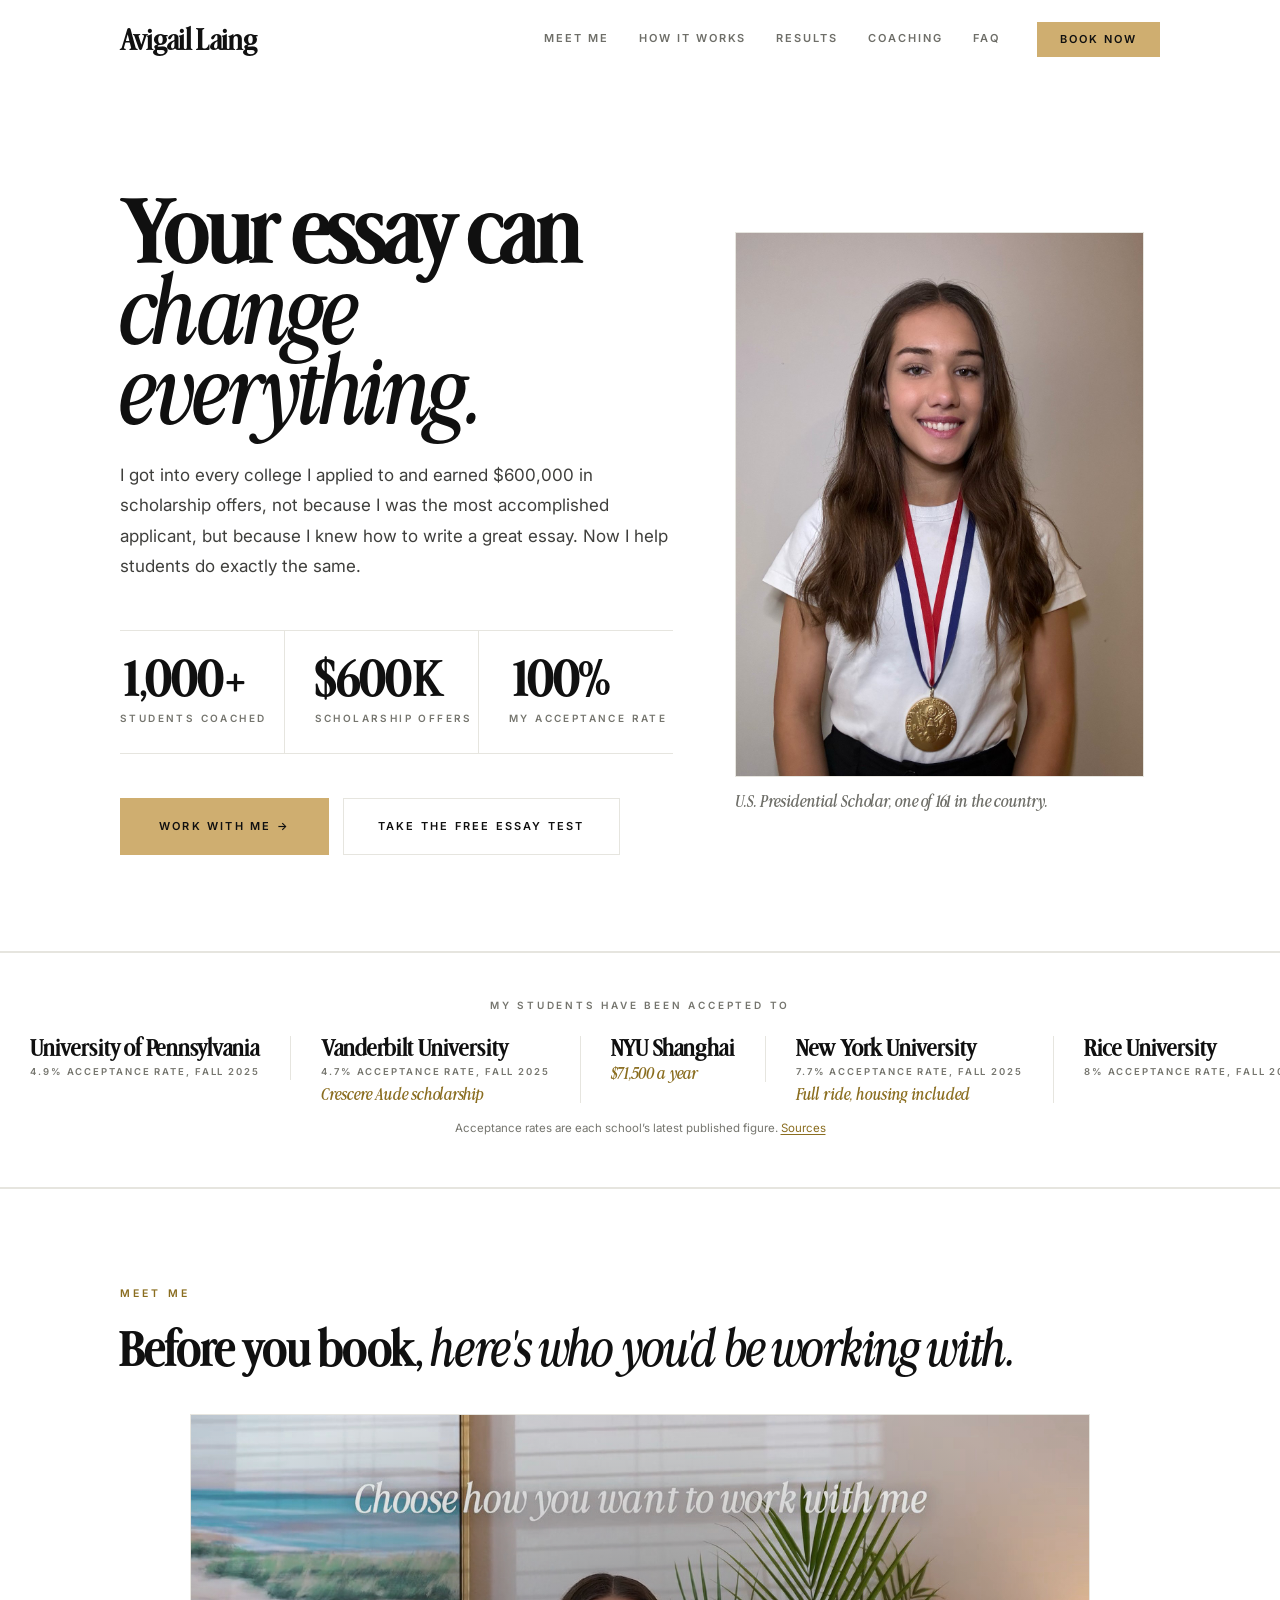
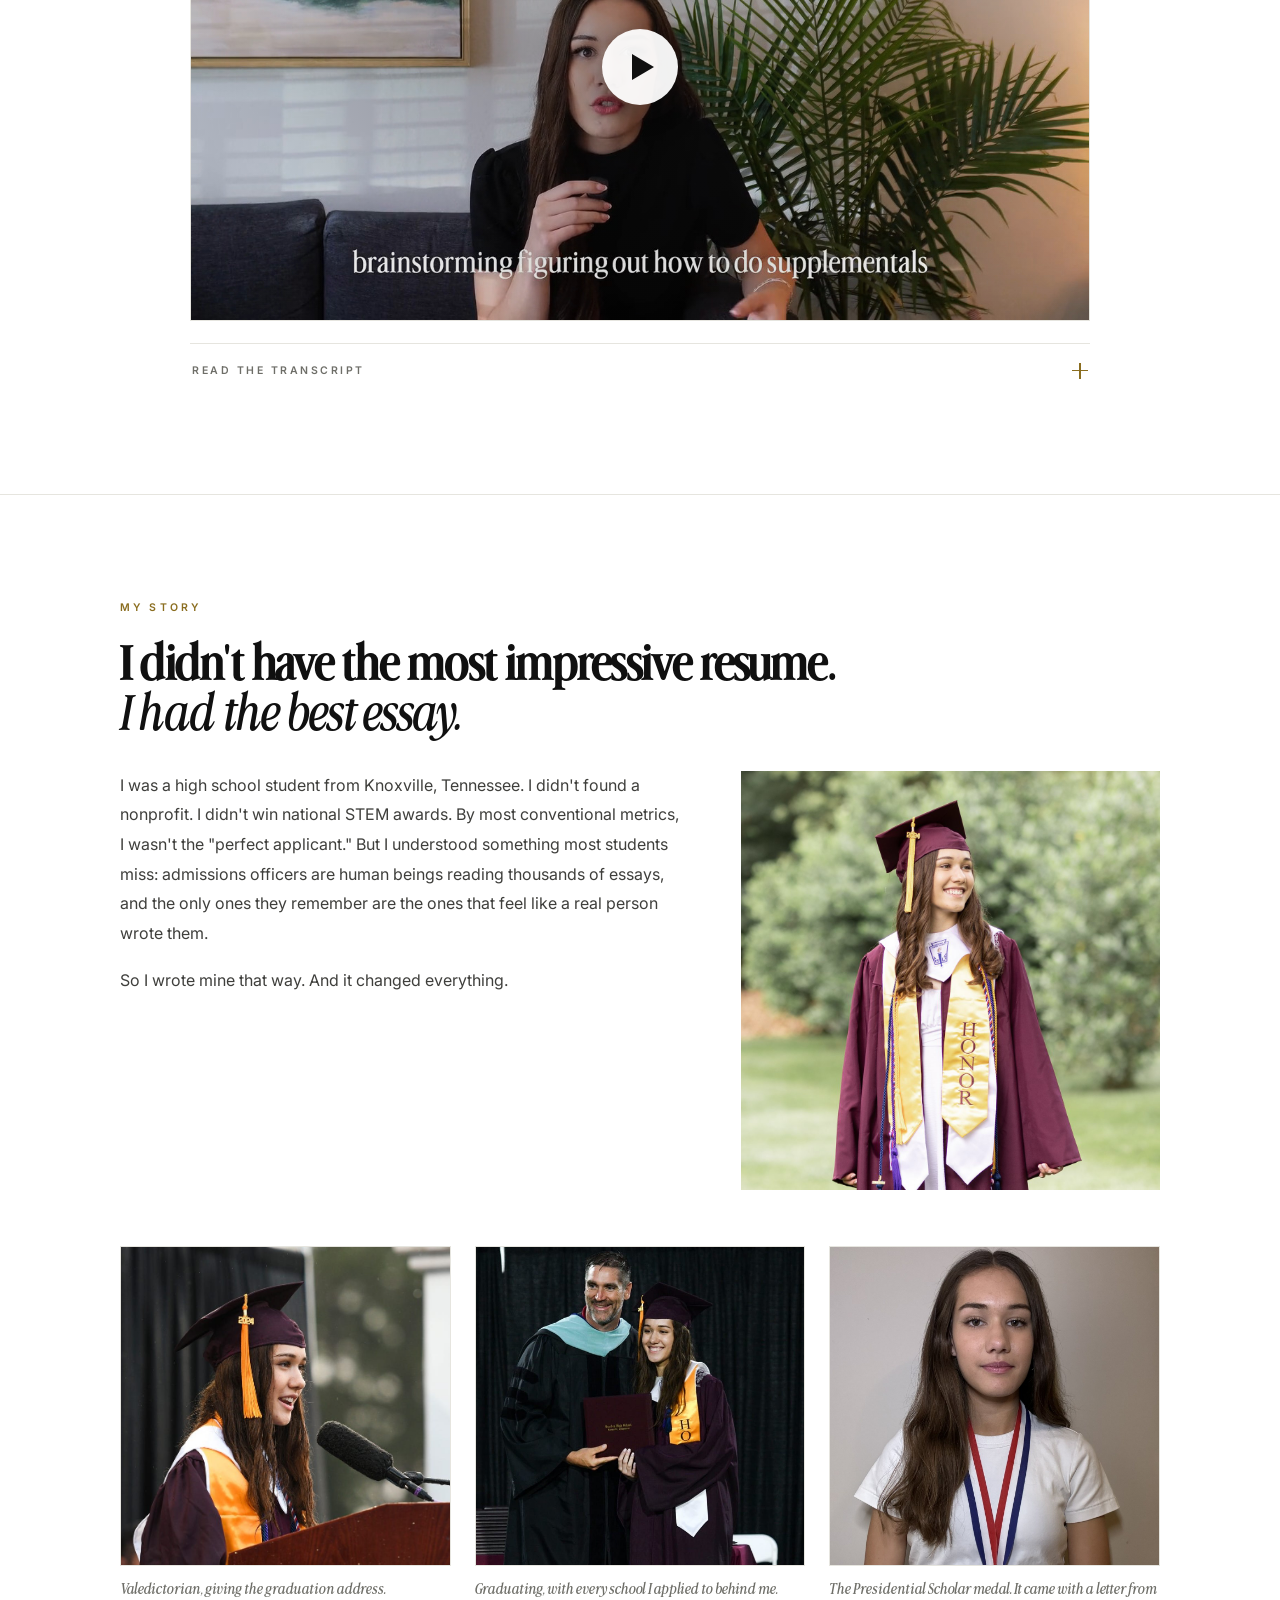
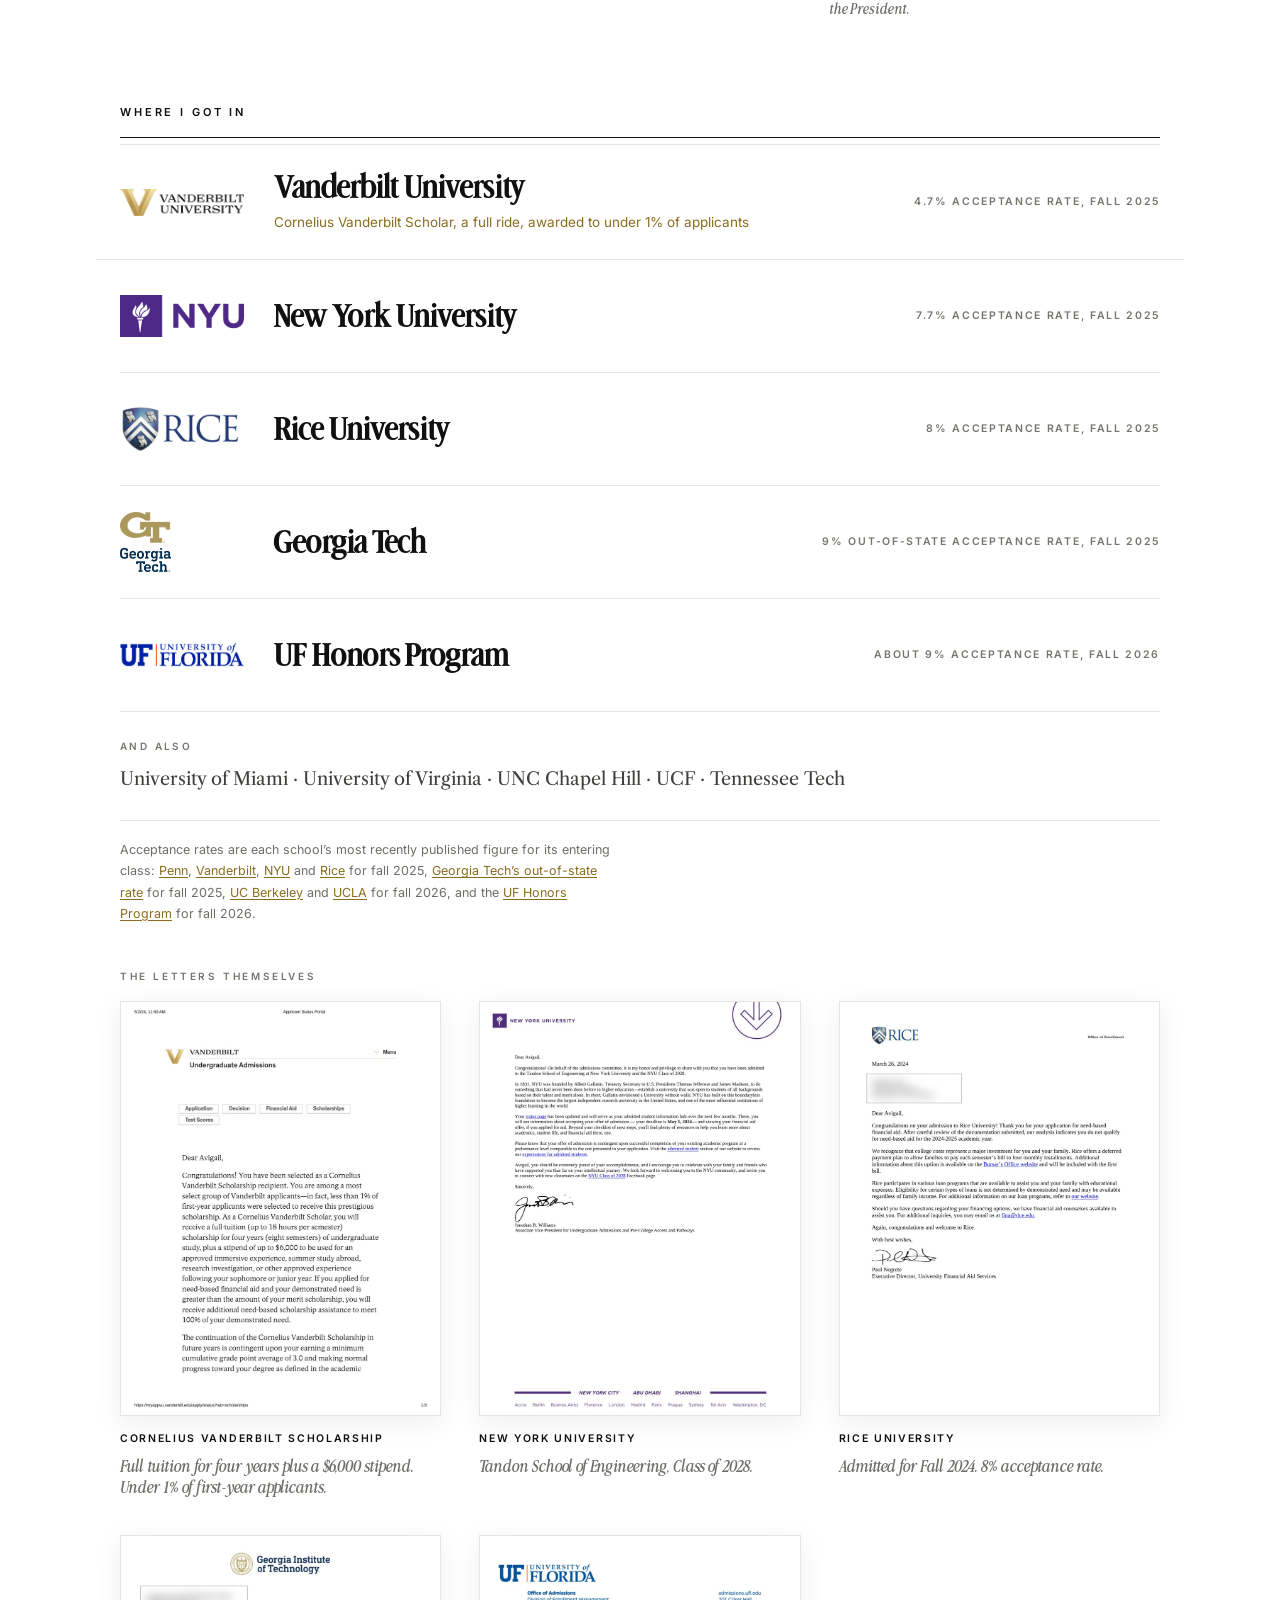
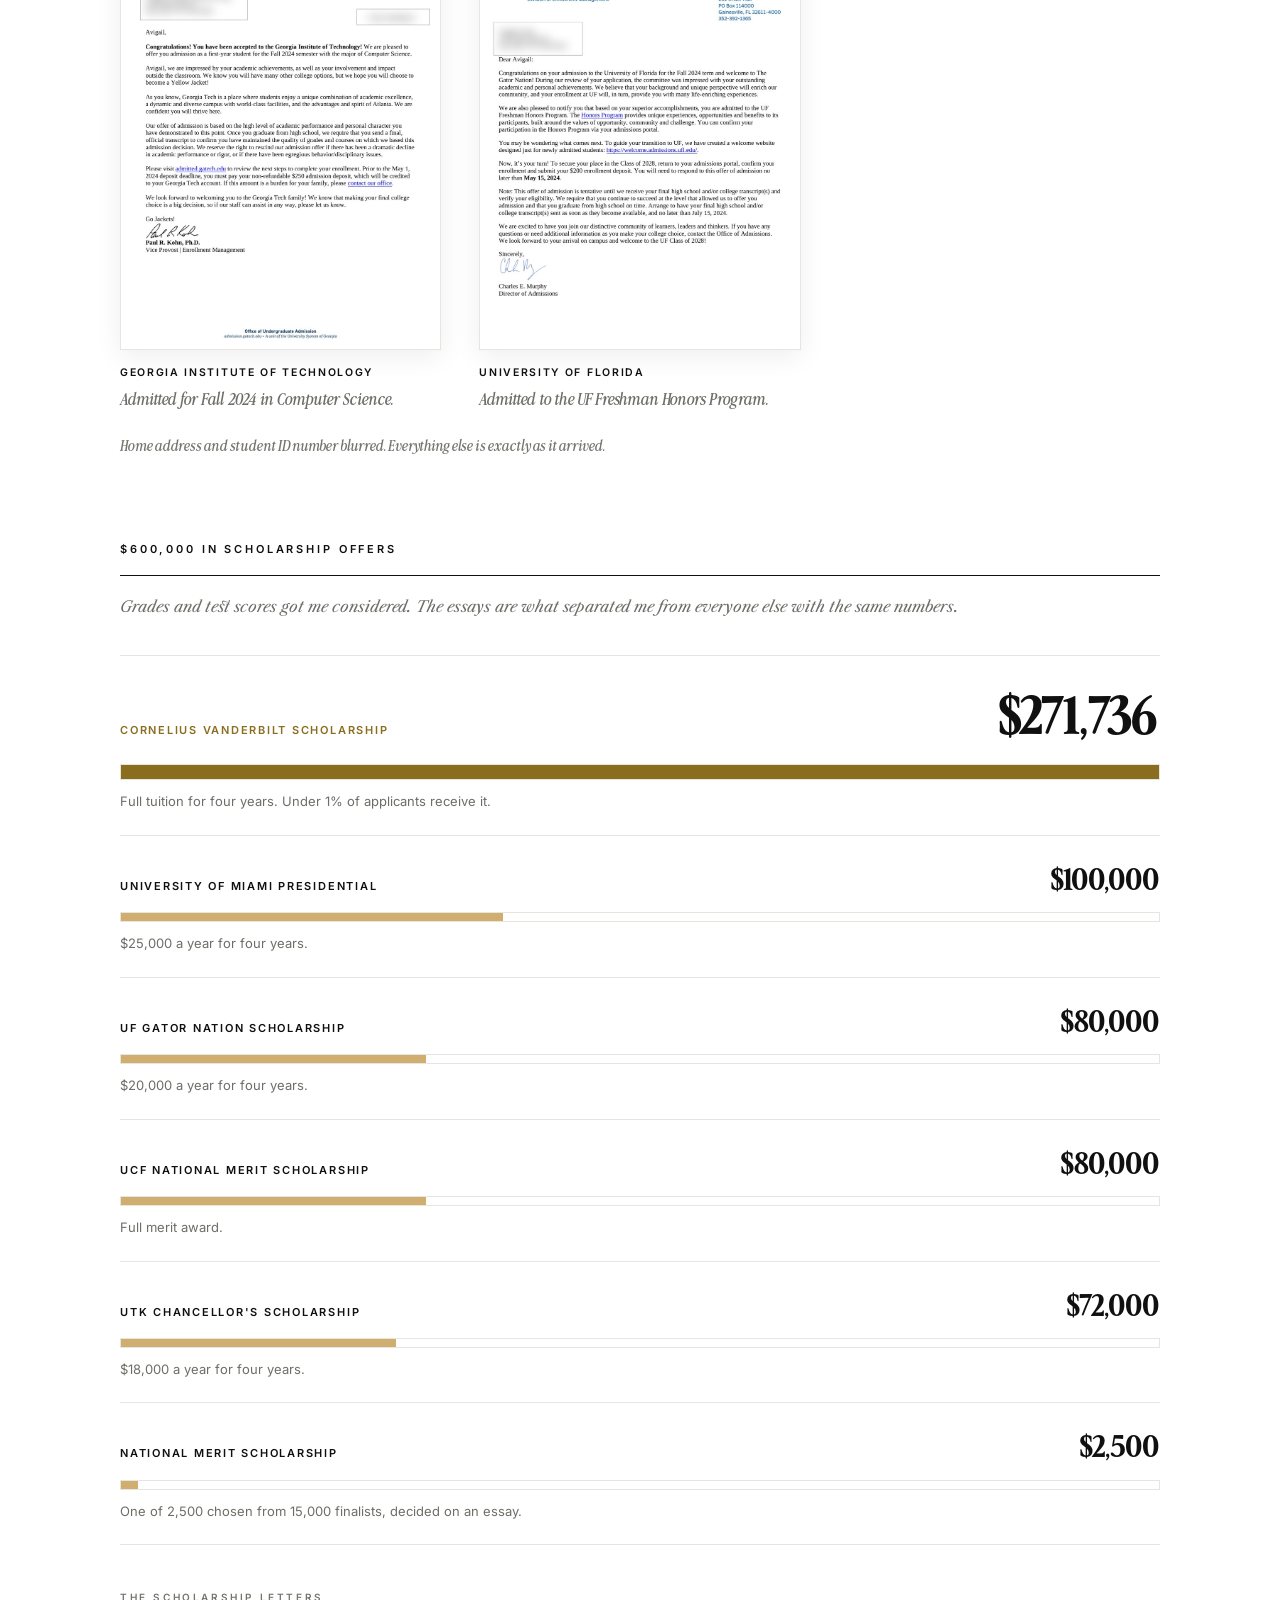
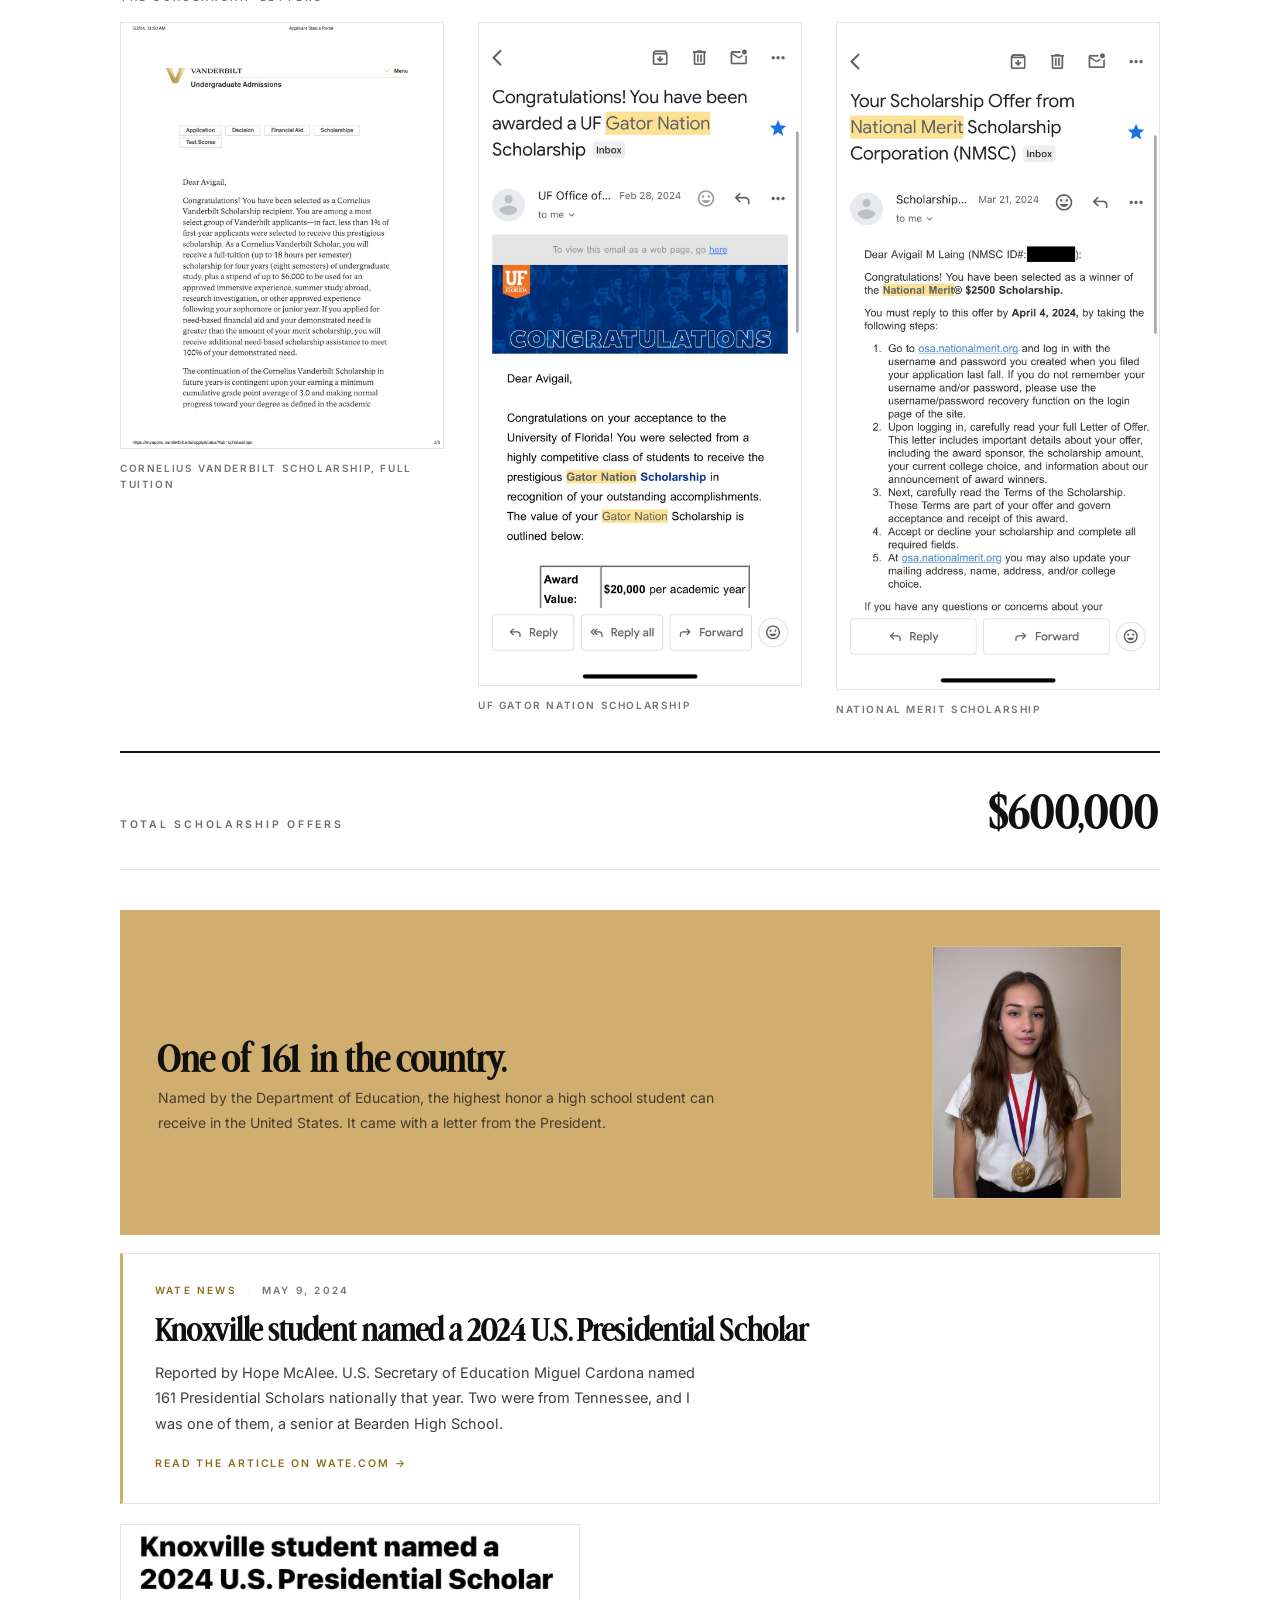
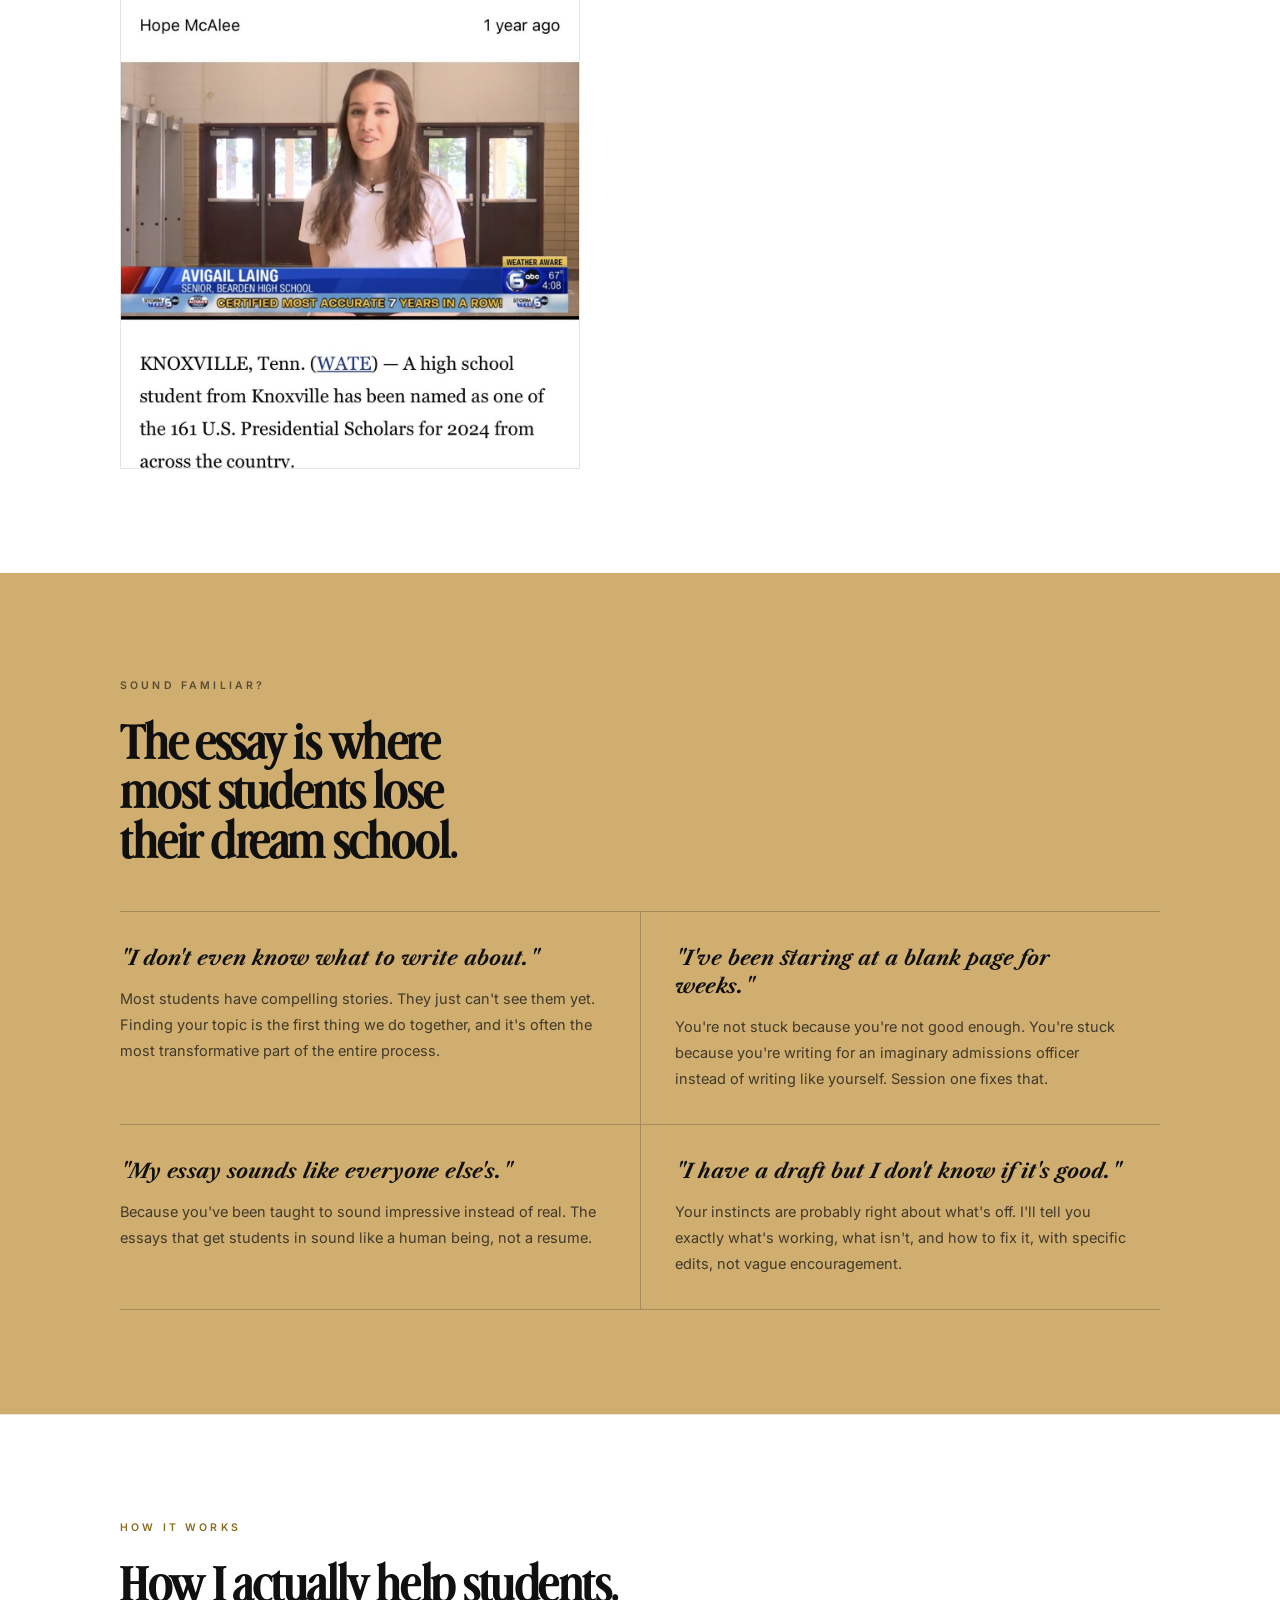
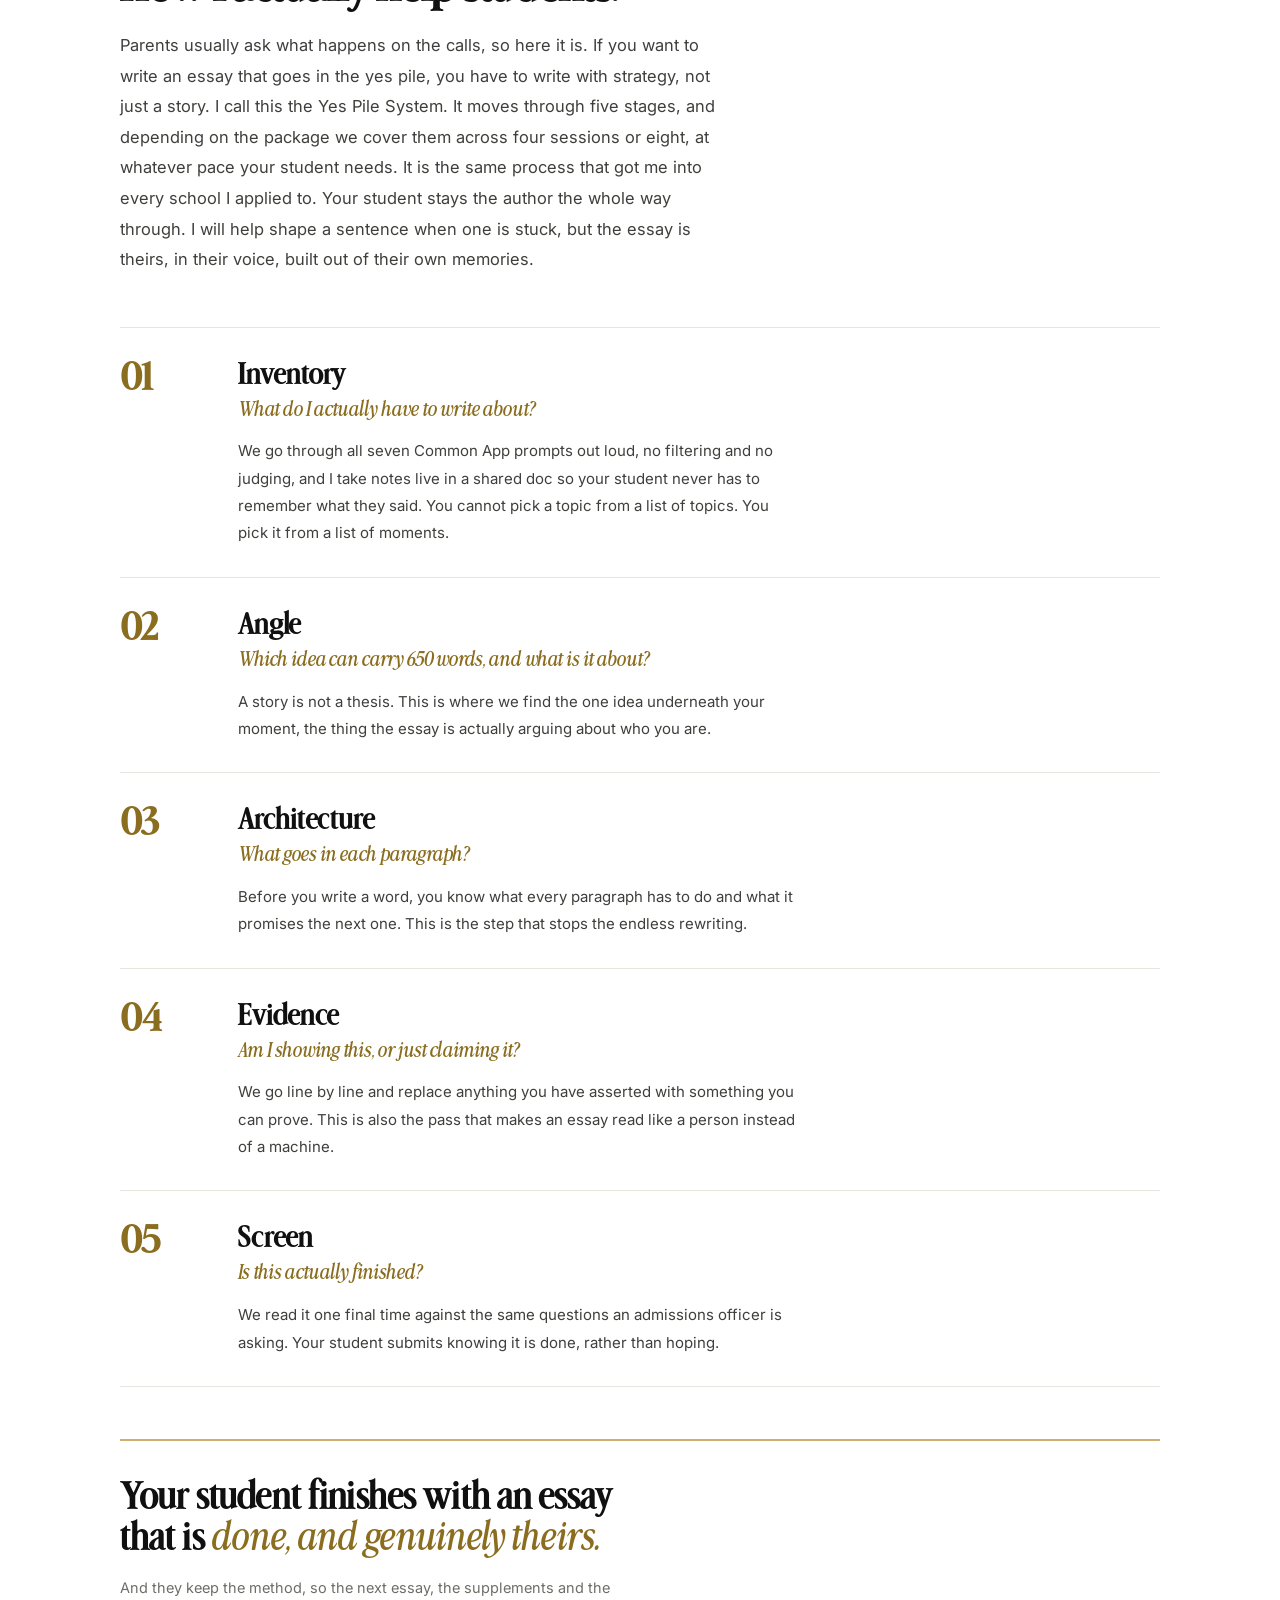
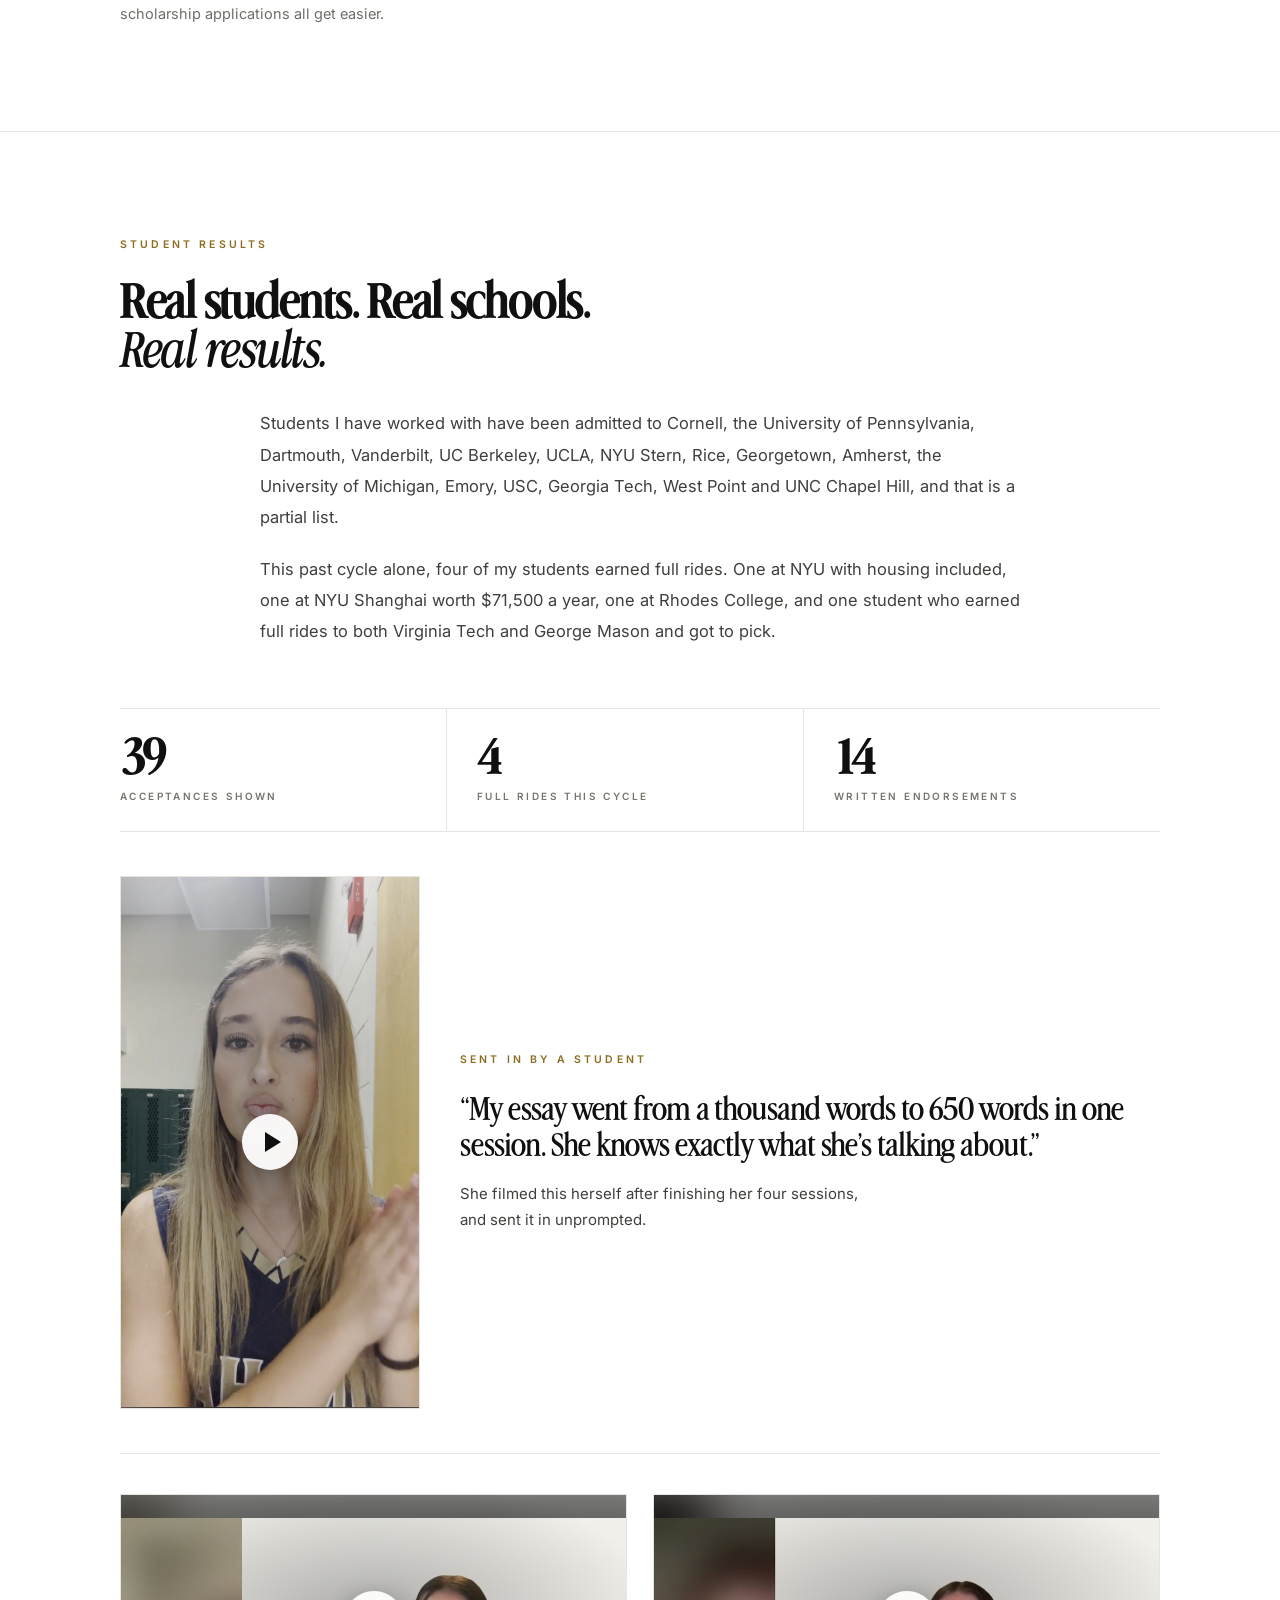
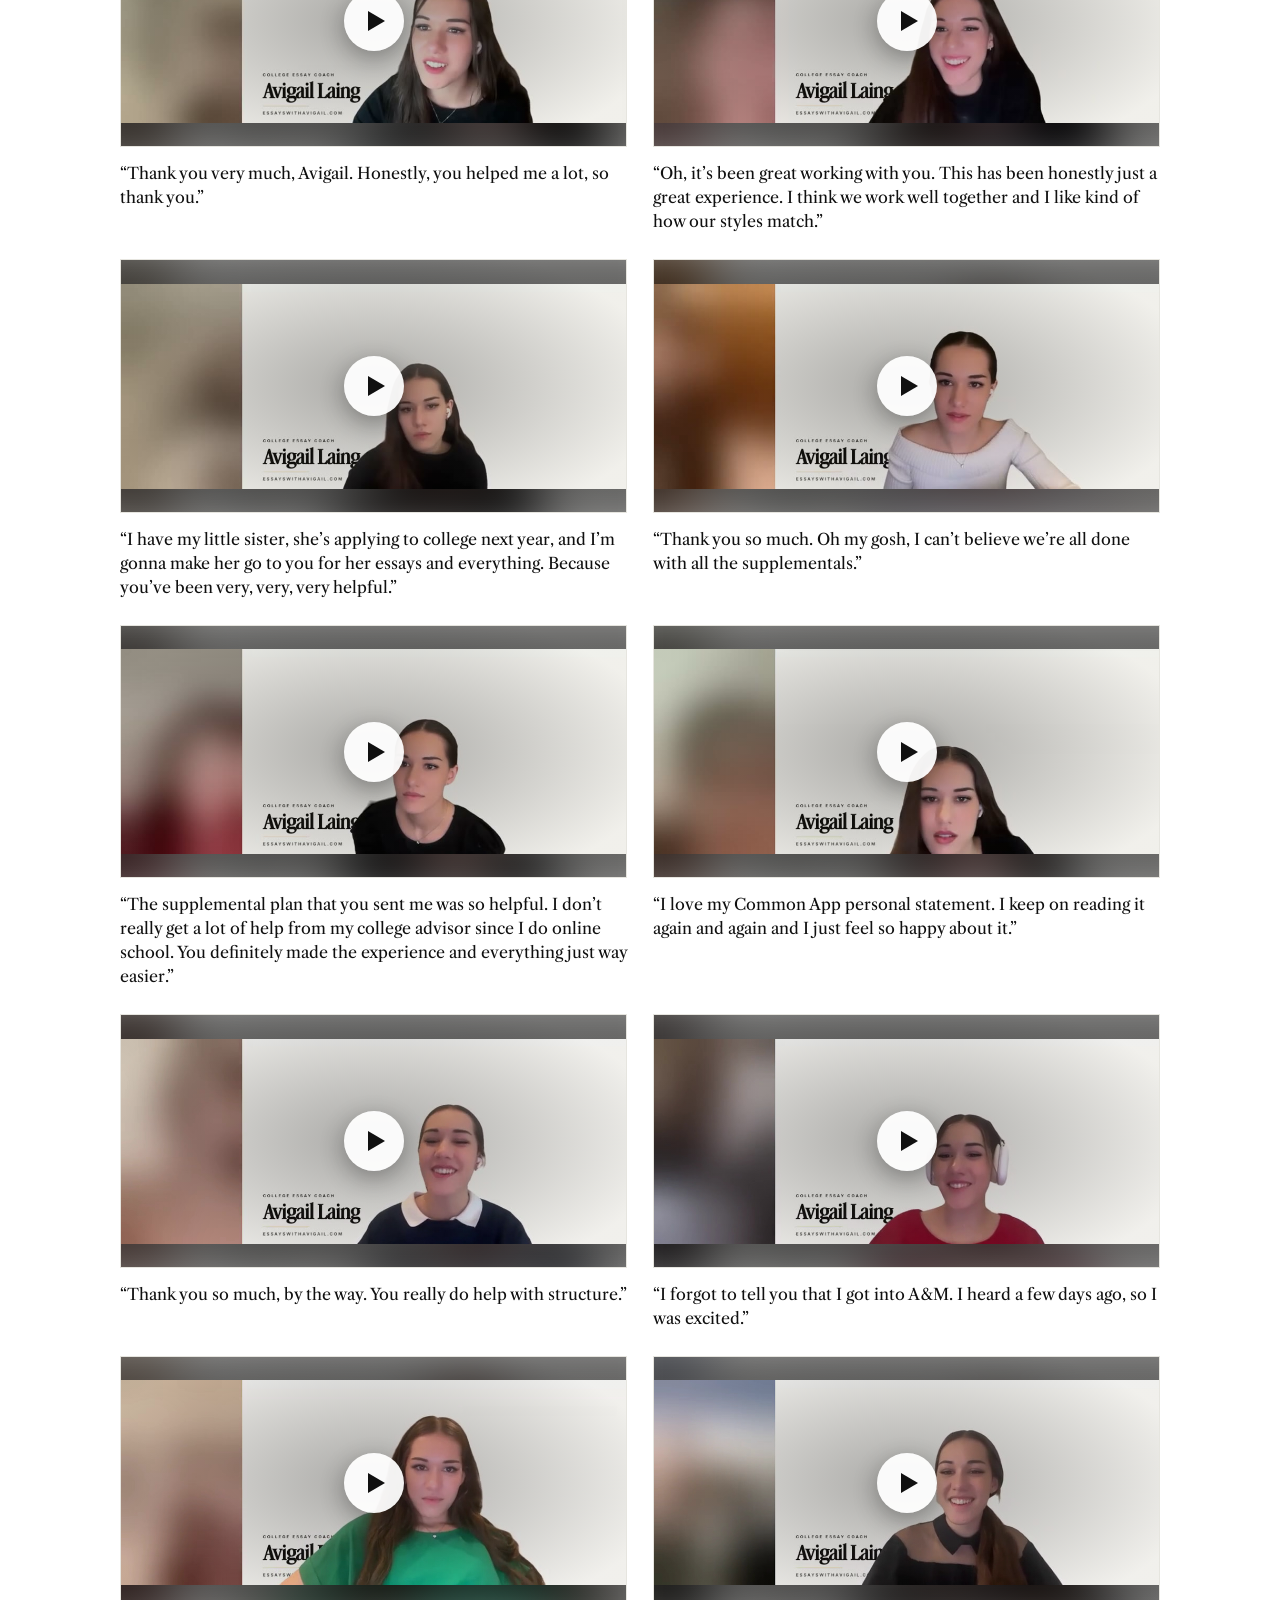
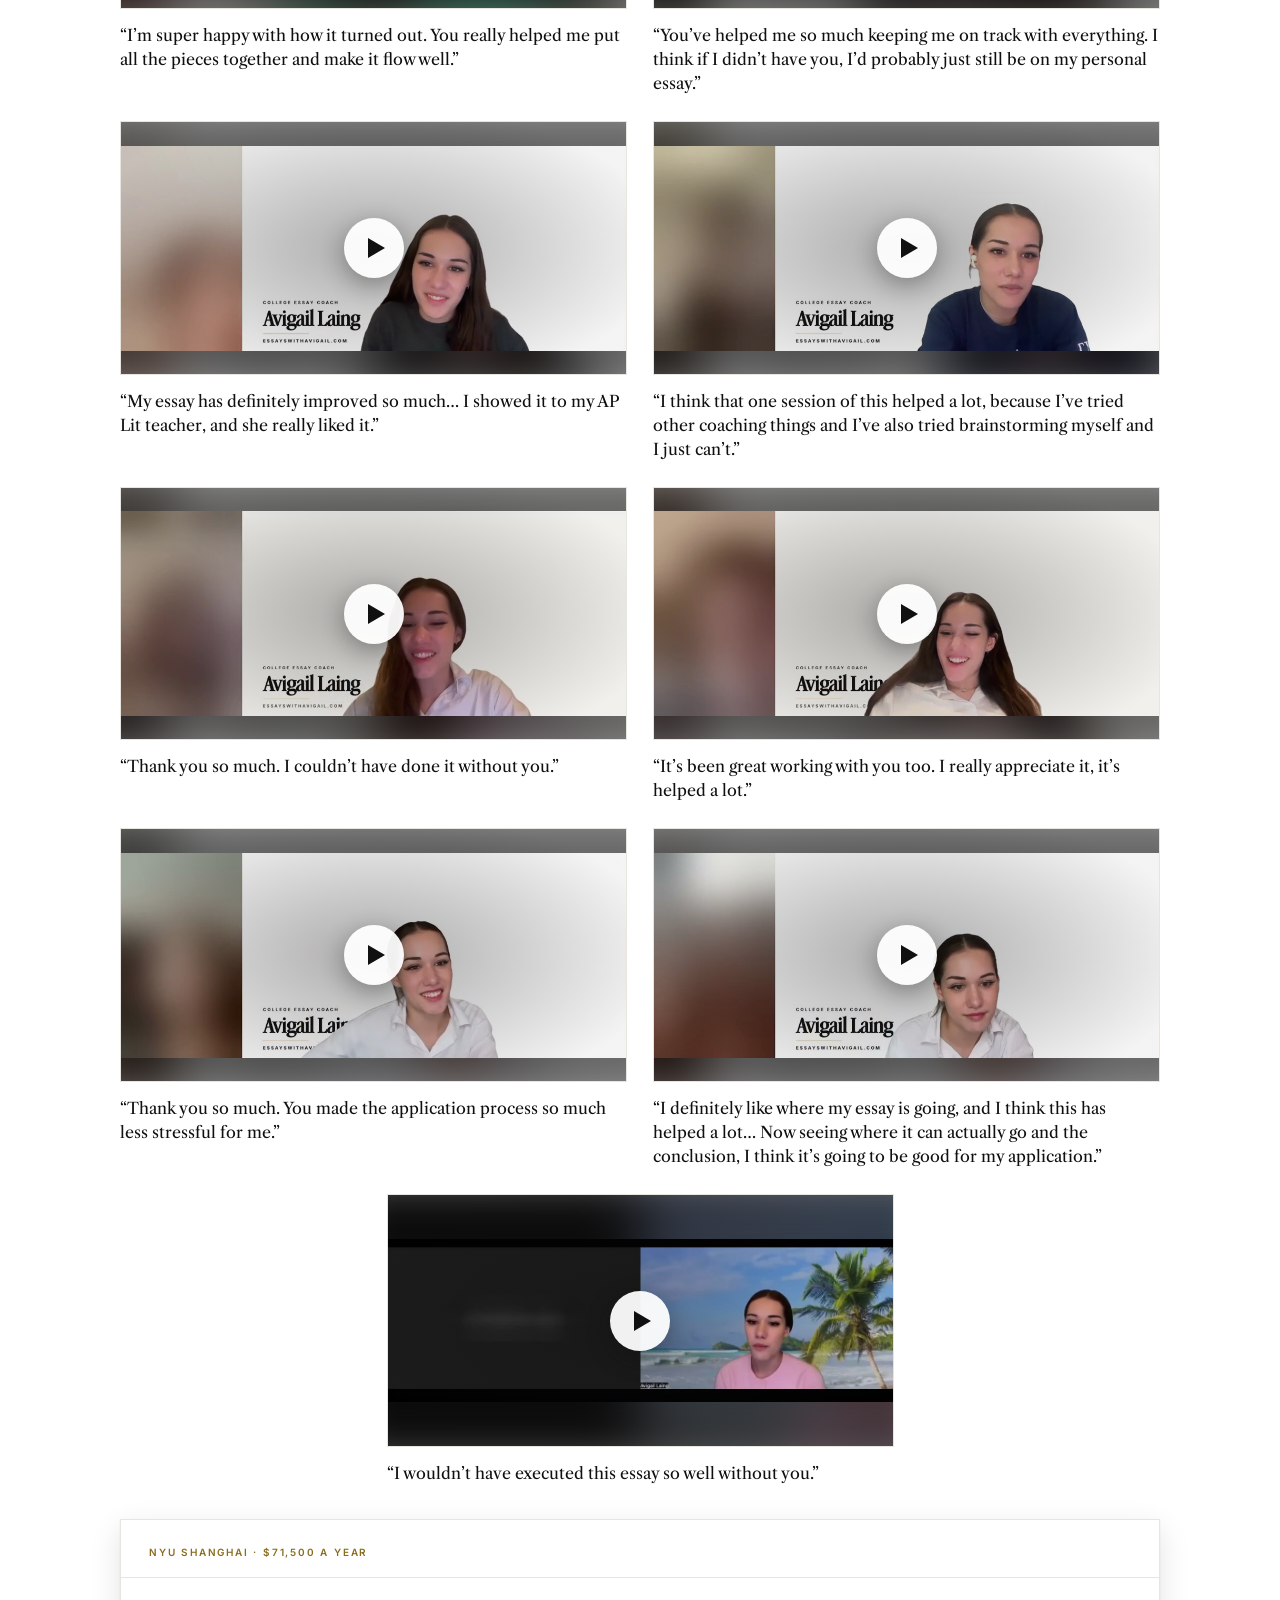
<file: index.html>
<!DOCTYPE html>
<html lang="en">
<head>
  <meta charset="UTF-8"/>
  <meta name="viewport" content="width=device-width, initial-scale=1.0"/>
  <title>College Essay Coach | Avigail Laing</title>
  <meta name="description" content="1:1 college essay coaching with Avigail Laing. I got into every college I applied to and earned $600,000 in scholarship offers, and I have coached 1,000+ students into Cornell, Penn, Vanderbilt, NYU, UCLA and more."/>
  <link rel="canonical" href="https://essayswithavigail.com/"/>
  <meta name="robots" content="index, follow"/>

  <meta property="og:type" content="website"/>
  <meta property="og:site_name" content="Essays with Avigail"/>
  <meta property="og:url" content="https://essayswithavigail.com/"/>
  <meta property="og:title" content="Avigail Laing | College Essay Coach"/>
  <meta property="og:description" content="1:1 college essay coaching. 1,000+ students coached into Cornell, Penn, Vanderbilt, NYU, UCLA and more."/>
  <meta name="twitter:card" content="summary_large_image"/>
  <meta name="twitter:title" content="Avigail Laing | College Essay Coach"/>
  <meta name="twitter:description" content="1:1 college essay coaching. 1,000+ students coached into Cornell, Penn, Vanderbilt, NYU, UCLA and more."/>
  <link href="https://fonts.googleapis.com/css2?family=Libre+Caslon+Text:ital,wght@0,400;0,700;1,400&family=Inter:wght@300;400;500;600;700&display=swap" rel="stylesheet"/>
  <link rel="icon" href="/favicon.ico" sizes="32x32"/>
  <link rel="icon" type="image/png" sizes="16x16" href="/favicon-16x16.png"/>
  <link rel="icon" type="image/png" sizes="32x32" href="/favicon-32x32.png"/>
  <link rel="apple-touch-icon" href="/apple-touch-icon.png"/>
  <link rel="manifest" href="/site.webmanifest"/>
  <meta name="theme-color" content="#ffffff"/>
  <link rel="stylesheet" href="style.css?v=72d28d3b"/>
</head>
<body>
<nav class="nav" id="nav">
  <div class="nav-inner">
    <a href="#top" class="nav-logo">Avigail Laing</a>
    <button class="nav-burger" type="button" aria-label="Open menu"
            aria-expanded="false" aria-controls="nav-links">
      <span></span><span></span><span></span>
    </button>
    <div class="nav-links" id="nav-links">
      <a href="#meet">Meet Me</a>
      <a href="#method">How It Works</a>
      <a href="/results">Results</a>
      <a href="#offers">Coaching</a>
      <a href="#faq">FAQ</a>
      <a href="#offers" class="nav-cta">Book Now</a>
    </div>
  </div>
</nav>

<section class="hero" id="top">
  <div class="hero-grain"></div>
  <div class="hero-inner">
    <div class="hero-grid">
      <div class="hero-text">
    <h1 class="hero-h1">Your essay can<br/><em>change everything.</em></h1>
    <p class="hero-p">I got into every college I applied to and earned $600,000 in scholarship offers, not because I was the most accomplished applicant, but because I knew how to write a great essay. Now I help students do exactly the same.</p>
    <div class="hero-stats">
      <div class="hstat"><span class="hstat-n">1,000+</span><span class="hstat-l">Students Coached</span></div>
      <div class="hstat-div"></div>
      <div class="hstat"><span class="hstat-n">$600K</span><span class="hstat-l">Scholarship Offers</span></div>
      <div class="hstat-div"></div>
      <div class="hstat"><span class="hstat-n">100%</span><span class="hstat-l">My Acceptance Rate</span></div>
    </div>
    <div class="hero-ctas">
      <a href="#offers" class="btn-gold">Work With Me &rarr;</a>
      <a href="https://stan.store/avigaillaing/p/free-the-yes-pile-test" target="_blank" rel="noopener" class="btn-ghost">Take the free essay test</a>
    </div>
      </div>
      <figure class="hero-photo">
        <img src="media/photos/medal.jpg" alt="Avigail Laing wearing her U.S. Presidential Scholar medal" loading="eager" fetchpriority="high"/>
        <figcaption>U.S. Presidential Scholar, one of 161 in the country.</figcaption>
      </figure>
    </div>
  </div>
</section>
<section class="marquee-section">
  <div class="marquee-label">My students have been accepted to</div>
  <div class="marquee-track-wrap">
    <div class="marquee-track">
      <span class="school-pill"><span class="mq-school">University of Pennsylvania</span><span class="mq-rate">4.9% acceptance rate, fall 2025</span></span>
      <span class="school-pill"><span class="mq-school">Vanderbilt University</span><span class="mq-rate">4.7% acceptance rate, fall 2025</span><span class="mq-schol">Crescere Aude scholarship</span></span>
      <span class="school-pill"><span class="mq-school">NYU Shanghai</span><span class="mq-schol">$71,500 a year</span></span>
      <span class="school-pill"><span class="mq-school">New York University</span><span class="mq-rate">7.7% acceptance rate, fall 2025</span><span class="mq-schol">Full ride, housing included</span></span>
      <span class="school-pill"><span class="mq-school">Rice University</span><span class="mq-rate">8% acceptance rate, fall 2025</span></span>
      <span class="school-pill"><span class="mq-school">Cornell University</span></span>
      <span class="school-pill"><span class="mq-school">Dartmouth College</span></span>
      <span class="school-pill"><span class="mq-school">UC Berkeley</span><span class="mq-rate">10.5% acceptance rate, fall 2026</span><span class="mq-schol">Regents Scholarship</span></span>
      <span class="school-pill"><span class="mq-school">UCLA</span><span class="mq-rate">10.8% acceptance rate, fall 2026</span></span>
      <span class="school-pill"><span class="mq-school">Georgia Tech</span><span class="mq-rate">9% out-of-state acceptance rate, fall 2025</span></span>
      <span class="school-pill"><span class="mq-school">USC</span></span>
      <span class="school-pill"><span class="mq-school">West Point</span></span>
      <span class="school-pill"><span class="mq-school">Georgetown University</span></span>
      <span class="school-pill"><span class="mq-school">Amherst College</span></span>
      <span class="school-pill"><span class="mq-school">Emory University</span></span>
      <span class="school-pill"><span class="mq-school">University of Michigan</span></span>
      <span class="school-pill"><span class="mq-school">UNC Chapel Hill</span></span>
      <span class="school-pill"><span class="mq-school">Rhodes College</span><span class="mq-schol">Full ride</span></span>
      <span class="school-pill"><span class="mq-school">Virginia Tech</span><span class="mq-schol">Full ride</span></span>
      <span class="school-pill"><span class="mq-school">George Mason University</span><span class="mq-schol">Full ride</span></span>
      <span class="school-pill"><span class="mq-school">Arizona State University</span><span class="mq-schol">$406,000 in merit offers</span></span>
      <span class="school-pill"><span class="mq-school">Le Moyne College</span><span class="mq-schol">Scholarships at every school</span></span>
      <span class="school-pill"><span class="mq-school">University of Pittsburgh</span></span>
      <span class="school-pill"><span class="mq-school">University of Florida</span></span>
      <span class="school-pill"><span class="mq-school">University of Pennsylvania</span><span class="mq-rate">4.9% acceptance rate, fall 2025</span></span>
      <span class="school-pill"><span class="mq-school">Vanderbilt University</span><span class="mq-rate">4.7% acceptance rate, fall 2025</span><span class="mq-schol">Crescere Aude scholarship</span></span>
      <span class="school-pill"><span class="mq-school">NYU Shanghai</span><span class="mq-schol">$71,500 a year</span></span>
      <span class="school-pill"><span class="mq-school">New York University</span><span class="mq-rate">7.7% acceptance rate, fall 2025</span><span class="mq-schol">Full ride, housing included</span></span>
      <span class="school-pill"><span class="mq-school">Rice University</span><span class="mq-rate">8% acceptance rate, fall 2025</span></span>
      <span class="school-pill"><span class="mq-school">Cornell University</span></span>
      <span class="school-pill"><span class="mq-school">Dartmouth College</span></span>
      <span class="school-pill"><span class="mq-school">UC Berkeley</span><span class="mq-rate">10.5% acceptance rate, fall 2026</span><span class="mq-schol">Regents Scholarship</span></span>
      <span class="school-pill"><span class="mq-school">UCLA</span><span class="mq-rate">10.8% acceptance rate, fall 2026</span></span>
      <span class="school-pill"><span class="mq-school">Georgia Tech</span><span class="mq-rate">9% out-of-state acceptance rate, fall 2025</span></span>
      <span class="school-pill"><span class="mq-school">USC</span></span>
      <span class="school-pill"><span class="mq-school">West Point</span></span>
      <span class="school-pill"><span class="mq-school">Georgetown University</span></span>
      <span class="school-pill"><span class="mq-school">Amherst College</span></span>
      <span class="school-pill"><span class="mq-school">Emory University</span></span>
      <span class="school-pill"><span class="mq-school">University of Michigan</span></span>
      <span class="school-pill"><span class="mq-school">UNC Chapel Hill</span></span>
      <span class="school-pill"><span class="mq-school">Rhodes College</span><span class="mq-schol">Full ride</span></span>
      <span class="school-pill"><span class="mq-school">Virginia Tech</span><span class="mq-schol">Full ride</span></span>
      <span class="school-pill"><span class="mq-school">George Mason University</span><span class="mq-schol">Full ride</span></span>
      <span class="school-pill"><span class="mq-school">Arizona State University</span><span class="mq-schol">$406,000 in merit offers</span></span>
      <span class="school-pill"><span class="mq-school">Le Moyne College</span><span class="mq-schol">Scholarships at every school</span></span>
      <span class="school-pill"><span class="mq-school">University of Pittsburgh</span></span>
      <span class="school-pill"><span class="mq-school">University of Florida</span></span>
    </div>
  </div>
  <div class="container"><p class="mq-source">Acceptance rates are each school&rsquo;s latest published figure. <a href="#rate-sources">Sources</a></p></div>
</section>
<section class="intro-video-section" id="meet">
  <div class="container">
    <div class="section-label">Meet Me</div>
    <h2 class="section-h2">Before you book, <em>here's who you'd be working with.</em></h2>
    <div class="video-wrap">
      <video
        class="intro-video"
        controls
        playsinline
        preload="none"
        poster="media/avigail-intro-v2-poster.jpg"
        aria-label="Avigail Laing introducing her college essay coaching">
        <source src="media/avigail-intro-v2.mp4" type="video/mp4"/>
          <track kind="captions" srclang="en" label="English" src="media/captions/avigail-intro-v2.vtt"/>
        Your browser can't play this video. The full transcript is below.
      </video>
    </div>
    <details class="video-transcript">
      <summary>Read the transcript<span class="faq-icon"></span></summary>
      <div class="video-transcript-body">
        <p>Hi, I'm Avigail Laing, and I got into every single college I applied to, including NYU, Rice, and Vanderbilt. And Vanderbilt gave me a full tuition scholarship that only goes to under 1% of applicants. In total, I earned over $600,000 in merit scholarship offers, and I was named a US presidential scholar, one of only 161 chosen annually in the country each year, but I didn't found a nonprofit or do any crazy extracurriculars. So how did I do it? Well, I figured out how to write really good college essays, the kind that make admissions officers actually read all the way through and then walk away knowing what value I bring to their college as a student.</p>
        <p>Since then, I've taught that same strategy to over a thousand students, helping them write college essays that have gotten them into schools like Penn, Dartmouth, UC Berkeley with a Regents Scholarship, Cornell, NYU with a full ride twice, Georgetown, West Point, UCLA, USC, and so many more. In the class of 2026 alone, four of my students got full ride scholarships. One to NYU with housing included, one to NYU Shanghai for $71,000 a year, another to Rhodes College, and one who got full rides to both Virginia Tech and George Mason. And my other students have earned countless merit scholarships from schools like UCSD, TCU, U Miami, and so many others, which are all included in the results section of my website.</p>
        <p>I know exactly how overwhelming the college essay process can be, and my job is taking the guesswork out of that process and making it easy and straightforward for you so that when you're done with your essays, you know for sure that you did them right, that they're going to move the needle in a positive direction for you, and that admissions officers are going to see that you're an asset to their school when they read those essays.</p>
        <p>So how do you get my help? Well, there are three ways, depending on how much help you want. If you want live one-on-one support from me to get help writing your essay, brainstorming, figuring out how to do supplementals, I offer one-on-one coaching. You can either book a single session or I offer discounted packages with multiple sessions where I will walk you through the entire process of creating your Common App essay, your supplementals, or both. The packages are definitely my most popular option because they give you help throughout every single step of the process. I'll be there with you when you're brainstorming. I'll help you pick a good topic, write your outlines, and make sure that your essays include a level of detail that moves the needle in a positive direction for you. The packages include unlimited email support for me in between every call, and I run all the calls myself. I don't have a team. I give you all the feedback myself. And at the end of every call, you'll have a PDF and document with all of the recommendations that I gave you, edits, and everything that we worked on.</p>
        <p>If scheduling is hard for you and you'd rather not do a call, I also offer asynchronous written edits on your essays. So whether you need me just to do like a one-time essay edit and send you back feedback within 48 hours and edits, I can do that, or I also have editing packages where I will give you multiple revisions of your Common App essay, supplementals, or both. This is a better option for you if you have like a really busy schedule and you are not sure if you'll be able to easily schedule calls with me. Because I can give you the same level of feedback and the same amount of edits just without you having the hassle of scheduling this way. I also have a hybrid option where if you need help just brainstorming your topic and then want written edits on it after that, we can just do one call and then four written edits, if that works better for you too.</p>
        <p>And finally, if you want to work on this process on your own, I took literally everything that I do with my one-on-one students, the whole process of how to write a good college essay and turned it into a 36 document system with documents walking you through every single step of how to write a good college essay and your supplementals too. It includes documents on how to brainstorm, how to come up with a good topic, how to create an outline, how to include the right details in your outline, how to make sure your essay doesn't sound like AI, how to emulate the writing style of the best essays that I've read. And it includes supplemental packs for over 12 separate schools in it too. And finally, it also has a checklist that you can run your essay through before submission to make sure that it does everything right. It is literally the most helpful thing I've put together and has all the value you could possibly need, all the advice for writing your essays from start to finish, genuinely everything that you need. It's called the Yes Pile Method or my full college essay writing system. And you can find it here on my store. The best part of it is that it actually comes with a document with multiple sample essays from my students who have gotten into top schools like Dartmouth and even my own Common App Essay and my own supplementals so that you can see what winning essays did and then figure out how to replicate that. It literally goes through all seven Common App prompts and has a sample essay for each one so that you can see how to do what the winning students did.</p>
        <p>Essay coaching is one of the best investments that you could possibly make because for such a small price, you could possibly win tens of thousands of dollars in scholarship money per year, which makes a life or death difference when it comes to being able to pay off your college loans. I've seen so many of my students get into schools that they said their GPA wasn't good enough for because of their essays. And I've also seen so many of my students get amazing scholarships that have really lightened the financial pressure on them. I would love to help you through this process and make it as easy and painless for you as I can. So you can read more on my website to figure out how to book with me. Pick whichever package works best for you. And if you have any questions, feel free to email avigaillaing@gmail.com and I would love to answer and work with you this season. Whichever way you're getting help, you are going to be getting the same strategy that got me into every single college I applied to. And I know it's going to make a difference for you. I can't wait to work together.</p>
      </div>
    </details>
  </div>
</section>
<section class="story-section" id="story">
  <div class="container">
    <div class="section-label">My Story</div>
    <h2 class="section-h2">I didn't have the most impressive resume.<br/><em>I had the best essay.</em></h2>
    <div class="story-body story-body-split">
      <div class="story-body-text">
        <p>I was a high school student from Knoxville, Tennessee. I didn't found a nonprofit. I didn't win national STEM awards. By most conventional metrics, I wasn't the "perfect applicant." But I understood something most students miss: admissions officers are human beings reading thousands of essays, and the only ones they remember are the ones that feel like a real person wrote them.</p>
        <p>So I wrote mine that way. And it changed everything.</p>
      </div>
      <div class="story-body-img">
        <img src="media/photos/grad-portrait.jpg" alt="Avigail Laing in graduation robes" loading="lazy"/>
      </div>
    </div>

    <div class="photo-strip">
      <figure><img src="media/photos/podium.jpg" alt="Avigail giving the graduation address" loading="lazy"/>
        <figcaption>Valedictorian, giving the graduation address.</figcaption></figure>
      <figure><img src="media/photos/diploma.jpg" alt="Avigail receiving her diploma" loading="lazy"/>
        <figcaption>Graduating, with every school I applied to behind me.</figcaption></figure>
      <figure><img src="media/photos/medal-close.jpg" alt="The U.S. Presidential Scholar medal" loading="lazy"/>
        <figcaption>The Presidential Scholar medal. It came with a letter from the President.</figcaption></figure>
    </div>

    <div class="story-block">
      <h3 class="story-block-h">Where I Got In</h3>
      <div class="acceptance-list">
        <div class="acc-row acc-row-hero">
          <img class="acc-logo" src="media/logos/vanderbilt.png" alt="Vanderbilt University" loading="lazy"/>
          <div class="acc-body">
            <div class="acc-school">Vanderbilt University</div>
            <div class="acc-note">Cornelius Vanderbilt Scholar, a full ride, awarded to under 1% of applicants</div>
          </div>
          <div class="acc-rate">4.7% acceptance rate, fall 2025</div>
        </div>
        <div class="acc-row">
          <img class="acc-logo" src="media/logos/nyu.png" alt="New York University" loading="lazy"/>
          <div class="acc-body">
            <div class="acc-school">New York University</div>
            
          </div>
          <div class="acc-rate">7.7% acceptance rate, fall 2025</div>
        </div>
        <div class="acc-row">
          <img class="acc-logo" src="media/logos/rice.png" alt="Rice University" loading="lazy"/>
          <div class="acc-body">
            <div class="acc-school">Rice University</div>
            
          </div>
          <div class="acc-rate">8% acceptance rate, fall 2025</div>
        </div>
        <div class="acc-row">
          <img class="acc-logo" src="media/logos/georgiatech.png" alt="Georgia Tech" loading="lazy"/>
          <div class="acc-body">
            <div class="acc-school">Georgia Tech</div>
            
          </div>
          <div class="acc-rate">9% out-of-state acceptance rate, fall 2025</div>
        </div>
        <div class="acc-row">
          <img class="acc-logo" src="media/logos/florida.png" alt="UF Honors Program" loading="lazy"/>
          <div class="acc-body">
            <div class="acc-school">UF Honors Program</div>
            
          </div>
          <div class="acc-rate">About 9% acceptance rate, fall 2026</div>
        </div>
        <div class="acc-row acc-row-more">
          <div class="acc-body">
            <div class="acc-more-label">And also</div>
            <div class="acc-more">University of Miami &middot; University of Virginia &middot; UNC Chapel Hill &middot; UCF &middot; Tennessee Tech</div>
          </div>
        </div>
      </div>
      <p class="rate-sources" id="rate-sources">Acceptance rates are each school&rsquo;s most recently published figure for its entering class: <a href="https://www.thedp.com/article/2025/06/penn-admissions-rate-class-2029" target="_blank" rel="noopener">Penn</a>, <a href="https://vanderbilthustler.com/2025/04/11/record-low-4-7-of-applicants-admitted-to-class-of-2029-regular-decision-acceptance-rate-down-to-3-3/" target="_blank" rel="noopener">Vanderbilt</a>, <a href="https://nyunews.com/news/2025/03/27/nyu-admission-rate-class-of-2029/" target="_blank" rel="noopener">NYU</a> and <a href="https://news.rice.edu/news/2025/future-full-promise-rice-welcome-largest-class-history" target="_blank" rel="noopener">Rice</a> for fall 2025, <a href="https://admission.gatech.edu/images/pdf/2025/FY-admitted-profile-full-2025.pdf" target="_blank" rel="noopener">Georgia Tech&rsquo;s out-of-state rate</a> for fall 2025, <a href="https://admission.universityofcalifornia.edu/campuses-majors/berkeley/first-year-admit-data.html" target="_blank" rel="noopener">UC Berkeley</a> and <a href="https://admission.universityofcalifornia.edu/campuses-majors/ucla/first-year-admit-data.html" target="_blank" rel="noopener">UCLA</a> for fall 2026, and the <a href="https://www.honors.ufl.edu/admissions/first-year-honors-student-admissions/" target="_blank" rel="noopener">UF Honors Program</a> for fall 2026.</p>

      <p class="proof-caption">The letters themselves</p>
      <div class="letters-grid">
        <figure class="letter">
          <img src="media/letters/cornelius-vanderbilt.jpg" alt="Cornelius Vanderbilt Scholarship acceptance letter" loading="lazy" decoding="async"/>
          <figcaption>
            <div class="lt-school">Cornelius Vanderbilt Scholarship</div><div class="lt-note">Full tuition for four years plus a $6,000 stipend. Under 1% of first-year applicants.</div>
          </figcaption>
        </figure>
        <figure class="letter">
          <img src="media/letters/nyu.jpg" alt="New York University acceptance letter" loading="lazy" decoding="async"/>
          <figcaption>
            <div class="lt-school">New York University</div><div class="lt-note">Tandon School of Engineering, Class of 2028.</div>
          </figcaption>
        </figure>
        <figure class="letter">
          <img src="media/letters/rice-university.jpg" alt="Rice University acceptance letter" loading="lazy" decoding="async"/>
          <figcaption>
            <div class="lt-school">Rice University</div><div class="lt-note">Admitted for Fall 2024. 8% acceptance rate.</div>
          </figcaption>
        </figure>
        <figure class="letter">
          <img src="media/letters/georgia-tech.jpg" alt="Georgia Institute of Technology acceptance letter" loading="lazy" decoding="async"/>
          <figcaption>
            <div class="lt-school">Georgia Institute of Technology</div><div class="lt-note">Admitted for Fall 2024 in Computer Science.</div>
          </figcaption>
        </figure>
        <figure class="letter">
          <img src="media/letters/university-of-florida.jpg" alt="University of Florida acceptance letter" loading="lazy" decoding="async"/>
          <figcaption>
            <div class="lt-school">University of Florida</div><div class="lt-note">Admitted to the UF Freshman Honors Program.</div>
          </figcaption>
        </figure>
      </div>
      <p class="letters-note">Home address and student ID number blurred. Everything else is exactly as it arrived.</p>
    </div>

    <div class="story-block" id="scholarships">
      <h3 class="story-block-h">$600,000 in Scholarship Offers</h3>
      <p class="story-sub">Grades and test scores got me considered. The essays are what separated me from everyone else with the same numbers.</p>
      <ol class="schol-bars">
        <li class="schol-bar schol-hero">
          <div class="sb-top">
            <span class="sb-name">Cornelius Vanderbilt Scholarship</span>
            <span class="sb-amt">$271,736</span>
          </div>
          <div class="sb-track"><span class="sb-fill" style="width:100.0%"></span></div>
          <div class="sb-note">Full tuition for four years. Under 1% of applicants receive it.</div>
        </li>
        <li class="schol-bar">
          <div class="sb-top">
            <span class="sb-name">University of Miami Presidential</span>
            <span class="sb-amt">$100,000</span>
          </div>
          <div class="sb-track"><span class="sb-fill" style="width:36.8%"></span></div>
          <div class="sb-note">$25,000 a year for four years.</div>
        </li>
        <li class="schol-bar">
          <div class="sb-top">
            <span class="sb-name">UF Gator Nation Scholarship</span>
            <span class="sb-amt">$80,000</span>
          </div>
          <div class="sb-track"><span class="sb-fill" style="width:29.4%"></span></div>
          <div class="sb-note">$20,000 a year for four years.</div>
        </li>
        <li class="schol-bar">
          <div class="sb-top">
            <span class="sb-name">UCF National Merit Scholarship</span>
            <span class="sb-amt">$80,000</span>
          </div>
          <div class="sb-track"><span class="sb-fill" style="width:29.4%"></span></div>
          <div class="sb-note">Full merit award.</div>
        </li>
        <li class="schol-bar">
          <div class="sb-top">
            <span class="sb-name">UTK Chancellor's Scholarship</span>
            <span class="sb-amt">$72,000</span>
          </div>
          <div class="sb-track"><span class="sb-fill" style="width:26.5%"></span></div>
          <div class="sb-note">$18,000 a year for four years.</div>
        </li>
        <li class="schol-bar">
          <div class="sb-top">
            <span class="sb-name">National Merit Scholarship</span>
            <span class="sb-amt">$2,500</span>
          </div>
          <div class="sb-track"><span class="sb-fill" style="width:1.6%"></span></div>
          <div class="sb-note">One of 2,500 chosen from 15,000 finalists, decided on an essay.</div>
        </li>
      </ol>
      <p class="proof-caption">The scholarship letters</p>
      <div class="awards-grid awards-grid-3">
        <figure><img src="media/awards/cornelius-vanderbilt-scholarship.jpg" alt="Cornelius Vanderbilt Scholarship offer" loading="lazy"/>
          <figcaption>Cornelius Vanderbilt Scholarship, full tuition</figcaption></figure>
        <figure><img src="media/awards/uf-gator-nation-scholarship.jpg" alt="UF Gator Nation Scholarship award" loading="lazy"/>
          <figcaption>UF Gator Nation Scholarship</figcaption></figure>
        <figure><img src="media/awards/national-merit-scholarship.jpg" alt="National Merit Scholarship offer" loading="lazy"/>
          <figcaption>National Merit Scholarship</figcaption></figure>
      </div>
      <div class="total-banner">
        <span>Total scholarship offers</span>
        <strong>$600,000</strong>
      </div>
      <div class="presidential-banner">
        <div>
          <div class="pres-eyebrow">United States Presidential Scholar</div>
          <div class="pres-title">One of 161 in the country.</div>
          <div class="pres-sub">Named by the Department of Education, the highest honor a high school student can receive in the United States. It came with a letter from the President.</div>
        </div>
        <img class="pres-medal" src="media/photos/medal-2.jpg" alt="Avigail wearing her Presidential Scholar medal" loading="lazy"/>
      </div>
      <a class="press-card" href="https://www.wate.com/news/knox-county-news/knoxville-student-named-a-2024-u-s-presidential-scholar/" target="_blank" rel="noopener">
        <div class="press-meta">
          <span class="press-outlet">WATE News</span>
          <span class="press-sep">&middot;</span>
          <span class="press-date">May 9, 2024</span>
        </div>
        <div class="press-headline">Knoxville student named a 2024 U.S. Presidential Scholar</div>
        <div class="press-sub">Reported by Hope McAlee. U.S. Secretary of Education Miguel Cardona named 161 Presidential Scholars nationally that year. Two were from Tennessee, and I was one of them, a senior at Bearden High School.</div>
        <span class="press-link">Read the article on wate.com &rarr;</span>
      </a>
      <figure class="press-shot">
        <img src="media/awards/press-wate.jpg" alt="WATE News article naming Avigail a 2024 U.S. Presidential Scholar" loading="lazy"/>
      </figure>

    </div>
  </div>
</section>
<section class="pain-section">
  <div class="container">
    <div class="section-label">Sound Familiar?</div>
    <h2 class="section-h2 narrow-h">The essay is where most students lose their dream school.</h2>
    <div class="pain-grid">
      <div class="pain-card">
        <div class="pain-q">"I don't even know what to write about."</div>
        <div class="pain-a">Most students have compelling stories. They just can't see them yet. Finding your topic is the first thing we do together, and it's often the most transformative part of the entire process.</div>
      </div>
      <div class="pain-card">
        <div class="pain-q">"I've been staring at a blank page for weeks."</div>
        <div class="pain-a">You're not stuck because you're not good enough. You're stuck because you're writing for an imaginary admissions officer instead of writing like yourself. Session one fixes that.</div>
      </div>
      <div class="pain-card">
        <div class="pain-q">"My essay sounds like everyone else's."</div>
        <div class="pain-a">Because you've been taught to sound impressive instead of real. The essays that get students in sound like a human being, not a resume.</div>
      </div>
      <div class="pain-card">
        <div class="pain-q">"I have a draft but I don't know if it's good."</div>
        <div class="pain-a">Your instincts are probably right about what's off. I'll tell you exactly what's working, what isn't, and how to fix it, with specific edits, not vague encouragement.</div>
      </div>
    </div>
  </div>
</section>
<section class="yespile-section" id="method">
  <div class="container">
    <div class="section-label">How It Works</div>
    <h2 class="section-h2">How I actually help students.</h2>
    <p class="yp-lede">Parents usually ask what happens on the calls, so here it is. If you want to write an essay that goes in the yes pile, you have to write with strategy, not just a story. I call this the Yes Pile System. It moves through five stages, and depending on the package we cover them across four sessions or eight, at whatever pace your student needs. It is the same process that got me into every school I applied to. Your student stays the author the whole way through. I will help shape a sentence when one is stuck, but the essay is theirs, in their voice, built out of their own memories.</p>
    <ol class="yp-stages">
        <li class="yp-stage">
          <div class="yp-num">01</div>
          <div class="yp-body">
            <div class="yp-name">Inventory</div>
            <div class="yp-q">What do I actually have to write about?</div>
            <p class="yp-desc">We go through all seven Common App prompts out loud, no filtering and no judging, and I take notes live in a shared doc so your student never has to remember what they said. You cannot pick a topic from a list of topics. You pick it from a list of moments.</p>
          </div>
        </li>
        <li class="yp-stage">
          <div class="yp-num">02</div>
          <div class="yp-body">
            <div class="yp-name">Angle</div>
            <div class="yp-q">Which idea can carry 650 words, and what is it about?</div>
            <p class="yp-desc">A story is not a thesis. This is where we find the one idea underneath your moment, the thing the essay is actually arguing about who you are.</p>
          </div>
        </li>
        <li class="yp-stage">
          <div class="yp-num">03</div>
          <div class="yp-body">
            <div class="yp-name">Architecture</div>
            <div class="yp-q">What goes in each paragraph?</div>
            <p class="yp-desc">Before you write a word, you know what every paragraph has to do and what it promises the next one. This is the step that stops the endless rewriting.</p>
          </div>
        </li>
        <li class="yp-stage">
          <div class="yp-num">04</div>
          <div class="yp-body">
            <div class="yp-name">Evidence</div>
            <div class="yp-q">Am I showing this, or just claiming it?</div>
            <p class="yp-desc">We go line by line and replace anything you have asserted with something you can prove. This is also the pass that makes an essay read like a person instead of a machine.</p>
          </div>
        </li>
        <li class="yp-stage">
          <div class="yp-num">05</div>
          <div class="yp-body">
            <div class="yp-name">Screen</div>
            <div class="yp-q">Is this actually finished?</div>
            <p class="yp-desc">We read it one final time against the same questions an admissions officer is asking. Your student submits knowing it is done, rather than hoping.</p>
          </div>
        </li>
    </ol>
    <div class="yp-promise">
      <p>Your student finishes with an essay that is <em>done, and genuinely theirs.</em></p>
      <span>And they keep the method, so the next essay, the supplements and the scholarship applications all get easier.</span>
    </div>
  </div>
</section>
<section class="results-teaser" id="results">
  <div class="container">
    <div class="section-label">Student Results</div>
    <h2 class="section-h2">Real students. Real schools.<br/><em>Real results.</em></h2>
    <div class="results-summary">
      <p>Students I have worked with have been admitted to Cornell, the University of Pennsylvania, Dartmouth, Vanderbilt, UC Berkeley, UCLA, NYU Stern, Rice, Georgetown, Amherst, the University of Michigan, Emory, USC, Georgia Tech, West Point and UNC Chapel Hill, and that is a partial list.</p>
      <p>This past cycle alone, four of my students earned full rides. One at NYU with housing included, one at NYU Shanghai worth $71,500 a year, one at Rhodes College, and one student who earned full rides to both Virginia Tech and George Mason and got to pick.</p>
    </div>
    <div class="teaser-stats">
      <div class="ts"><span class="ts-n">39</span><span class="ts-l">Acceptances shown</span></div>
      <div class="ts"><span class="ts-n">4</span><span class="ts-l">Full rides this cycle</span></div>
      <div class="ts"><span class="ts-n">14</span><span class="ts-l">Written endorsements</span></div>
    </div>
    <div class="vfeature">
      <div class="vfeature-video">
        <video controls playsinline preload="none" poster="media/testimonials/testimonial-18-poster.jpg" aria-label="A student who filmed and sent in her own recommendation">
          <source src="media/testimonials/testimonial-18.mp4" type="video/mp4"/>
          <track kind="captions" srclang="en" label="English" src="media/captions/testimonial-18.vtt" default/>
        </video>
      </div>
      <div class="vfeature-text">
        <div class="section-label">Sent in by a student</div>
        <blockquote class="vfeature-quote">&ldquo;My essay went from a thousand words to 650 words in one session. She knows exactly what she&rsquo;s talking about.&rdquo;</blockquote>
        <p class="vfeature-note">She filmed this herself after finishing her four sessions, and sent it in unprompted.</p>
      </div>
    </div>

    <div class="home-vt">
      <figure class="hvt">
        <video controls playsinline preload="none" poster="media/testimonials/testimonial-24-poster.jpg" aria-label="A student at the end of his four-session package">
          <source src="media/testimonials/testimonial-24.mp4" type="video/mp4"/>
          <track kind="captions" srclang="en" label="English" src="media/captions/testimonial-24.vtt" default/>
        </video>
        <figcaption>&ldquo;Thank you very much, Avigail. Honestly, you helped me a lot, so thank you.&rdquo;</figcaption>
      </figure>
      <figure class="hvt">
        <video controls playsinline preload="none" poster="media/testimonials/testimonial-23-poster.jpg" aria-label="A student on what working together was like, at her last session">
          <source src="media/testimonials/testimonial-23.mp4" type="video/mp4"/>
          <track kind="captions" srclang="en" label="English" src="media/captions/testimonial-23.vtt" default/>
        </video>
        <figcaption>&ldquo;Oh, it&rsquo;s been great working with you. This has been honestly just a great experience. I think we work well together and I like kind of how our styles match.&rdquo;</figcaption>
      </figure>
      <figure class="hvt">
        <video controls playsinline preload="none" poster="media/testimonials/testimonial-22-poster.jpg" aria-label="A student sending her younger sister to Avigail after her last call">
          <source src="media/testimonials/testimonial-22.mp4" type="video/mp4"/>
          <track kind="captions" srclang="en" label="English" src="media/captions/testimonial-22.vtt" default/>
        </video>
        <figcaption>&ldquo;I have my little sister, she&rsquo;s applying to college next year, and I&rsquo;m gonna make her go to you for her essays and everything. Because you&rsquo;ve been very, very, very helpful.&rdquo;</figcaption>
      </figure>
      <figure class="hvt">
        <video controls playsinline preload="none" poster="media/testimonials/testimonial-21-poster.jpg" aria-label="A student the day she finished every one of her supplemental essays">
          <source src="media/testimonials/testimonial-21.mp4" type="video/mp4"/>
          <track kind="captions" srclang="en" label="English" src="media/captions/testimonial-21.vtt" default/>
        </video>
        <figcaption>&ldquo;Thank you so much. Oh my gosh, I can&rsquo;t believe we&rsquo;re all done with all the supplementals.&rdquo;</figcaption>
      </figure>
      <figure class="hvt">
        <video controls playsinline preload="none" poster="media/testimonials/testimonial-20-poster.jpg" aria-label="A student on the supplemental plan, applying from online school">
          <source src="media/testimonials/testimonial-20.mp4" type="video/mp4"/>
          <track kind="captions" srclang="en" label="English" src="media/captions/testimonial-20.vtt" default/>
        </video>
        <figcaption>&ldquo;The supplemental plan that you sent me was so helpful. I don&rsquo;t really get a lot of help from my college advisor since I do online school. You definitely made the experience and everything just way easier.&rdquo;</figcaption>
      </figure>
      <figure class="hvt">
        <video controls playsinline preload="none" poster="media/testimonials/testimonial-19-poster.jpg" aria-label="A student partway through her package, on her finished personal statement">
          <source src="media/testimonials/testimonial-19.mp4" type="video/mp4"/>
          <track kind="captions" srclang="en" label="English" src="media/captions/testimonial-19.vtt" default/>
        </video>
        <figcaption>&ldquo;I love my Common App personal statement. I keep on reading it again and again and I just feel so happy about it.&rdquo;</figcaption>
      </figure>
      <figure class="hvt">
        <video controls playsinline preload="none" poster="media/testimonials/testimonial-16-poster.jpg" aria-label="A student on what the sessions help with">
          <source src="media/testimonials/testimonial-16.mp4" type="video/mp4"/>
          <track kind="captions" srclang="en" label="English" src="media/captions/testimonial-16.vtt" default/>
        </video>
        <figcaption>&ldquo;Thank you so much, by the way. You really do help with structure.&rdquo;</figcaption>
      </figure>
      <figure class="hvt">
        <video controls playsinline preload="none" poster="media/testimonials/testimonial-15-poster.jpg" aria-label="A student sharing a college acceptance during a session">
          <source src="media/testimonials/testimonial-15.mp4" type="video/mp4"/>
          <track kind="captions" srclang="en" label="English" src="media/captions/testimonial-15.vtt" default/>
        </video>
        <figcaption>&ldquo;I forgot to tell you that I got into A&amp;M. I heard a few days ago, so I was excited.&rdquo;</figcaption>
      </figure>
      <figure class="hvt">
        <video controls playsinline preload="none" poster="media/testimonials/testimonial-14-poster.jpg" aria-label="A student partway through a package, on the finished Common App essay">
          <source src="media/testimonials/testimonial-14.mp4" type="video/mp4"/>
          <track kind="captions" srclang="en" label="English" src="media/captions/testimonial-14.vtt" default/>
        </video>
        <figcaption>&ldquo;I&rsquo;m super happy with how it turned out. You really helped me put all the pieces together and make it flow well.&rdquo;</figcaption>
      </figure>
      <figure class="hvt">
        <video controls playsinline preload="none" poster="media/testimonials/testimonial-11-poster.jpg" aria-label="A student at the end of her eight-session package">
          <source src="media/testimonials/testimonial-11.mp4" type="video/mp4"/>
          <track kind="captions" srclang="en" label="English" src="media/captions/testimonial-11.vtt" default/>
        </video>
        <figcaption>&ldquo;You&rsquo;ve helped me so much keeping me on track with everything. I think if I didn&rsquo;t have you, I&rsquo;d probably just still be on my personal essay.&rdquo;</figcaption>
      </figure>
      <figure class="hvt">
        <video controls playsinline preload="none" poster="media/testimonials/testimonial-10-poster.jpg" aria-label="A student on her progress and what her English teacher said">
          <source src="media/testimonials/testimonial-10.mp4" type="video/mp4"/>
          <track kind="captions" srclang="en" label="English" src="media/captions/testimonial-10.vtt" default/>
        </video>
        <figcaption>&ldquo;My essay has definitely improved so much&hellip; I showed it to my AP Lit teacher, and she really liked it.&rdquo;</figcaption>
      </figure>
      <figure class="hvt">
        <video controls playsinline preload="none" poster="media/testimonials/testimonial-09-poster.jpg" aria-label="A student at the end of her first session">
          <source src="media/testimonials/testimonial-09.mp4" type="video/mp4"/>
          <track kind="captions" srclang="en" label="English" src="media/captions/testimonial-09.vtt" default/>
        </video>
        <figcaption>&ldquo;I think that one session of this helped a lot, because I&rsquo;ve tried other coaching things and I&rsquo;ve also tried brainstorming myself and I just can&rsquo;t.&rdquo;</figcaption>
      </figure>
      <figure class="hvt">
        <video controls playsinline preload="none" poster="media/testimonials/testimonial-12-poster.jpg" aria-label="A student at the end of a Common App essay session">
          <source src="media/testimonials/testimonial-12.mp4" type="video/mp4"/>
          <track kind="captions" srclang="en" label="English" src="media/captions/testimonial-12.vtt" default/>
        </video>
        <figcaption>&ldquo;Thank you so much. I couldn&rsquo;t have done it without you.&rdquo;</figcaption>
      </figure>
      <figure class="hvt">
        <video controls playsinline preload="none" poster="media/testimonials/testimonial-13-poster.jpg" aria-label="A student at the end of a fourth session">
          <source src="media/testimonials/testimonial-13.mp4" type="video/mp4"/>
          <track kind="captions" srclang="en" label="English" src="media/captions/testimonial-13.vtt" default/>
        </video>
        <figcaption>&ldquo;It&rsquo;s been great working with you too. I really appreciate it, it&rsquo;s helped a lot.&rdquo;</figcaption>
      </figure>
      <figure class="hvt">
        <video controls playsinline preload="none" poster="media/testimonials/testimonial-01-poster.jpg" aria-label="A student at the end of her last session">
          <source src="media/testimonials/testimonial-01.mp4" type="video/mp4"/>
          <track kind="captions" srclang="en" label="English" src="media/captions/testimonial-01.vtt" default/>
        </video>
        <figcaption>&ldquo;Thank you so much. You made the application process so much less stressful for me.&rdquo;</figcaption>
      </figure>
      <figure class="hvt">
        <video controls playsinline preload="none" poster="media/testimonials/testimonial-02-poster.jpg" aria-label="A student on how her essay came together">
          <source src="media/testimonials/testimonial-02.mp4" type="video/mp4"/>
          <track kind="captions" srclang="en" label="English" src="media/captions/testimonial-02.vtt" default/>
        </video>
        <figcaption>&ldquo;I definitely like where my essay is going, and I think this has helped a lot&hellip; Now seeing where it can actually go and the conclusion, I think it&rsquo;s going to be good for my application.&rdquo;</figcaption>
      </figure>
      <figure class="hvt">
        <video controls playsinline preload="none" poster="media/testimonials/testimonial-06-poster.jpg" aria-label="A student on working with Avigail">
          <source src="media/testimonials/testimonial-06.mp4" type="video/mp4"/>
          <track kind="captions" srclang="en" label="English" src="media/captions/testimonial-06.vtt" default/>
        </video>
        <figcaption>&ldquo;I wouldn&rsquo;t have executed this essay so well without you.&rdquo;</figcaption>
      </figure>
    </div>

    <div class="home-quotes">
      <figure class="hq">
        <figcaption>NYU Shanghai &middot; $71,500 a year</figcaption>
        <div class="hq-shot"><img src="media/results/result-nyu-shanghai.jpg" alt="NYU Shanghai acceptance email" loading="lazy" decoding="async"/></div>
        <blockquote>&ldquo;I applied Early Decision 1 to NYU Shanghai and was accepted with 71.5k in aid, so like full tuition and then some more.&rdquo;</blockquote>
      </figure>
      <figure class="hq">
        <figcaption>New York University &middot; Full ride</figcaption>
        <div class="hq-shot"><img src="media/results/result-new-york-university.jpg" alt="NYU full ride acceptance email" loading="lazy" decoding="async"/></div>
        <blockquote>&ldquo;I wanted to reach out and let you know I got into New York University on a full ride, with housing included!&rdquo;</blockquote>
      </figure>
      <figure class="hq">
        <figcaption>Cornell University</figcaption>
        <div class="hq-shot"><img src="media/results/result-cornell-university.jpg" alt="Cornell acceptance email" loading="lazy" decoding="async"/></div>
        <blockquote>&ldquo;I committed to Cornell! I can't thank you enough for all the help with my applications.&rdquo;</blockquote>
      </figure>
      <figure class="hq">
        <figcaption>University of Pittsburgh</figcaption>
        <div class="hq-shot"><img src="media/results/result-university-of-pittsburgh.jpg" alt="University of Pittsburgh acceptance message" loading="lazy" decoding="async"/></div>
        <blockquote>&ldquo;My 3.18 GPA made this a reach, and I truly believe my essay was the thing that got me in.&rdquo;</blockquote>
      </figure>
    </div>

    <div class="teaser-cta">
      <a href="/results" class="btn-gold">See all 39 results &rarr;</a>
    </div>
  </div>
</section>
<section class="chooser-section" id="choose">
  <div class="container">
    <div class="section-label">Choose Your Path</div>
    <h2 class="section-h2">Which of these <em>sounds like you?</em></h2>
        <div class="chooser">
      <div class="chooser-q">Three ways to do this. Start with whichever sounds like you.</div>
      <div class="chooser-grid">
        <a class="choice" href="#g-edits">
          <div class="choice-n">01</div>
          <div class="choice-says">&ldquo;I have a draft. I need real eyes on it.&rdquo;</div>
          <div class="choice-do">You send the draft, I send back written notes within 24 hours. Nothing to schedule, which matters if your week is full or you are in a hard time zone.</div>
          <div class="choice-price">Written edits, from <span data-price="oneEdit">$75</span></div>
        </a>
        <a class="choice" href="#g-hybrid">
          <div class="choice-n">02</div>
          <div class="choice-says">&ldquo;I know my topic. I just need it to be good.&rdquo;</div>
          <div class="choice-do">One call to lock the idea and the outline, then I edit in writing until it is finished. Only one thing to schedule.</div>
          <div class="choice-price">One call, then edits, <span data-price="hybrid">$249</span></div>
        </a>
        <a class="choice" href="#g-calls">
          <div class="choice-n">03</div>
          <div class="choice-says">&ldquo;I have no idea what to write about.&rdquo;</div>
          <div class="choice-do">We get on a call and find your story together. This is the one most students need, and it is the part that is hardest to do alone.</div>
          <div class="choice-price">Live 1:1 sessions, from <span data-price="session">$85</span></div>
        </a>
      </div>
      <p class="chooser-timing">Most students start the summer before senior year, and things get tight around the November 1 deadlines. Earlier is calmer, but I have taken students from a blank page to submitted in under two weeks.</p>
    </div>


  </div>
</section>
<section class="offers-section" id="offers">
  <div class="container">
    <div class="section-label">Work With Me</div>
    <h2 class="section-h2">Choose your path to a<br/><em>submission-ready essay.</em></h2>
    <p class="offers-sub">Written edits or live 1:1 calls, whichever fits your schedule. No templates. No generic feedback. Just the exact strategy I used to earn $600K in scholarship offers, applied to you.</p>

    <div class="offer-group" id="g-edits">Get written edits, no calls needed</div>
    <p class="offer-group-sub">Same eye, no calendar. You send the draft, I send back written notes. This is the fastest way to work with me if your schedule is the problem, or if you are in a time zone that makes calls hard.</p>

    <div class="offer-row">
      <div class="offer-card-wrap">
        <div class="offer-head">
          <div>
            <div class="offer-title">Common App + Supplementals Edited</div>
            <div class="offer-subtitle">Eight written reviews &middot; your Common App essay + up to 4 supplementals</div>
          </div>
          <div class="offer-price-wrap">
            <div class="offer-price"><span data-price="bothEdit">$399</span></div>
          </div>
        </div>
        <p class="offer-desc">Eight written reviews to use across your Common App essay and up to 4 supplementals. Each review is one essay, read closely and sent back with written notes within 24 hours. Most students use 4 on their Common App essay and 1 on each supplemental, but you can split them however you need.</p>
        <div class="offer-video">
          <div class="offer-video-label">Watch &middot; 1:55</div>
          <video controls playsinline preload="none"
                 poster="media/offers/written-edits-poster.jpg"
                 aria-label="Avigail explaining how written edits work">
            <source src="media/offers/written-edits.mp4" type="video/mp4"/>
            <track kind="captions" srclang="en" label="English" src="media/captions/offer-written-edits.vtt"/>
            Your browser can't play this video.
          </video>
        </div>
        <div class="offer-includes-row">
          <div class="oi">&#10003; 8 written reviews for the whole package</div>
          <div class="oi">&#10003; Your Common App essay plus up to 4 supplementals</div>
          <div class="oi">&#10003; Notes back within 24 hours each time</div>
          <div class="oi">&#10003; No calls to schedule</div>
        </div>
        <a href="https://stan.store/avigaillaing" target="_blank" rel="noopener" class="btn-offer">Get My Essay Edited, <span data-price="bothEdit">$399</span> &rarr;</a>
      </div>
    </div>

    <div class="edit-proof">
      <div class="section-label">What they say about the written edits</div>
      <div class="quote-gallery">
        <figure class="qcard">
          <div class="qc-school">Written edits</div>
          <div class="qc-note">Her advisor said it was ready</div>
          <div class="qc-shot"><img src="media/edits/edit-quote-09.png" alt="Student email after a written essay edit" loading="lazy" decoding="async"/></div>
          <blockquote class="qc-quote">&ldquo;I have a college advisor and she had told me all of my writing was good and ready to be submitted when in reality there were soo many edits to be made!&rdquo;</blockquote>
        </figure>
        <figure class="qcard">
          <div class="qc-school">Written edits</div>
          <div class="qc-note">After multiple drafts</div>
          <div class="qc-shot"><img src="media/edits/edit-quote-10.png" alt="Student email after a written essay edit" loading="lazy" decoding="async"/></div>
          <blockquote class="qc-quote">&ldquo;Thank you for all your edits on my multiple drafts! I truly appreciate your efforts to brainstorm and perfect my college personal statement with me.&rdquo;</blockquote>
        </figure>
        <figure class="qcard">
          <div class="qc-school">Written edits</div>
          <div class="qc-note">Recommending to classmates</div>
          <div class="qc-shot"><img src="media/edits/edit-quote-07.png" alt="Student email after a written essay edit" loading="lazy" decoding="async"/></div>
          <blockquote class="qc-quote">&ldquo;Thank you so much for your help! I will make sure to recommend your help to my peers.&rdquo;</blockquote>
        </figure>
        <figure class="qcard">
          <div class="qc-school">Written edits</div>
          <div class="qc-note">24 hour turnaround</div>
          <div class="qc-shot"><img src="media/edits/edit-quote-08.png" alt="Student email after a written essay edit" loading="lazy" decoding="async"/></div>
          <blockquote class="qc-quote">&ldquo;Thank you SO much for your help. I&rsquo;ll def recommend my friends, I really appreciate this quick overview and rapid feedback!&rdquo;</blockquote>
        </figure>
        <figure class="qcard">
          <div class="qc-school">Written edits</div>
          <div class="qc-note">Why A&amp;M essay</div>
          <div class="qc-shot"><img src="media/edits/edit-quote-11.png" alt="Student email after a written essay edit" loading="lazy" decoding="async"/></div>
          <blockquote class="qc-quote">&ldquo;Your notes helped a lot, and I made all the changes you suggested.&rdquo;</blockquote>
        </figure>
        <figure class="qcard">
          <div class="qc-school">Written edits</div>
          <div class="qc-note">Referred two friends</div>
          <div class="qc-shot"><img src="media/edits/edit-quote-12.png" alt="Student email after a written essay edit" loading="lazy" decoding="async"/></div>
          <blockquote class="qc-quote">&ldquo;I loved your service so much that I referred two of my friends to you.&rdquo;</blockquote>
        </figure>
        <figure class="qcard">
          <div class="qc-school">Written edits</div>
          <div class="qc-note">From a parent</div>
          <div class="qc-shot"><img src="media/edits/edit-quote-13.png" alt="Parent email after a written essay edit" loading="lazy" decoding="async"/></div>
          <blockquote class="qc-quote">&ldquo;Thank you so much for your edits! They are very helpful.&rdquo;</blockquote>
        </figure>
        <figure class="qcard">
          <div class="qc-school">Written edits</div>
          <div class="qc-note">College essay edits</div>
          <div class="qc-shot"><img src="media/edits/edit-quote-14.png" alt="Student email after a written essay edit" loading="lazy" decoding="async"/></div>
          <blockquote class="qc-quote">&ldquo;Thank you so much for edits, suggestions, and recommendations for my college essay!&rdquo;</blockquote>
        </figure>
        <figure class="qcard">
          <div class="qc-school">Written edits</div>
          <div class="qc-note">Personal statement</div>
          <div class="qc-shot"><img src="media/edits/edit-quote-15.png" alt="Student email after a written essay edit" loading="lazy" decoding="async"/></div>
          <blockquote class="qc-quote">&ldquo;Thank you so much for taking the time to review my essay! I really appreciate your feedback.&rdquo;</blockquote>
        </figure>
        <figure class="qcard">
          <div class="qc-school">Written edits</div>
          <div class="qc-note">Personal statement</div>
          <div class="qc-shot"><img src="media/edits/edit-quote-16.png" alt="Student email after a written essay edit" loading="lazy" decoding="async"/></div>
          <blockquote class="qc-quote">&ldquo;These are such helpful notes, and I really appreciate you taking the time to look through my essay so far.&rdquo;</blockquote>
        </figure>
        <figure class="qcard">
          <div class="qc-school">Written edits</div>
          <div class="qc-note">Application submitted</div>
          <div class="qc-shot"><img src="media/edits/edit-quote-04.jpg" alt="Student email after a written essay edit" loading="lazy" decoding="async"/></div>
          <blockquote class="qc-quote">&ldquo;I was able to submit my application yesterday and it was way less stressful due to your help on my main essay.&rdquo;</blockquote>
        </figure>
        <figure class="qcard">
          <div class="qc-school">Written edits</div>
          <div class="qc-note">Morehead-Cain scholarship</div>
          <div class="qc-shot"><img src="media/edits/edit-quote-17.png" alt="Student email after a written essay edit" loading="lazy" decoding="async"/></div>
          <blockquote class="qc-quote">&ldquo;Thank you so much for the notes! This is super helpful.&rdquo;</blockquote>
        </figure>
        <figure class="qcard">
          <div class="qc-school">Written edits</div>
          <div class="qc-note">Came back for more</div>
          <div class="qc-shot"><img src="media/edits/edit-quote-05.jpg" alt="Student email after a written essay edit" loading="lazy" decoding="async"/></div>
          <blockquote class="qc-quote">&ldquo;I will definitely be purchasing again for my actual personal essay once I&rsquo;m done with this.&rdquo;</blockquote>
        </figure>
        <figure class="qcard">
          <div class="qc-school">Written edits</div>
          <div class="qc-note">From a parent</div>
          <div class="qc-shot"><img src="media/edits/edit-quote-02.jpg" alt="Parent email after a written essay edit" loading="lazy" decoding="async"/></div>
          <blockquote class="qc-quote">&ldquo;We really appreciate your expertise and assistance in making the essay flow better. Great suggestions on making it more expressive too!&rdquo;</blockquote>
        </figure>
        <figure class="qcard">
          <div class="qc-school">Written edits</div>
          <div class="qc-note">Submitted the same night</div>
          <div class="qc-shot"><img src="media/edits/edit-quote-03.jpg" alt="Student email after a written essay edit" loading="lazy" decoding="async"/></div>
          <blockquote class="qc-quote">&ldquo;Thank you so much! All the feedback was super helpful and I submitted it tonight.&rdquo;</blockquote>
        </figure>
        <figure class="qcard">
          <div class="qc-school">Written edits</div>
          <div class="qc-note">Back in 24 hours</div>
          <div class="qc-shot"><img src="media/edits/edit-quote-06.jpg" alt="Student email after a written essay edit" loading="lazy" decoding="async"/></div>
          <blockquote class="qc-quote">&ldquo;Thank you so much for the quick turnaround!&rdquo;</blockquote>
        </figure>
        <figure class="qcard">
          <div class="qc-school">Written edits</div>
          <div class="qc-note">After round two</div>
          <div class="qc-shot"><img src="media/edits/edit-quote-01.jpg" alt="Student email after a written essay edit" loading="lazy" decoding="async"/></div>
          <blockquote class="qc-quote">&ldquo;I think the essay is so much stronger now, especially the new ending&hellip; You&rsquo;re such an amazing editor, thank you so much.&rdquo;</blockquote>
        </figure>
      </div>
    </div>

    <div class="offer-group" id="g-hybrid">One call, then written edits</div>
    <p class="offer-group-sub">The middle option, for students who need help finding the topic but can take it from there on their own.</p>

    <div class="offer-row">
      <div class="offer-card-wrap">
        <div class="offer-head">
          <div>
            <div class="offer-title">One Call, Then Written Edits</div>
            <div class="offer-subtitle">One live call &middot; then four written reviews</div>
          </div>
          <div class="offer-price-wrap">
            <div class="offer-price"><span data-price="hybrid">$249</span></div>
          </div>
        </div>
        <p class="offer-desc">The hardest part is finding the topic, and that is the part worth doing live. We get on one call and land your idea and your outline together. After that you write, and I review it in writing up to four times, so there is nothing else to schedule around your week.</p>
        <div class="offer-includes-row">
          <div class="oi">&#10003; One 30-minute live 1:1 call to find your topic and outline</div>
          <div class="oi">&#10003; Four written reviews after the call</div>
          <div class="oi">&#10003; Notes back within 24 hours each time</div>
          <div class="oi">&#10003; Only one thing to schedule</div>
        </div>
        <a href="https://stan.store/avigaillaing" target="_blank" rel="noopener" class="btn-offer">Start with One Call, <span data-price="hybrid">$249</span> &rarr;</a>
      </div>
    </div>

    <div class="offer-group" id="g-calls">Work with me 1:1</div>

    <div class="offer-row offer-full-pkg">
      
      <div class="offer-tag offer-tag-premium">Best value</div>
      <div class="offer-card-wrap">
        <div class="offer-head">
          <div>
            <div class="offer-title">Common App + Supplementals Complete Package</div>
            <div class="offer-subtitle">8 Sessions + Unlimited Email Support &middot; Your Entire Application, Done.</div>
          </div>
          <div class="offer-price-wrap">
            <div class="offer-price"><span data-price="complete">$599</span></div>
          </div>
        </div>
        <p class="offer-desc">Your Common App essay. Your Why Us essays. Your Why This Major. Your diversity essays. All of it planned together from first brainstorm to final submission. Once your Common App essay is done, you get a blueprint for every school on your list, and we do line-by-line edits on as many supplementals as we have time for.</p>
        <div class="offer-video">
          <div class="offer-video-label">Watch &middot; 2:39</div>
          <video controls playsinline preload="none"
                 poster="media/offers/complete-poster.jpg"
                 aria-label="Avigail explaining the Common App and Supplementals Complete Package">
            <source src="media/offers/complete.mp4" type="video/mp4"/>
            <track kind="captions" srclang="en" label="English" src="media/captions/offer-complete.vtt"/>
            Your browser can't play this video.
          </video>
        </div>
        <div class="session-list">
          <div class="session-row"><div class="session-num">01&ndash;04</div><div class="session-body"><strong>Your Common App Essay.</strong> Find your story, build your draft, revise and strengthen, polish and perfect. You move into supplementals knowing your main essay is done and strong.</div></div>
          <div class="session-row"><div class="session-num">05&ndash;08</div><div class="session-body"><strong>Your Supplemental Essays.</strong> Strategy session, most important supplements, remaining schools, final polish across everything. You submit knowing your entire application tells one powerful, cohesive story.</div></div>
        </div>
        <div class="offer-includes-row">
          <div class="oi">&#10003; Eight 30-minute 1:1 sessions at your pace</div>
          <div class="oi">&#10003; Unlimited email support between every session</div>
          <div class="oi">&#10003; Complete Common App essay, topic through final draft</div>
          <div class="oi">&#10003; Blueprint for every school on your list</div>
          <div class="oi">&#10003; Line-by-line edits on as many supplementals as we have time for</div>
          <div class="oi">&#10003; PDF after every session with all ideas, frameworks, and edits</div>
          <div class="oi">&#10003; Peace of mind: a plan for every essay on your list</div>
        </div>
        <a href="https://stan.store/avigaillaing" target="_blank" class="btn-offer btn-offer-navy">Start Complete Package, <span data-price="complete">$599</span> &rarr;</a>
      </div>
    </div>

    <div class="offer-row offer-featured">
      
      <div class="offer-badge">Most popular</div>
      <div class="offer-card-wrap featured-card">
        <div class="offer-head">
          <div>
            <div class="offer-title">Essay Done in 30 Days</div>
            <div class="offer-subtitle">4 Sessions + Unlimited Email Support</div>
          </div>
          <div class="offer-price-wrap">
            <div class="offer-price"><span data-price="essay30">$299</span></div>
          </div>
        </div>
        <p class="offer-desc">Most students spend months rewriting endlessly, second-guessing every word, still not confident at submission. This package changes that. Four sessions plus unlimited email support, idea to final draft.</p>
        <div class="offer-video">
          <div class="offer-video-label">Watch &middot; 2:26</div>
          <video controls playsinline preload="none"
                 poster="media/offers/essay30-poster.jpg"
                 aria-label="Avigail explaining the Essay Done in 30 Days package">
            <source src="media/offers/essay30.mp4" type="video/mp4"/>
            <track kind="captions" srclang="en" label="English" src="media/captions/offer-essay30.vtt"/>
            Your browser can't play this video.
          </video>
        </div>
        <div class="session-list">
          <div class="session-row"><div class="session-num">01</div><div class="session-body"><strong>Find Your Story.</strong> Clear, compelling topic and complete outline by the end of the call.</div></div>
          <div class="session-row"><div class="session-num">02</div><div class="session-body"><strong>Build Your Draft.</strong> You write using our blueprint. I'm available via email all week, then we review together.</div></div>
          <div class="session-row"><div class="session-num">03</div><div class="session-body"><strong>Revise and Strengthen.</strong> Deep edit. Sharper language, cut what isn't working, every word counts.</div></div>
          <div class="session-row"><div class="session-num">04</div><div class="session-body"><strong>Polish and Perfect.</strong> Line by line until it's exactly right. You submit with full confidence.</div></div>
        </div>
        <div class="offer-includes-row">
          <div class="oi">&#10003; Four 30-minute 1:1 video calls at your pace</div>
          <div class="oi">&#10003; Unlimited email support between every session</div>
          <div class="oi">&#10003; Complete essay topic + outline in session one</div>
          <div class="oi">&#10003; Deep editing on your essay every call</div>
          <div class="oi">&#10003; PDF after every call with all ideas, outlines, and edits</div>
          <div class="oi">&#10003; The exact strategies I used to earn a full ride to Vanderbilt</div>
        </div>
        <a href="https://stan.store/avigaillaing" target="_blank" class="btn-offer btn-offer-gold">Start Essay Done in 30 Days, <span data-price="essay30">$299</span> &rarr;</a>
      </div>
    </div>

    <div class="offer-row">
      <div class="offer-card-wrap">
        <div class="offer-head">
          <div>
            <div class="offer-title">Supplementals Done in 30 Days</div>
            <div class="offer-subtitle">4 Sessions + Unlimited Email Support</div>
          </div>
          <div class="offer-price-wrap">
            <div class="offer-price"><span data-price="supplementals30">$299</span></div>
          </div>
        </div>
        <p class="offer-desc">Most students treat supplements as an afterthought and submit generic answers that could have been written by anyone. Admissions officers notice. This package tackles your supplementals school by school, so every Why Us feels like you were made for that campus.</p>
        <div class="offer-video">
          <div class="offer-video-label">Watch &middot; 2:58</div>
          <video controls playsinline preload="none"
                 poster="media/offers/supplementals30-poster.jpg"
                 aria-label="Avigail explaining the Supplementals Done in 30 Days package">
            <source src="media/offers/supplementals30.mp4" type="video/mp4"/>
            <track kind="captions" srclang="en" label="English" src="media/captions/offer-supplementals30.vtt"/>
            Your browser can't play this video.
          </video>
        </div>
        <div class="session-list">
          <div class="session-row"><div class="session-num">01</div><div class="session-body"><strong>Build Your Strategy.</strong> Map every supplement, prioritize your most important schools, build a clear approach for each type.</div></div>
          <div class="session-row"><div class="session-num">02</div><div class="session-body"><strong>Tackle the Most Important Supplements.</strong> Why Us, Why This Major, community essays. Deep edit on your most important ones.</div></div>
          <div class="session-row"><div class="session-num">03</div><div class="session-body"><strong>Cover Remaining Schools.</strong> Draft for the rest of your list using the repeatable framework. Nothing reads as copy-paste.</div></div>
          <div class="session-row"><div class="session-num">04</div><div class="session-body"><strong>Polish and Perfect.</strong> Line-by-line edits on as many as we have time for, plus a blueprint for the rest.</div></div>
        </div>
        <div class="offer-includes-row">
          <div class="oi">&#10003; Four 30-minute 1:1 video calls at your pace</div>
          <div class="oi">&#10003; Unlimited email support between sessions</div>
          <div class="oi">&#10003; Complete supplemental strategy for your specific school list</div>
          <div class="oi">&#10003; Repeatable framework you can apply to every school</div>
          <div class="oi">&#10003; PDF after every call with all research, outlines, and edits</div>
        </div>
        <a href="https://stan.store/avigaillaing" target="_blank" class="btn-offer">Start Supplementals, <span data-price="supplementals30">$299</span> &rarr;</a>
      </div>
    </div>

    <div class="offer-row">
      <div class="offer-card-wrap">
        <div class="offer-head">
          <div>
            <div class="offer-title">1:1 Essay Strategy Session</div>
            <div class="offer-subtitle">30 Minutes &middot; Ideas or Edits</div>
          </div>
          <div class="offer-price-wrap">
            <div class="offer-price"><span data-price="session">$85</span></div>
          </div>
        </div>
        <p class="offer-desc">One focused 30-minute call. Whether you have no idea what to write or have a draft that needs work, we cover it all. You leave with a clear direction and specific next steps.</p>
        <div class="offer-video">
          <div class="offer-video-label">Watch &middot; 2:40</div>
          <video controls playsinline preload="none"
                 poster="media/offers/session-poster.jpg"
                 aria-label="Avigail explaining the 1:1 Essay Strategy Session">
            <source src="media/offers/session.mp4" type="video/mp4"/>
            <track kind="captions" srclang="en" label="English" src="media/captions/offer-session.vtt"/>
            Your browser can't play this video.
          </video>
        </div>
        <div class="offer-includes-row">
          <div class="oi">&#10003; One 30-minute live 1:1 video call</div>
          <div class="oi">&#10003; Compelling essay topic + complete outline if you need one</div>
          <div class="oi">&#10003; Deep editing on any existing draft</div>
          <div class="oi">&#10003; The exact strategies I used to earn a Vanderbilt full ride</div>
        </div>
        <a href="https://stan.store/avigaillaing" target="_blank" class="btn-offer">Book a Session, <span data-price="session">$85</span> &rarr;</a>
      </div>
    </div>









  </div>
</section>
<section class="faq-section" id="faq">
  <div class="container">
    <div class="section-label">Questions</div>
    <h2 class="section-h2">Everything families ask me<br/><em>before they book.</em></h2>

    <div class="faq-group-label">Getting started</div>
    <div class="faq-list">
      <details class="faq-item">
        <summary class="faq-q">When should we start?<span class="faq-icon"></span></summary>
        <div class="faq-a">
          <p>Most students start the summer before senior year, and things get tight around the November 1 deadlines. Earlier is calmer, and it means we can sit with two or three ideas instead of committing to the first one. That said, I have taken students from a blank page to submitted in under two weeks, so if you are reading this in October it is not too late.</p>
        </div>
      </details>

      <details class="faq-item">
        <summary class="faq-q">Which option should we pick?<span class="faq-icon"></span></summary>
        <div class="faq-a">
          <p>If your student does not know what to write about, book calls. Finding the story is the part that is genuinely hard alone, and it is the part I am best at.</p>
          <p>If they know the topic and just need it to be good, take the one call then written edits. If they already have a draft, written edits on their own are enough. There is a chooser above the packages that sorts this in one click.</p>
        </div>
      </details>

      <details class="faq-item">
        <summary class="faq-q">How do I book?<span class="faq-icon"></span></summary>
        <div class="faq-a">
          <p>Everything books through my store, and you pick your own time on the calendar there. No consultation call, no form, no waiting for me to email you back a quote. If you are buying a package you choose the first session and we schedule the rest together on that call.</p>
        </div>
      </details>

      <details class="faq-item">
        <summary class="faq-q">We are not in the US. Does that work?<span class="faq-icon"></span></summary>
        <div class="faq-a">
          <p>Yes. I coach students across a lot of time zones and every session is on video, so we just find a slot that works. If the time difference is genuinely brutal, the written edit options are built for exactly that, since there is nothing to schedule at all.</p>
        </div>
      </details>

    </div>

    <div class="faq-group-label">How the sessions work</div>
    <div class="faq-list">
      <details class="faq-item">
        <summary class="faq-q">What actually happens on a call?<span class="faq-icon"></span></summary>
        <div class="faq-a">
          <p>If your student does not have a topic yet, I ask about their life until they say something that surprises them, and by the end of the call they have a real idea and a full outline to write from. I take notes live in a shared document so they never have to remember what we said.</p>
          <p>If they already have a draft, they send it over beforehand and we go through it together line by line, so they leave with it actually revised rather than just critiqued.</p>
        </div>
      </details>

      <details class="faq-item">
        <summary class="faq-q">What is in a written review?<span class="faq-icon"></span></summary>
        <div class="faq-a">
          <p>Every review is three passes over the same draft. First, is it answering the question and is the story actually the right one. Second, is it showing rather than claiming, which is where most of the work happens, and where I mark every sentence that tells me something instead of proving it. Third, the line pass: clarity, rhythm, opening and closing, and a check that it does not read as AI.</p>
          <p>You get it back within 24 hours with comments in the document, not a summary email.</p>
        </div>
      </details>

      <details class="faq-item">
        <summary class="faq-q">Can a parent sit in on the sessions?<span class="faq-icon"></span></summary>
        <div class="faq-a">
          <p>You are welcome to, and some parents do for the first one. I will say honestly that most students open up more when it is just us, and the whole method depends on them telling me things they have not told anyone. If you would rather not sit in, I will send you the notes after every call so you can see exactly what we covered.</p>
        </div>
      </details>

      <details class="faq-item">
        <summary class="faq-q">Do you talk to me or to my student?<span class="faq-icon"></span></summary>
        <div class="faq-a">
          <p>The sessions are with your student, because they are the one writing. Scheduling, payment and anything you want to ask me comes to you. If you would like the notes after each call, say so at the start and I will copy you every time.</p>
        </div>
      </details>

    </div>

    <div class="faq-group-label">Money and scheduling</div>
    <div class="faq-list">
      <details class="faq-item">
        <summary class="faq-q">Do the sessions expire?<span class="faq-icon"></span></summary>
        <div class="faq-a">
          <p>No. Never. If you buy a four session package in July and your student goes quiet until October, those sessions are still there. Applications do not run on a tidy schedule and I am not going to punish you for that.</p>
        </div>
      </details>

      <details class="faq-item">
        <summary class="faq-q">What if we need to move a call?<span class="faq-icon"></span></summary>
        <div class="faq-a">
          <p>Give me 24 hours notice and we move it, no problem. You can reschedule from the confirmation email or just message me.</p>
        </div>
      </details>

      <details class="faq-item">
        <summary class="faq-q">What if we miss one?<span class="faq-icon"></span></summary>
        <div class="faq-a">
          <p>A missed call without notice is not rescheduled, it moves you on to the next call in your package. I hold that slot open in an evening that was fully booked, so it is the one thing I have to be firm about. Nothing is lost though, since the remaining sessions never expire.</p>
        </div>
      </details>

      <details class="faq-item">
        <summary class="faq-q">Is the email support really unlimited?<span class="faq-icon"></span></summary>
        <div class="faq-a">
          <p>Yes, on every package. Between sessions you can email me quick questions, or send the one or two parts you are stuck on, like a paragraph or a new opening, and I will give you quick comments. Full reads and line-by-line edits happen on our calls. It is included in the price and it is genuinely one of the most used parts of working with me.</p>
        </div>
      </details>

    </div>

    <div class="faq-group-label">Is this allowed</div>
    <div class="faq-list">
      <details class="faq-item">
        <summary class="faq-q">Is it cheating to work with an essay coach?<span class="faq-icon"></span></summary>
        <div class="faq-a">
          <p>No, and I want to be specific about where the line is. Your student is the author. I ask about their life until they say something that surprises them, then hand their own sentence back and we build from there. Sometimes that means working on a sentence together when they are stuck on one, the way a writing tutor would, but the memories, the voice and the thinking are all theirs.</p>
        </div>
      </details>

      <details class="faq-item">
        <summary class="faq-q">Will the essay get flagged as AI?<span class="faq-icon"></span></summary>
        <div class="faq-a">
          <p>This is the thing students worry about most now and it is a fair worry. Essays get flagged when they are vague, when every sentence runs the same length, and when the writer states a lesson instead of showing the moment it came from. My process pushes hard the other way, into specific detail and real remembered moments in their own vocabulary. I also run a pass specifically for this.</p>
        </div>
      </details>

      <details class="faq-item">
        <summary class="faq-q">You are young. Why should we trust you with this?<span class="faq-icon"></span></summary>
        <div class="faq-a">
          <p>Because I did this recently instead of decades ago. I know what the prompts look like right now, what the rules around AI are right now, and what a 17 year old will actually sit still for on a call. I have also coached more than 1,000 students since, which is more application essays than most people read in years.</p>
        </div>
      </details>

      <details class="faq-item">
        <summary class="faq-q">We are not applying to Ivies. Is this still worth it?<span class="faq-icon"></span></summary>
        <div class="faq-a">
          <p>Yes, and honestly it often matters more. Merit scholarships get decided on essays, and some of the largest awards my students earned came from schools that were never anyone's reach. A full ride to a school your child loves is worth more than a rejection from a famous one.</p>
        </div>
      </details>

      <details class="faq-item">
        <summary class="faq-q">Who does not need this?<span class="faq-icon"></span></summary>
        <div class="faq-a">
          <p>If your child's essay is already done, and it is specific, and three people you trust have read it and genuinely loved it, you do not need to book anything. I would rather tell you that than take the money.</p>
        </div>
      </details>

    </div>

    <div class="faq-cta">
      <p>Still have a question I didn't answer here? I read every email myself.</p>
      <a href="mailto:avigaillaing@gmail.com" class="btn-ghost-navy">Email me &rarr;</a>




    </div>
  </div>

</section>
<section class="pack-section" id="pack">
  <div class="container">
    <div class="section-label">If You'd Rather Not Book</div>
    <h2 class="section-h2">The same system, <em>on paper.</em></h2>
    <p class="pack-lede">Not everyone wants calls, and some students would rather work through it themselves at 1am. So I put the entire system into documents: every worksheet I use on my paid 1:1 sessions, all seven prompt guides, and supplement packs for twelve schools. It is the same method above, minus me.</p>

    <div class="pack-try">
      <div class="pack-try-video">
        <video controls playsinline preload="none"
               poster="media/yespile-ad-poster.jpg"
               aria-label="Avigail explaining the Yes Pile Method document pack">
          <source src="media/yespile-ad.mp4" type="video/mp4"/>
          <track kind="captions" srclang="en" label="English" src="media/captions/yespile-ad.vtt" default/>
          Your browser can't play this video.
        </video>
      </div>
      <div class="pack-try-text">
        <div class="pack-try-label">Not sure yet</div>
        <h3 class="pack-try-h">Take the first document free.</h3>
        <p>The Yes Pile Test is the first thing I hand a student. Ten questions, about five minutes, and at the end you know what your essay is actually doing right now instead of guessing. It is free, and it stays yours whether or not you ever buy anything else.</p>
        <a href="https://stan.store/avigaillaing/p/free-the-yes-pile-test" target="_blank" rel="noopener" class="btn-ghost-navy">Get the Yes Pile Test, free &rarr;</a>
      </div>
    </div>

    <div class="pack-hero">
      <img src="media/pack/pack-hero.jpg" alt="The full college essay system, 36 worksheets, prompt guides and school packs" loading="lazy" decoding="async"/>
    </div>

    <div class="pack-gallery">
      <figure>
        <img src="media/pack/pack-devices.jpg" alt="Every document works printed or filled in on screen" loading="lazy"/>
      </figure>
      <figure>
        <img src="media/pack/pack-essays.jpg" alt="Real supplemental essays included in full" loading="lazy"/>
      </figure>
    </div>

    <div class="pack-body">
      <div class="pack-includes">
        <div class="pack-includes-h">All 36 documents</div>
        <img class="pack-contents-img" src="media/pack/pack-contents.jpg" alt="Every document in the pack, in the order you use them" loading="lazy"/>
      </div>
      <aside class="pack-buy">
        <div class="pack-price"><span data-price="pack">$36</span></div>
        <div class="pack-price-note">One payment. Yours to keep, and it still works on the next essay.</div>
        <a href="https://stan.store/avigaillaing" target="_blank" rel="noopener" class="btn-gold">Get the Full System &rarr;</a>
              </aside>
    </div>
  </div>
</section>
<section class="final-cta">
  <div class="final-cta-inner">
    <h2 class="final-h2">Your story is already there.<br/><em>Let's find it together.</em></h2>
    <p class="final-p">After coaching 1,000+ students, I know this: it's not about being the most impressive applicant. It's about telling your story in a way that makes admissions officers remember you. That's exactly what I help you do.</p>
    <a href="https://stan.store/avigaillaing" target="_blank" rel="noopener" class="btn-gold">Book Your Session Now &rarr;</a>
    <div class="final-social"><a href="https://instagram.com/essayswithavigail" target="_blank" rel="noopener">@essayswithavigail on Instagram</a></div>
  </div>
</section>

<footer class="footer">
  <div class="footer-inner">
    <div class="footer-name">Avigail Laing &middot; College Essay Coach</div>
    <div class="footer-links">
      <a href="https://stan.store/avigaillaing" target="_blank" rel="noopener">Stan Store</a>
      <a href="https://instagram.com/essayswithavigail" target="_blank" rel="noopener">Instagram</a>
      <a href="/privacy">Privacy &amp; Disclaimer</a>
    </div>
  </div>
  <p class="footer-note">Results vary. The outcomes on this site are what students reported to me, and working with me doesn't guarantee admission or scholarships anywhere. I'm not affiliated with or endorsed by any university shown; their names and logos belong to them.</p>
</footer>

<script type="application/ld+json">
{
  "@context": "https://schema.org",
  "@graph": [
    {
      "@type": "ProfessionalService",
      "@id": "https://essayswithavigail.com/#business",
      "name": "Essays with Avigail",
      "description": "1:1 college application essay coaching for high school students.",
      "url": "https://essayswithavigail.com/",
      "areaServed": "Worldwide",
      "availableLanguage": "English",
      "priceRange": "$$",
      "founder": {
        "@id": "https://essayswithavigail.com/#avigail"
      },
      "provider": {
        "@id": "https://essayswithavigail.com/#avigail"
      }
    },
    {
      "@type": "Person",
      "@id": "https://essayswithavigail.com/#avigail",
      "name": "Avigail Laing",
      "jobTitle": "College Essay Coach",
      "url": "https://essayswithavigail.com/",
      "sameAs": [
        "https://www.instagram.com/essayswithavigail/",
        "https://www.tiktok.com/@avigaillaing",
        "https://www.youtube.com/@avigaillaing",
        "https://stan.store/avigaillaing"
      ],
      "award": [
        "U.S. Presidential Scholar",
        "Cornelius Vanderbilt Scholarship (full tuition)",
        "National Merit Scholar"
      ]
    },
    {
      "@type": "FAQPage",
      "@id": "https://essayswithavigail.com/#faq",
      "mainEntity": [
        {
          "@type": "Question",
          "name": "When should we start?",
          "acceptedAnswer": {
            "@type": "Answer",
            "text": "Most students start the summer before senior year, and things get tight around the November 1 deadlines. Earlier is calmer, and it means we can sit with two or three ideas instead of committing to the first one. That said, I have taken students from a blank page to submitted in under two weeks, so if you are reading this in October it is not too late."
          }
        },
        {
          "@type": "Question",
          "name": "Which option should we pick?",
          "acceptedAnswer": {
            "@type": "Answer",
            "text": "If your student does not know what to write about, book calls. Finding the story is the part that is genuinely hard alone, and it is the part I am best at. If they know the topic and just need it to be good, take the one call then written edits. If they already have a draft, written edits on their own are enough. There is a chooser above the packages that sorts this in one click."
          }
        },
        {
          "@type": "Question",
          "name": "How do I book?",
          "acceptedAnswer": {
            "@type": "Answer",
            "text": "Everything books through my store, and you pick your own time on the calendar there. No consultation call, no form, no waiting for me to email you back a quote. If you are buying a package you choose the first session and we schedule the rest together on that call."
          }
        },
        {
          "@type": "Question",
          "name": "We are not in the US. Does that work?",
          "acceptedAnswer": {
            "@type": "Answer",
            "text": "Yes. I coach students across a lot of time zones and every session is on video, so we just find a slot that works. If the time difference is genuinely brutal, the written edit options are built for exactly that, since there is nothing to schedule at all."
          }
        },
        {
          "@type": "Question",
          "name": "What actually happens on a call?",
          "acceptedAnswer": {
            "@type": "Answer",
            "text": "If your student does not have a topic yet, I ask about their life until they say something that surprises them, and by the end of the call they have a real idea and a full outline to write from. I take notes live in a shared document so they never have to remember what we said. If they already have a draft, they send it over beforehand and we go through it together line by line, so they leave with it actually revised rather than just critiqued."
          }
        },
        {
          "@type": "Question",
          "name": "What is in a written review?",
          "acceptedAnswer": {
            "@type": "Answer",
            "text": "Every review is three passes over the same draft. First, is it answering the question and is the story actually the right one. Second, is it showing rather than claiming, which is where most of the work happens, and where I mark every sentence that tells me something instead of proving it. Third, the line pass: clarity, rhythm, opening and closing, and a check that it does not read as AI. You get it back within 24 hours with comments in the document, not a summary email."
          }
        },
        {
          "@type": "Question",
          "name": "Can a parent sit in on the sessions?",
          "acceptedAnswer": {
            "@type": "Answer",
            "text": "You are welcome to, and some parents do for the first one. I will say honestly that most students open up more when it is just us, and the whole method depends on them telling me things they have not told anyone. If you would rather not sit in, I will send you the notes after every call so you can see exactly what we covered."
          }
        },
        {
          "@type": "Question",
          "name": "Do you talk to me or to my student?",
          "acceptedAnswer": {
            "@type": "Answer",
            "text": "The sessions are with your student, because they are the one writing. Scheduling, payment and anything you want to ask me comes to you. If you would like the notes after each call, say so at the start and I will copy you every time."
          }
        },
        {
          "@type": "Question",
          "name": "Do the sessions expire?",
          "acceptedAnswer": {
            "@type": "Answer",
            "text": "No. Never. If you buy a four session package in July and your student goes quiet until October, those sessions are still there. Applications do not run on a tidy schedule and I am not going to punish you for that."
          }
        },
        {
          "@type": "Question",
          "name": "What if we need to move a call?",
          "acceptedAnswer": {
            "@type": "Answer",
            "text": "Give me 24 hours notice and we move it, no problem. You can reschedule from the confirmation email or just message me."
          }
        },
        {
          "@type": "Question",
          "name": "What if we miss one?",
          "acceptedAnswer": {
            "@type": "Answer",
            "text": "A missed call without notice is not rescheduled, it moves you on to the next call in your package. I hold that slot open in an evening that was fully booked, so it is the one thing I have to be firm about. Nothing is lost though, since the remaining sessions never expire."
          }
        },
        {
          "@type": "Question",
          "name": "Is the email support really unlimited?",
          "acceptedAnswer": {
            "@type": "Answer",
            "text": "Yes, on every package. Between sessions you can email me quick questions, or send the one or two parts you are stuck on, like a paragraph or a new opening, and I will give you quick comments. Full reads and line-by-line edits happen on our calls. It is included in the price and it is genuinely one of the most used parts of working with me."
          }
        },
        {
          "@type": "Question",
          "name": "Is it cheating to work with an essay coach?",
          "acceptedAnswer": {
            "@type": "Answer",
            "text": "No, and I want to be specific about where the line is. Your student is the author. I ask about their life until they say something that surprises them, then hand their own sentence back and we build from there. Sometimes that means working on a sentence together when they are stuck on one, the way a writing tutor would, but the memories, the voice and the thinking are all theirs."
          }
        },
        {
          "@type": "Question",
          "name": "Will the essay get flagged as AI?",
          "acceptedAnswer": {
            "@type": "Answer",
            "text": "This is the thing students worry about most now and it is a fair worry. Essays get flagged when they are vague, when every sentence runs the same length, and when the writer states a lesson instead of showing the moment it came from. My process pushes hard the other way, into specific detail and real remembered moments in their own vocabulary. I also run a pass specifically for this."
          }
        },
        {
          "@type": "Question",
          "name": "You are young. Why should we trust you with this?",
          "acceptedAnswer": {
            "@type": "Answer",
            "text": "Because I did this recently instead of decades ago. I know what the prompts look like right now, what the rules around AI are right now, and what a 17 year old will actually sit still for on a call. I have also coached more than 1,000 students since, which is more application essays than most people read in years."
          }
        },
        {
          "@type": "Question",
          "name": "We are not applying to Ivies. Is this still worth it?",
          "acceptedAnswer": {
            "@type": "Answer",
            "text": "Yes, and honestly it often matters more. Merit scholarships get decided on essays, and some of the largest awards my students earned came from schools that were never anyone's reach. A full ride to a school your child loves is worth more than a rejection from a famous one."
          }
        },
        {
          "@type": "Question",
          "name": "Who does not need this?",
          "acceptedAnswer": {
            "@type": "Answer",
            "text": "If your child's essay is already done, and it is specific, and three people you trust have read it and genuinely loved it, you do not need to book anything. I would rather tell you that than take the money."
          }
        }
      ]
    }
  ]
}
</script>

<script>

  const nav = document.getElementById('nav');
  window.addEventListener('scroll', () => {
    nav.classList.toggle('nav-scrolled', window.scrollY > 60);
  });

  const observer = new IntersectionObserver((entries) => {
    entries.forEach(e => { if (e.isIntersecting) e.target.classList.add('visible'); });
  }, { threshold: 0.08 });
  document.querySelectorAll('.acc-card, .schol-card, .pain-card, .result-card, .review-card, .offer-row, .story-block, .session-row').forEach(el => {
    el.classList.add('fade-in');
    observer.observe(el);
  });
</script>
<script>
/* Money counts up when it scrolls into view. Keeps whatever wraps the number
   ($, K, %, +, commas) and just animates the digits. */
(function () {
  var reduce = window.matchMedia && window.matchMedia('(prefers-reduced-motion: reduce)').matches;
  var els = document.querySelectorAll('.ws-n, .hstat-n, .ts-n, .sb-amt, .total-banner strong, .pack-price > span, .schol-amt');
  if (!els.length || reduce) return;

  function parse(text) {
    var m = text.match(/^(\D*?)([\d,.]+)(.*)$/s);
    if (!m) return null;
    var digits = m[2].replace(/,/g, '');
    if (!digits || isNaN(+digits)) return null;
    return { pre: m[1], value: parseFloat(digits), post: m[3], grouped: m[2].indexOf(',') > -1,
             decimals: (digits.split('.')[1] || '').length };
  }

  function render(p, v) {
    var s = p.decimals ? v.toFixed(p.decimals) : String(Math.round(v));
    if (p.grouped) s = Number(s).toLocaleString('en-US',
      { minimumFractionDigits: p.decimals, maximumFractionDigits: p.decimals });
    return p.pre + s + p.post;
  }

  var io = new IntersectionObserver(function (entries) {
    entries.forEach(function (e) {
      if (!e.isIntersecting) return;
      var el = e.target;
      io.unobserve(el);
      var p = el._num;
      var dur = 1100, t0 = null;
      el.classList.add('is-counting');
      function step(t) {
        if (t0 === null) t0 = t;
        var k = Math.min(1, (t - t0) / dur);
        var eased = 1 - Math.pow(1 - k, 3);          // ease-out cubic
        el.textContent = render(p, p.value * eased);
        if (k < 1) return requestAnimationFrame(step);
        el.textContent = p.raw;                       // land exactly on the real figure
        el.classList.add('has-counted');
        el.classList.remove('is-counting');           // gold and scale settle back
      }
      requestAnimationFrame(step);
    });
  }, { threshold: 0.5 });

  /* The real figure stays in the page until the moment it animates, so a
     crawler, a screenshot and a reader who lands mid-page all see the number
     rather than a zero. */
  Array.prototype.forEach.call(els, function (el) {
    var raw = el.textContent.trim();
    var p = parse(raw);
    if (!p) return;
    p.raw = raw;
    el._num = p;
    el.style.fontVariantNumeric = 'tabular-nums';
    io.observe(el);
  });
})();
</script>
<script>
/* Wraps every clip in its framed player. Runs before paint, so the native
   controls are never the thing you see first. Only one clip plays at a time. */
(function () {
  var vids = document.querySelectorAll('.vt video, .hvt video, .call video, .video-wrap video, .pack-try-video video, .yp-clip video, .offer-video video, .vfeature-video video');
  Array.prototype.forEach.call(vids, function (v) {
    if (v.closest('.v-frame')) return;

    var frame = document.createElement('div');
    frame.className = 'v-frame';
    if (v.poster) frame.style.setProperty('--poster', "url('" + v.poster + "')");
    v.parentNode.insertBefore(frame, v);

    var bg = document.createElement('span');
    bg.className = 'v-bg';
    bg.setAttribute('aria-hidden', 'true');
    frame.appendChild(bg);
    frame.appendChild(v);

    var btn = document.createElement('button');
    btn.type = 'button';
    btn.className = 'v-play';
    btn.setAttribute('aria-label', 'Play ' + (v.getAttribute('aria-label') || 'video'));
    frame.appendChild(btn);

    v.removeAttribute('controls');
    v.preload = 'none';

    function start() {
      Array.prototype.forEach.call(vids, function (o) {
        if (o !== v && !o.paused) o.pause();
      });
      v.controls = true;
      frame.classList.add('is-playing');
      v.play();
    }
    btn.addEventListener('click', start);
    v.addEventListener('play', function () { frame.classList.add('is-playing'); });
    v.addEventListener('ended', function () {
      frame.classList.remove('is-playing');
      v.controls = false;
      v.load();                       // back to the poster
    });
  });
})();
</script>
<script>
/* Mobile menu. Closes on a link, on the scrim, on Escape, and if the window
   grows back to desktop while it is open. */
(function () {
  var btn = document.querySelector('.nav-burger');
  var panel = document.getElementById('nav-links');
  if (!btn || !panel) return;

  var scrim = document.createElement('div');
  scrim.className = 'nav-scrim';
  document.body.appendChild(scrim);

  function setOpen(open) {
    btn.setAttribute('aria-expanded', open ? 'true' : 'false');
    btn.setAttribute('aria-label', open ? 'Close menu' : 'Open menu');
    panel.classList.toggle('is-open', open);
    scrim.classList.toggle('is-open', open);
    document.body.classList.toggle('nav-open', open);
    if (open) {
      var first = panel.querySelector('a');
      if (first) first.focus({ preventScroll: true });
    }
  }
  function close() {
    if (btn.getAttribute('aria-expanded') === 'true') { setOpen(false); btn.focus(); }
  }

  btn.addEventListener('click', function () {
    setOpen(btn.getAttribute('aria-expanded') !== 'true');
  });
  scrim.addEventListener('click', close);
  panel.addEventListener('click', function (e) { if (e.target.closest('a')) setOpen(false); });
  document.addEventListener('keydown', function (e) { if (e.key === 'Escape') close(); });
  window.matchMedia('(min-width: 769px)').addEventListener('change', function (e) {
    if (e.matches) setOpen(false);
  });
})();
</script>
</body>
</html>
</file>
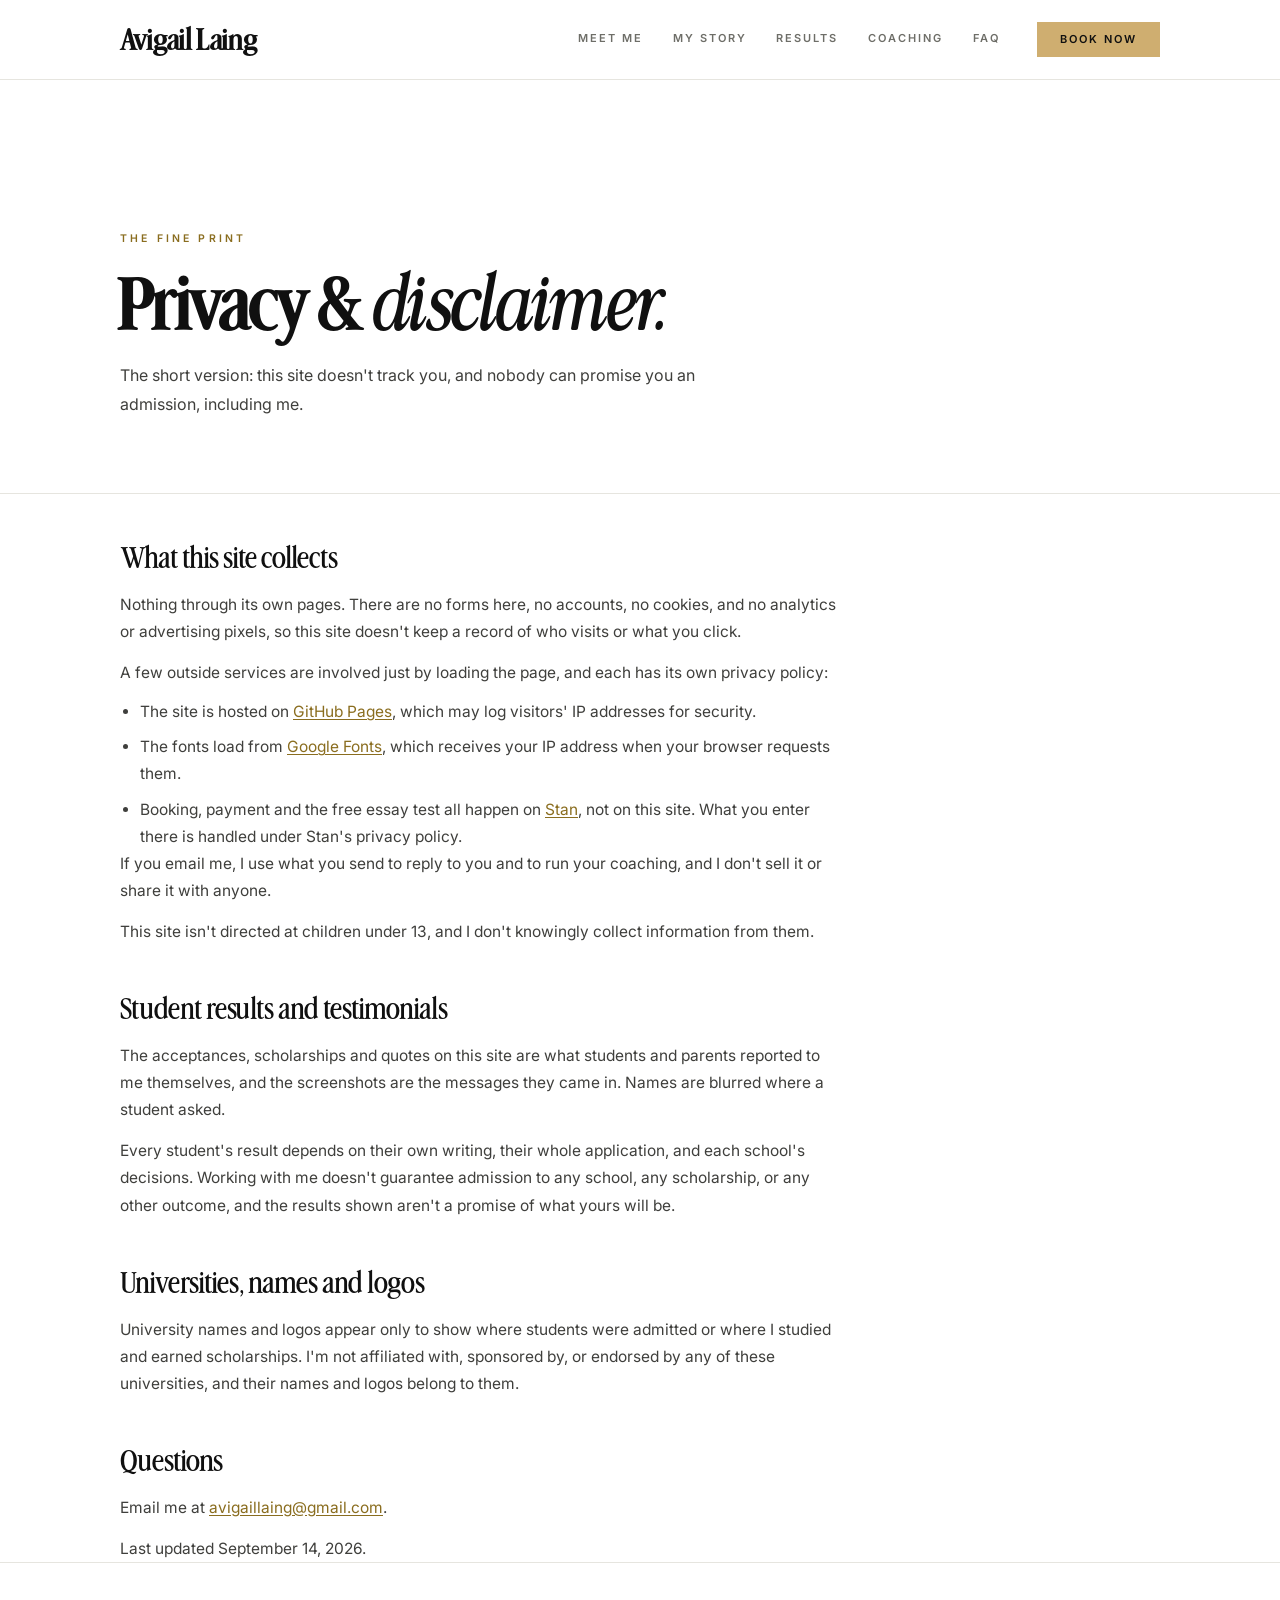
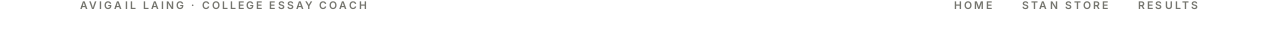
<file: privacy.html>
<!DOCTYPE html>
<html lang="en">
<head>
  <meta charset="UTF-8"/>
  <meta name="viewport" content="width=device-width, initial-scale=1.0"/>
  <title>Privacy &amp; Disclaimer | Avigail Laing, College Essay Coach</title>
  <meta name="description" content="What this site collects (nothing through its own forms), where booking happens, and what the student results on this site do and don't promise."/>
  <link rel="canonical" href="https://essayswithavigail.com/privacy"/>
  <meta name="robots" content="index, follow"/>
  <link href="https://fonts.googleapis.com/css2?family=Libre+Caslon+Text:ital,wght@0,400;0,700;1,400&family=Inter:wght@300;400;500;600;700&display=swap" rel="stylesheet"/>
  <link rel="icon" href="/favicon.ico" sizes="32x32"/>
  <link rel="icon" type="image/png" sizes="16x16" href="/favicon-16x16.png"/>
  <link rel="icon" type="image/png" sizes="32x32" href="/favicon-32x32.png"/>
  <link rel="apple-touch-icon" href="/apple-touch-icon.png"/>
  <link rel="manifest" href="/site.webmanifest"/>
  <meta name="theme-color" content="#ffffff"/>
  <link rel="stylesheet" href="style.css?v=72d28d3b"/>
</head>
<body>
<nav class="nav nav-solid" id="nav">
  <div class="nav-inner">
    <a href="/" class="nav-logo">Avigail Laing</a>
    <button class="nav-burger" type="button" aria-label="Open menu"
            aria-expanded="false" aria-controls="nav-links">
      <span></span><span></span><span></span>
    </button>
    <div class="nav-links" id="nav-links">
      <a href="/#meet">Meet Me</a>
      <a href="/#story">My Story</a>
      <a href="/results">Results</a>
      <a href="/#offers">Coaching</a>
      <a href="/#faq">FAQ</a>
      <a href="/#offers" class="nav-cta">Book Now</a>
    </div>
  </div>
</nav>

<section class="page-head">
  <div class="container">
    <div class="section-label">The fine print</div>
    <h1 class="page-h1">Privacy &amp; <em>disclaimer.</em></h1>
    <p class="page-lede">The short version: this site doesn't track you, and nobody can promise you an admission, including me.</p>
  </div>
</section>

<section>
  <div class="container">
    <div class="legal">
      <h2>What this site collects</h2>
      <p>Nothing through its own pages. There are no forms here, no accounts, no cookies, and no analytics or advertising pixels, so this site doesn't keep a record of who visits or what you click.</p>
      <p>A few outside services are involved just by loading the page, and each has its own privacy policy:</p>
      <ul>
        <li>The site is hosted on <a href="https://docs.github.com/en/site-policy/privacy-policies/github-general-privacy-statement" target="_blank" rel="noopener">GitHub Pages</a>, which may log visitors' IP addresses for security.</li>
        <li>The fonts load from <a href="https://policies.google.com/privacy" target="_blank" rel="noopener">Google Fonts</a>, which receives your IP address when your browser requests them.</li>
        <li>Booking, payment and the free essay test all happen on <a href="https://stan.store/avigaillaing" target="_blank" rel="noopener">Stan</a>, not on this site. What you enter there is handled under Stan's privacy policy.</li>
      </ul>
      <p>If you email me, I use what you send to reply to you and to run your coaching, and I don't sell it or share it with anyone.</p>
      <p>This site isn't directed at children under 13, and I don't knowingly collect information from them.</p>

      <h2>Student results and testimonials</h2>
      <p>The acceptances, scholarships and quotes on this site are what students and parents reported to me themselves, and the screenshots are the messages they came in. Names are blurred where a student asked.</p>
      <p>Every student's result depends on their own writing, their whole application, and each school's decisions. Working with me doesn't guarantee admission to any school, any scholarship, or any other outcome, and the results shown aren't a promise of what yours will be.</p>

      <h2>Universities, names and logos</h2>
      <p>University names and logos appear only to show where students were admitted or where I studied and earned scholarships. I'm not affiliated with, sponsored by, or endorsed by any of these universities, and their names and logos belong to them.</p>

      <h2>Questions</h2>
      <p>Email me at <a href="mailto:avigaillaing@gmail.com">avigaillaing@gmail.com</a>.</p>

      <p class="legal-updated">Last updated September 14, 2026.</p>
    </div>
  </div>
</section>

<footer class="footer">
  <div class="footer-inner">
    <div class="footer-name">Avigail Laing &middot; College Essay Coach</div>
    <div class="footer-links">
      <a href="/">Home</a>
      <a href="https://stan.store/avigaillaing" target="_blank" rel="noopener">Stan Store</a>
      <a href="/results">Results</a>
    </div>
  </div>
</footer>

<script>
/* Mobile menu. Closes on a link, on the scrim, on Escape, and if the window
   grows back to desktop while it is open. */
(function () {
  var btn = document.querySelector('.nav-burger');
  var panel = document.getElementById('nav-links');
  if (!btn || !panel) return;

  var scrim = document.createElement('div');
  scrim.className = 'nav-scrim';
  document.body.appendChild(scrim);

  function setOpen(open) {
    btn.setAttribute('aria-expanded', open ? 'true' : 'false');
    btn.setAttribute('aria-label', open ? 'Close menu' : 'Open menu');
    panel.classList.toggle('is-open', open);
    scrim.classList.toggle('is-open', open);
    document.body.classList.toggle('nav-open', open);
    if (open) {
      var first = panel.querySelector('a');
      if (first) first.focus({ preventScroll: true });
    }
  }
  function close() {
    if (btn.getAttribute('aria-expanded') === 'true') { setOpen(false); btn.focus(); }
  }

  btn.addEventListener('click', function () {
    setOpen(btn.getAttribute('aria-expanded') !== 'true');
  });
  scrim.addEventListener('click', close);
  panel.addEventListener('click', function (e) { if (e.target.closest('a')) setOpen(false); });
  document.addEventListener('keydown', function (e) { if (e.key === 'Escape') close(); });
  window.matchMedia('(min-width: 769px)').addEventListener('change', function (e) {
    if (e.matches) setOpen(false);
  });
})();
</script>
</body>
</html>
</file>
<file: style.css>
/* Advercase, licensed from Indieground, self-hosted so headlines never flash
   in a fallback. Body copy stays in Inter; Advercase is a display face. */
@font-face { font-family: 'Advercase'; src: url('fonts/advercase-regular.woff2') format('woff2');
  font-weight: 400; font-style: normal; font-display: swap; }
@font-face { font-family: 'Advercase'; src: url('fonts/advercase-bold.woff2') format('woff2');
  font-weight: 700; font-style: normal; font-display: swap; }
@font-face { font-family: 'Advercase'; src: url('fonts/advercase-italic.woff2') format('woff2');
  font-weight: 400; font-style: italic; font-display: swap; }
@font-face { font-family: 'Advercase'; src: url('fonts/advercase-bolditalic.woff2') format('woff2');
  font-weight: 700; font-style: italic; font-display: swap; }

/* ============================================================
   ESSAYS WITH AVIGAIL
   Hybrid direction: bold serif headlines, uppercase sans labels,
   black on white, gold used only as an accent.
   ============================================================ */

:root {
  /* ground */
  --paper:      #ffffff;
  --paper-2:    #ffffff;   /* no tint: sections separate with rules, not fills */
  --band:       #101010;   /* the one inverted section */

  /* ink */
  --ink:        #101010;
  --ink-2:      #3f3f3c;
  --ink-3:      #6e6e68;
  --ink-4:      #75756e;   /* 4.6:1 on white; #9b9b93 was 2.8:1, below the 4.5:1 WCAG AA floor */

  /* accent */
  --gold:       #cfae70;   /* backgrounds only, always with dark text */
  --gold-deep:  #8a6d1f;   /* gold as TEXT on white, contrast-safe */
  --gold-line:  #e0cfa6;
  /* cards get their depth from shadow and a gold edge, never from a tint */
  --lift-1: 0 1px 2px rgba(16,16,16,0.07), 0 10px 30px rgba(16,16,16,0.11);
  --lift-2: 0 3px 8px rgba(16,16,16,0.10), 0 26px 64px rgba(16,16,16,0.19);
  --gold-fill: linear-gradient(155deg, #e3cb99 0%, #d3b478 55%, #c9a868 100%);
  /* rules */
  --hair:       #e6e5df;
  --hair-dark:  rgba(255,255,255,0.16);

  --font-display: 'Advercase', 'Helvetica Neue', Arial, sans-serif;
  --font-quote: 'Libre Caslon Text', Georgia, 'Times New Roman', serif;
  --font-body:    'Inter', system-ui, -apple-system, sans-serif;

  --page: 1120px;
  --measure: 62ch;
}

*, *::before, *::after { box-sizing: border-box; margin: 0; padding: 0; }
html { scroll-behavior: smooth; }
/* the nav is fixed, so an anchor jump lands under it unless targets reserve the space */
[id] { scroll-margin-top: 104px; }
body {
  font-family: var(--font-body);
  background: var(--paper);
  color: var(--ink);
  line-height: 1.7;
  overflow-x: hidden;
  -webkit-font-smoothing: antialiased;
}
a { text-decoration: none; color: inherit; }
img { max-width: 100%; display: block; }
blockquote { quotes: none; }
:focus-visible { outline: 2px solid var(--gold-deep); outline-offset: 3px; }

@media (prefers-reduced-motion: reduce) {
  html { scroll-behavior: auto; }
  *, *::before, *::after { animation: none !important; transition: none !important; }
}

/* ---------- shared type ---------- */
.container { max-width: var(--page); margin: 0 auto; padding: 0 40px; }

.section-label {
  font-family: var(--font-body);
  font-size: 10.5px;
  font-weight: 600;
  letter-spacing: 0.3em;
  text-transform: uppercase;
  color: var(--gold-deep);
  margin-bottom: 22px;
}
.section-h2 {
  font-family: var(--font-display);
  font-size: clamp(27px, 3.6vw, 41px);
  font-weight: 700;
  line-height: 1.2;
  letter-spacing: -0.012em;
  color: var(--ink);
  text-wrap: balance;
}
.section-h2 em { font-style: italic; font-weight: 400; }
.narrow-h { max-width: 18ch; }

.fade-in { opacity: 0; transform: translateY(20px); transition: opacity 0.7s ease, transform 0.7s ease; }
.fade-in.visible { opacity: 1; transform: none; }

/* ---------- buttons ---------- */
.btn-gold, .btn-offer, .btn-offer-gold, .btn-offer-navy {
  display: inline-block;
  font-family: var(--font-body);
  font-size: 11px;
  font-weight: 600;
  letter-spacing: 0.2em;
  text-transform: uppercase;
  padding: 18px 38px;
  background: var(--gold);
  color: var(--ink);
  border: 1px solid var(--gold);
  transition: background 0.2s, border-color 0.2s, transform 0.2s;
}
.btn-gold:hover, .btn-offer:hover, .btn-offer-gold:hover, .btn-offer-navy:hover {
  background: var(--ink); border-color: var(--ink); color: var(--paper); transform: translateY(-2px);
}
.btn-ghost, .btn-ghost-navy, .btn-offer-ghost {
  display: inline-block;
  font-family: var(--font-body);
  font-size: 11px;
  font-weight: 600;
  letter-spacing: 0.2em;
  text-transform: uppercase;
  padding: 18px 34px;
  background: transparent;
  color: var(--ink);
  border: 1px solid var(--hair);
  transition: border-color 0.2s, color 0.2s, transform 0.2s;
}
.btn-ghost:hover, .btn-ghost-navy:hover, .btn-offer-ghost:hover {
  border-color: var(--ink); color: var(--ink); transform: translateY(-2px);
}
.btn-offer, .btn-offer-gold, .btn-offer-navy, .btn-offer-ghost { margin-top: 28px; }
.btn-offer-ghost { display: block; text-align: center; margin-top: 10px; }

/* ============================================================
   NAV
   ============================================================ */
.nav {
  position: fixed; top: 0; left: 0; right: 0; z-index: 100;
  padding: 22px 0;
  background: transparent;
  transition: background 0.3s, padding 0.3s, border-color 0.3s;
  border-bottom: 1px solid transparent;
}
.nav-scrolled {
  background: rgba(255,255,255,0.93);
  backdrop-filter: blur(12px);
  padding: 14px 0;
  border-bottom-color: var(--hair);
}
.nav-inner {
  max-width: var(--page); margin: 0 auto; padding: 0 40px;
  display: flex; align-items: center; justify-content: space-between; gap: 24px;
}
.nav-logo {
  font-family: var(--font-display);
  font-size: 25px;
  font-weight: 700;
  letter-spacing: -0.015em;
  line-height: 1;
}
.nav-links { display: flex; align-items: center; gap: 30px; }
.nav-links a {
  font-size: 11px; font-weight: 600; letter-spacing: 0.18em;
  text-transform: uppercase; color: var(--ink-3); transition: color 0.2s;
}
.nav-links a:hover { color: var(--ink); }
.nav-cta {
  position: relative;
  z-index: 0;
  overflow: hidden;
  color: var(--ink) !important;
  background: var(--gold);
  border: 1.5px solid var(--gold);
  padding: 11px 22px;
  margin-left: 6px;
  line-height: 1;
  transition: color 0.28s cubic-bezier(.2,.7,.2,1), border-color 0.28s ease, transform 0.22s cubic-bezier(.2,.7,.2,1);
}
.nav-cta::after {
  content: "";
  position: absolute; inset: 0; z-index: -1;
  background: var(--ink);
  transform: scaleX(0); transform-origin: left center;
  transition: transform 0.34s cubic-bezier(.2,.7,.2,1);
}
.nav-cta:hover { color: var(--paper) !important; border-color: var(--ink); transform: translateY(-1px); }
.nav-cta:hover::after { transform: scaleX(1); }

/* ============================================================
   HERO
   ============================================================ */
.hero {
  position: relative;
  background: var(--paper);
  padding: 190px 0 96px;
  border-bottom: 1px solid var(--hair);
}
.hero-grain { display: none; }
.hero-inner { max-width: var(--page); margin: 0 auto; padding: 0 40px; }
.hero-grid { display: grid; grid-template-columns: 1.35fr 1fr; gap: 62px; align-items: center; padding-right: 16px; }
.hero-photo { margin: 0; }
.hero-photo img {
  width: 100%; height: auto; display: block;
  border: 1px solid var(--hair);
}
.hero-photo figcaption {
  margin-top: 13px; font-family: var(--font-display); font-style: italic;
  font-size: 14px; line-height: 1.6; color: var(--ink-3);
}
.hero-h1 {
  font-family: var(--font-display);
  font-size: clamp(40px, 6.4vw, 76px);
  font-weight: 700;
  line-height: 1.06;
  letter-spacing: -0.022em;
  text-wrap: balance;
}
.hero-h1 em { font-style: italic; font-weight: 400; }
.hero-p {
  margin-top: 28px;
  max-width: var(--measure);
  font-size: 17px;
  line-height: 1.8;
  color: var(--ink-2);
}
.hero-stats {
  display: flex;
  margin: 48px 0 44px;
  border-top: 1px solid var(--hair);
  border-bottom: 1px solid var(--hair);
}
.hstat { flex: 1; padding: 26px 0; }
.hstat + .hstat, .hstat-div + .hstat { border-left: 1px solid var(--hair); padding-left: 30px; }
.hstat-div { display: none; }
.hstat-n {
  display: block;
  font-family: var(--font-display);
  font-size: clamp(30px, 3.6vw, 42px);
  font-weight: 700;
  line-height: 1;
  font-variant-numeric: tabular-nums;
}
.hstat-l {
  display: block; margin-top: 11px;
  font-size: 10px; font-weight: 600; letter-spacing: 0.24em;
  text-transform: uppercase; color: var(--ink-4);
}
.hero-ctas { display: flex; flex-wrap: wrap; gap: 14px; }

/* ============================================================
   MARQUEE
   ============================================================ */
.marquee-section { background: var(--paper-2); padding: 44px 0 48px; border-bottom: 1px solid var(--hair); overflow: hidden; border-top: 1px solid var(--hair); }
.marquee-label {
  text-align: center; margin-bottom: 22px;
  font-size: 10px; font-weight: 600; letter-spacing: 0.28em;
  text-transform: uppercase; color: var(--ink-4);
}
.marquee-track-wrap { overflow: hidden; }
.marquee-track { display: flex; align-items: flex-start; gap: 0; width: max-content; animation: marquee 110s linear infinite; }
@keyframes marquee { from { transform: translateX(0); } to { transform: translateX(-50%); } }
.school-pill {
  display: flex;
  flex-direction: column;
  gap: 5px;
  white-space: nowrap;
  padding: 0 30px;
  position: relative;
  border-right: 1px solid var(--hair);
}
.mq-school {
  font-family: var(--font-display);
  font-size: 20px;
  font-weight: 700;
  color: var(--ink);
  line-height: 1.15;
}
.mq-rate {
  font-family: var(--font-body);
  font-size: 9.5px;
  font-weight: 600;
  letter-spacing: 0.2em;
  text-transform: uppercase;
  color: var(--ink-4);
}
.mq-schol {
  font-family: var(--font-display);
  font-size: 14px;
  font-style: italic;
  color: var(--gold-deep);
  line-height: 1.3;
}

/* ============================================================
   STORY
   ============================================================ */
.story-section { background: var(--paper); padding: 104px 0; }
.story-body-split { display: grid; grid-template-columns: 1.35fr 1fr; gap: 56px; align-items: start; margin-top: 34px; }
.story-body-text p { font-size: 16px; line-height: 1.85; color: var(--ink-2); max-width: var(--measure); }
.story-body-text p + p { margin-top: 18px; }
.story-body-img img { width: 100%; }

/* ============================================================
   INTRO VIDEO
   ============================================================ */
.intro-video-section { background: var(--paper-2); padding: 96px 0; border-bottom: 1px solid var(--hair); border-top: 1px solid var(--hair); }
.video-wrap {
  max-width: 900px;
  margin: 40px auto 0;
  border: 1px solid var(--hair);
  background: var(--paper);
  line-height: 0;
}
.intro-video { width: 100%; height: auto; display: block; }
.video-transcript { max-width: 900px; margin: 22px auto 0; border-top: 1px solid var(--hair); }
.video-transcript > summary {
  list-style: none;
  cursor: pointer;
  display: flex;
  align-items: center;
  justify-content: space-between;
  gap: 20px;
  padding: 18px 2px;
  font-size: 10.5px;
  font-weight: 600;
  letter-spacing: 0.24em;
  text-transform: uppercase;
  color: var(--ink-3);
  transition: color 0.2s;
}
.video-transcript > summary::-webkit-details-marker { display: none; }
.video-transcript > summary:hover,
.video-transcript[open] > summary { color: var(--gold-deep); }
.video-transcript-body { padding: 4px 2px 30px; }
.video-transcript-body p { font-size: 15px; line-height: 1.88; color: var(--ink-2); max-width: var(--measure); }
.video-transcript-body p + p { margin-top: 15px; }

.story-block { margin-top: 84px; }
.story-block-h {
  font-family: var(--font-body);
  font-size: 11px; font-weight: 600; letter-spacing: 0.26em;
  text-transform: uppercase; color: var(--ink);
  padding-bottom: 16px; border-bottom: 1px solid var(--ink);
}
.story-sub { margin-top: 18px; font-size: 15.5px; color: var(--ink-3); font-style: italic; font-family: var(--font-display); }

.scholarship-grid { display: grid; grid-template-columns: repeat(3, 1fr); margin-top: 4px; }
.schol-card { padding: 26px 28px 26px 0; border-bottom: 1px solid var(--hair); }
.schol-card:nth-child(3n+2), .schol-card:nth-child(3n) { padding-left: 28px; border-left: 1px solid var(--hair); }
.highlight-schol { background: var(--paper-2); }

.acceptance-list { margin-top: 6px; border-top: 1px solid var(--hair); }
.acc-row {
  display: grid; grid-template-columns: 124px 1fr auto;
  gap: 30px; align-items: center;
  padding: 26px 0; border-bottom: 1px solid var(--hair);
}
.acc-row-hero { background: var(--paper-2); padding-left: 24px; padding-right: 24px; margin-left: -24px; margin-right: -24px; }
.acc-logo { width: 124px; height: 60px; object-fit: contain; object-position: left center; }
.acc-school { font-family: var(--font-display); font-size: clamp(21px, 2.4vw, 27px); font-weight: 700; line-height: 1.2; }
.acc-note { margin-top: 8px; font-size: 13.5px; line-height: 1.6; color: var(--gold-deep); }
.acc-rate { font-size: 10.5px; font-weight: 600; letter-spacing: 0.16em; text-transform: uppercase; color: var(--ink-4); white-space: nowrap; }
.acc-row-more { grid-template-columns: 1fr; }
.acc-more-label { font-size: 10px; font-weight: 600; letter-spacing: 0.24em; text-transform: uppercase; color: var(--ink-4); }
.acc-more { margin-top: 10px; font-family: var(--font-display); font-size: 18px; color: var(--ink-2); line-height: 1.6; }
.more-card { display: flex; flex-direction: column; justify-content: center; }

/* ---------- photo strip ---------- */
.photo-strip {
  display: grid;
  grid-template-columns: repeat(3, 1fr);
  gap: 24px;
  margin-top: 56px;
}
.photo-strip figure { margin: 0; }
.photo-strip img {
  width: 100%;
  height: 320px;
  object-fit: cover;
  object-position: center 25%;
  border: 1px solid var(--hair);
}
.photo-strip figcaption {
  margin-top: 13px;
  font-size: 12.5px;
  line-height: 1.6;
  color: var(--ink-3);
  font-family: var(--font-display);
  font-style: italic;
}

/* ---------- school card with logo ---------- */
.awards-grid {
  display: grid; grid-template-columns: repeat(3, 1fr); gap: 34px; margin-top: 4px;
}
.awards-grid figure { margin: 0; }
.awards-grid img { border: 1px solid var(--hair); background: var(--paper); }
.awards-grid figcaption { margin-top: 11px; font-size: 10px; font-weight: 600; letter-spacing: 0.16em; text-transform: uppercase; color: var(--ink-4); line-height: 1.6; }
.awards-grid img { width: 100%; height: auto; display: block; }
.press-shot { margin: 20px 0 0; max-width: 460px; border: 1px solid var(--hair); background: var(--paper); }
.press-shot img { width: 100%; height: auto; display: block; }



/* ---------- scholarship bars ---------- */
.schol-bars { list-style: none; margin-top: 34px; }
.schol-bar { padding: 22px 0; border-bottom: 1px solid var(--hair); }
.schol-bar:first-child { border-top: 1px solid var(--hair); }
.sb-top {
  display: flex;
  align-items: baseline;
  justify-content: space-between;
  gap: 20px;
  margin-bottom: 12px;
}
.sb-name {
  font-family: var(--font-body);
  font-size: 11px;
  font-weight: 600;
  letter-spacing: 0.16em;
  text-transform: uppercase;
  color: var(--ink);
}
.sb-amt {
  font-family: var(--font-display);
  font-size: 25px;
  font-weight: 700;
  font-variant-numeric: tabular-nums;
  white-space: nowrap;
}
.sb-track { height: 10px; background: var(--paper-2); border: 1px solid var(--hair); }
.sb-fill { display: block; height: 100%; background: var(--gold); }
.sb-note { margin-top: 11px; font-size: 13px; color: var(--ink-3); line-height: 1.65; }
.schol-hero .sb-amt { font-size: clamp(30px, 4vw, 44px); }
.schol-hero .sb-track { height: 16px; }
.schol-hero .sb-fill { background: var(--gold-deep); }
.schol-hero .sb-name { color: var(--gold-deep); }

.pres-medal {
  width: 190px;
  max-width: 100%;
  min-width: 0;
  flex-shrink: 0;
  align-self: flex-start;
  object-fit: cover;
  border: 1px solid rgba(255,255,255,0.18);
}
/* ---------- acceptance letters ---------- */
.letters-grid {
  display: grid;
  grid-template-columns: repeat(3, 1fr);
  gap: 38px;
}
.letter { margin: 0; }
.letter img {
  width: 100%;
  height: auto;
  display: block;
  border: 1px solid var(--hair);
  box-shadow: 0 6px 26px rgba(0,0,0,0.07);
  transition: transform 0.25s ease, box-shadow 0.25s ease;
}
.letter:hover img {
  transform: translateY(-3px);
  box-shadow: 0 14px 40px rgba(0,0,0,0.12);
}
.letter figcaption { margin-top: 15px; }
.lt-school {
  font-size: 10.5px; font-weight: 600; letter-spacing: 0.16em;
  text-transform: uppercase; color: var(--ink); line-height: 1.55;
}
.lt-note {
  margin-top: 7px;
  font-family: var(--font-display);
  font-size: 14px; font-style: italic;
  color: var(--ink-3); line-height: 1.5;
}
.letters-note {
  margin-top: 26px;
  font-size: 12.5px;
  color: var(--ink-4);
  font-style: italic;
  font-family: var(--font-display);
}

/* ---------- press citation ---------- */
.press-card {
  display: block;
  margin-top: 18px;
  padding: 28px 32px;
  background: var(--paper);
  border: 1px solid var(--hair);
  border-left: 3px solid var(--gold);
  transition: border-left-color 0.2s, transform 0.2s, box-shadow 0.2s;
}
.press-card:hover {
  border-left-color: var(--ink);
  transform: translateY(-2px);
  box-shadow: 0 10px 34px rgba(0,0,0,0.07);
}
.press-meta {
  display: flex; align-items: center; gap: 10px;
  font-size: 10px; font-weight: 600; letter-spacing: 0.22em;
  text-transform: uppercase; color: var(--ink-4);
}
.press-outlet { color: var(--gold-deep); }
.press-sep { color: var(--hair); }
.press-headline {
  margin-top: 14px;
  font-family: var(--font-display);
  font-size: clamp(20px, 2.6vw, 27px);
  font-weight: 700;
  line-height: 1.24;
  color: var(--ink);
  text-wrap: balance;
}
.press-sub {
  margin-top: 13px;
  font-size: 14.5px;
  line-height: 1.78;
  color: var(--ink-2);
  max-width: var(--measure);
}
.press-link {
  display: inline-block;
  margin-top: 18px;
  font-size: 10.5px; font-weight: 600; letter-spacing: 0.18em;
  text-transform: uppercase; color: var(--gold-deep);
}

.pres-eyebrow {
  font-size: 10px;
  font-weight: 600;
  letter-spacing: 0.26em;
  text-transform: uppercase;
  color: var(--gold);
  margin-bottom: 12px;
}

.total-banner {
  display: flex; align-items: baseline; justify-content: space-between; gap: 20px;
  margin-top: 34px; padding: 26px 0;
  border-top: 2px solid var(--ink); border-bottom: 1px solid var(--hair);
}
.total-banner span { font-size: 10.5px; font-weight: 600; letter-spacing: 0.26em; text-transform: uppercase; color: var(--ink-3); }
.total-banner strong { font-family: var(--font-display); font-size: clamp(28px, 3.4vw, 38px); font-weight: 700; }

.presidential-banner {
  display: flex; gap: 34px; align-items: center; justify-content: space-between;
  margin-top: 40px; padding: 36px 38px;
  background: var(--gold); color: var(--ink);
}
.pres-star { color: var(--ink); font-size: 20px; line-height: 1.4; }
.pres-title { font-family: var(--font-display); font-size: clamp(23px, 3vw, 32px); font-weight: 700; line-height: 1.2; }
.pres-sub { margin-top: 9px; font-size: 14px; line-height: 1.75; color: rgba(16,16,16,0.72); max-width: var(--measure); }

.proof-caption {
  margin: 44px 0 16px;
  font-size: 10px; font-weight: 600; letter-spacing: 0.26em;
  text-transform: uppercase; color: var(--ink-4);
}
.proof-img-wrap { border: 1px solid var(--hair); }
.proof-img { width: 100%; }

/* ============================================================
   PAIN  (the one inverted band)
   ============================================================ */
.pain-section { background: var(--gold); color: var(--ink); padding: 104px 0; }
.pain-section .section-label { color: rgba(16,16,16,0.62); }
.pain-section .section-h2 { color: var(--ink); }
.pain-grid { display: grid; grid-template-columns: repeat(2, 1fr); margin-top: 46px; border-top: 1px solid rgba(16,16,16,0.22); }
.pain-card { padding: 32px 34px 32px 0; border-bottom: 1px solid rgba(16,16,16,0.22); }
.pain-card:nth-child(even) { padding-left: 34px; border-left: 1px solid rgba(16,16,16,0.22); }
.pain-q { font-family: var(--font-display); font-size: 20px; font-weight: 700; font-style: italic; line-height: 1.4; color: var(--ink); }
.pain-a { margin-top: 14px; font-size: 14.5px; line-height: 1.8; color: rgba(16,16,16,0.74); }

/* ============================================================
   RESULTS
   ============================================================ */
.results-section { background: var(--paper); padding: 104px 0; }
.results-summary { max-width: 760px; margin: 34px auto 60px; }
.results-summary p { font-size: 16.5px; line-height: 1.9; color: var(--ink-2); }
.results-summary p + p { margin-top: 20px; }

.results-featured { display: grid; grid-template-columns: repeat(2, 1fr); gap: 1px; background: var(--hair); }
.results-grid { display: grid; grid-template-columns: repeat(3, 1fr); gap: 1px; background: var(--hair); margin-top: 1px; }
.result-card { background: var(--paper); padding: 30px 30px 34px; }
.result-tag {
  font-size: 10px; font-weight: 600; letter-spacing: 0.2em;
  text-transform: uppercase; color: var(--gold-deep); line-height: 1.7;
}
.result-quote { margin-top: 16px; font-family: var(--font-display); font-size: 18px; line-height: 1.55; color: var(--ink); }
.result-big .result-quote { font-size: 21px; }
.result-also { margin-top: 12px; font-size: 12.5px; color: var(--ink-4); }
.result-screenshot { margin-top: 22px; width: 100%; border: 1px solid var(--hair); }

/* ---------- logo row ---------- */
.logo-row {
  list-style: none;
  display: grid;
  grid-template-columns: repeat(4, 1fr);
  gap: 1px;
  background: var(--hair);
  border: 1px solid var(--hair);
}
.logo-row li {
  background: var(--paper);
  display: flex;
  align-items: center;
  justify-content: center;
  padding: 30px 24px;
  min-height: 130px;
}
.logo-row img {
  max-height: 62px;
  width: auto;
  max-width: 100%;
  object-fit: contain;
}
.logo-row-note {
  margin-top: 18px;
  font-size: 13.5px;
  color: var(--ink-3);
  font-style: italic;
  font-family: var(--font-display);
}

/* ---------- results gallery ---------- */
.results-gallery {
  columns: 2;
  column-gap: 30px;
}
.rcard {
  break-inside: avoid;
  margin: 0 0 26px;
  border: 1px solid var(--hair);
  background: var(--paper);
}
.rcard img { width: auto; max-width: 100%; margin: 0 auto; height: auto; display: block; cursor: zoom-in; }

.rcard img:hover, .ecard img:hover { filter: brightness(0.97); }
.ecard img { cursor: zoom-in; }
.rcard figcaption { padding: 14px 16px 16px; border-top: 1px solid var(--hair); }
.rc-school {
  font-family: var(--font-body);
  font-size: 10.5px;
  font-weight: 600;
  letter-spacing: 0.14em;
  text-transform: uppercase;
  line-height: 1.55;
  color: var(--ink);
}
.rc-note {
  margin-top: 6px;
  font-family: var(--font-display);
  font-size: 14.5px;
  font-style: italic;
  color: var(--gold-deep);
  line-height: 1.45;
}

.reviews-label {
  margin: 84px 0 30px;
  font-size: 10.5px; font-weight: 600; letter-spacing: 0.26em;
  text-transform: uppercase; color: var(--ink);
  padding-bottom: 16px; border-bottom: 1px solid var(--ink);
}
.reviews-grid { display: grid; grid-template-columns: repeat(3, 1fr); gap: 22px; }
.review-card { padding: 28px 28px 30px; border: 1px solid var(--hair); }
.review-stars { color: var(--gold); font-size: 13px; letter-spacing: 0.16em; }
.review-text { margin-top: 14px; font-size: 14.5px; line-height: 1.8; color: var(--ink-2); }
.review-name { margin-top: 16px; font-size: 11px; font-weight: 600; letter-spacing: 0.12em; text-transform: uppercase; color: var(--ink-4); }
.review-screenshot { margin-top: 20px; width: 100%; border: 1px solid var(--hair); }
.review-mini { margin-top: 20px; font-size: 13px; font-style: italic; font-family: var(--font-display); color: var(--ink-3); line-height: 1.7; }

/* ============================================================
   RESULTS TEASER (homepage)
   ============================================================ */
.results-teaser { background: var(--paper); padding: 104px 0; }
.teaser-stats {
  display: flex;
  margin: 8px 0 44px;
  border-top: 1px solid var(--hair);
  border-bottom: 1px solid var(--hair);
}
.ts { flex: 1; padding: 26px 0; }
.ts + .ts { border-left: 1px solid var(--hair); padding-left: 30px; }
.ts-n {
  display: block;
  font-family: var(--font-display);
  font-size: clamp(30px, 3.6vw, 42px);
  font-weight: 700;
  line-height: 1;
  font-variant-numeric: tabular-nums;
}
.ts-l {
  display: block; margin-top: 11px;
  font-size: 10px; font-weight: 600; letter-spacing: 0.24em;
  text-transform: uppercase; color: var(--ink-4);
}
.home-vt { display: grid; grid-template-columns: 1fr 1fr; gap: 26px; margin: 40px 0 34px; align-items: start; }
.hvt { margin: 0; }
.hvt figcaption { margin-top: 14px; font-family: var(--font-display); font-size: 16px; line-height: 1.5; color: var(--ink); }

.home-quotes { display: grid; grid-template-columns: repeat(2, 1fr); gap: 1px; background: var(--hair); border: 1px solid var(--hair); margin-bottom: 40px; }
.hq { margin: 0; background: var(--paper); padding: 26px 28px 28px; }
.hq blockquote { font-family: var(--font-display); font-size: 18px; line-height: 1.5; color: var(--ink); }
.hq figcaption { margin-top: 14px; font-size: 10px; font-weight: 600; letter-spacing: 0.18em; text-transform: uppercase; color: var(--gold-deep); }
.hq img { width: calc(100% + 56px); margin: 20px -28px -28px; display: block; border-top: 1px solid var(--hair); }

.teaser-cta { text-align: center; }

/* ============================================================
   THE YES PILE SYSTEM
   ============================================================ */
.yespile-section { background: var(--paper-2); color: var(--ink); padding: 104px 0; border-top: 1px solid var(--hair); border-bottom: 1px solid var(--hair); }
.yespile-section .section-label { color: var(--gold-deep); }
.yespile-section .section-h2 { color: var(--ink); }
.yp-lede {
  max-width: var(--measure);
  margin-top: 22px;
  font-size: 16.5px;
  line-height: 1.85;
  color: var(--ink-2);
}
.yp-stages { list-style: none; margin-top: 52px; border-top: 1px solid var(--hair); }
.yp-stage {
  display: grid;
  /* the third column appears only on stages that carry a clip */
  grid-template-columns: 92px minmax(0, 1fr);
  gap: 26px;
  padding: 30px 0;
  border-bottom: 1px solid var(--hair);
  align-items: start;
}
.yp-stage:has(.yp-clip) { grid-template-columns: 92px minmax(0, 1fr) 300px; }
.yp-num {
  font-family: var(--font-display);
  font-size: 34px;
  font-weight: 700;
  color: var(--gold-deep);
  line-height: 1;
  font-variant-numeric: tabular-nums;
}
.yp-name {
  font-family: var(--font-display);
  font-size: 25px;
  font-weight: 700;
  color: var(--ink);
  line-height: 1.2;
}
.yp-q {
  margin-top: 7px;
  font-family: var(--font-display);
  font-style: italic;
  font-size: 17px;
  color: var(--gold-deep);
}
.yp-desc {
  margin-top: 14px;
  font-size: 15px;
  line-height: 1.82;
  color: var(--ink-2);
  max-width: var(--measure);
}
.yp-sheet {
  margin-top: 14px;
  font-size: 10px;
  font-weight: 600;
  letter-spacing: 0.22em;
  text-transform: uppercase;
  color: var(--ink-4);
}
.yp-promise { margin-top: 52px; padding-top: 34px; border-top: 2px solid var(--gold); }
.yp-promise p {
  font-family: var(--font-display);
  font-size: clamp(23px, 3vw, 32px);
  font-weight: 700;
  line-height: 1.28;
  color: var(--ink);
  max-width: 24ch;
}
.yp-promise p em { font-style: italic; font-weight: 400; color: var(--gold-deep); }
.yp-promise span {
  display: block; margin-top: 18px;
  font-size: 14.5px; line-height: 1.8;
  color: var(--ink-3);
  max-width: var(--measure);
}

/* ============================================================
   DOCUMENT PACK
   ============================================================ */
.pack-section { background: var(--paper); padding: 104px 0; border-top: 1px solid var(--hair); }
.pack-lede {
  max-width: var(--measure);
  margin-top: 22px;
  font-size: 16.5px;
  line-height: 1.85;
  color: var(--ink-2);
}
.pack-try {
  display: grid;
  grid-template-columns: 300px 1fr;
  gap: 44px;
  align-items: center;
  margin-top: 44px;
  padding: 34px;
  background: var(--paper-2);
  border: 1px solid var(--hair);
}
.pack-try-video { line-height: 0; background: var(--paper); border: 1px solid var(--hair); }
.pack-try-video video { width: 100%; height: auto; display: block; }
.pack-try-label {
  font-size: 10px; font-weight: 600; letter-spacing: 0.26em;
  text-transform: uppercase; color: var(--gold-deep); margin-bottom: 14px;
}
.pack-try-h {
  font-family: var(--font-display);
  font-size: clamp(24px, 3vw, 34px);
  font-weight: 700; line-height: 1.2; color: var(--ink);
  text-wrap: balance;
}
.pack-try-text p {
  margin: 16px 0 26px;
  font-size: 15.5px; line-height: 1.82; color: var(--ink-2);
  max-width: var(--measure);
}

.pack-hero { margin-top: 26px; border: 1px solid var(--hair); }
.pack-gallery { display: grid; grid-template-columns: 1fr 1fr; gap: 26px; margin-top: 26px; }
.pack-gallery figure { margin: 0; border: 1px solid var(--hair); }
.pack-gallery img { width: 100%; height: auto; display: block; }
.pack-contents-img { width: 100%; height: auto; display: block; margin-top: 20px; border: 1px solid var(--hair); }
.pack-hero img { width: 100%; height: auto; display: block; }
.pack-body {
  display: grid;
  grid-template-columns: 1.25fr 1fr;
  gap: 52px;
  margin-top: 52px;
  align-items: start;
}
.pack-includes-h {
  font-size: 10.5px; font-weight: 600; letter-spacing: 0.26em;
  text-transform: uppercase; color: var(--ink);
  padding-bottom: 15px; border-bottom: 1px solid var(--ink);
}
.pack-includes ul { list-style: none; }
.pack-includes li {
  padding: 17px 0 17px 28px;
  border-bottom: 1px solid var(--hair);
  font-size: 15px;
  line-height: 1.72;
  color: var(--ink-2);
  position: relative;
}
.pack-includes li::before {
  content: "";
  position: absolute;
  left: 2px; top: 27px;
  width: 12px; height: 1px;
  background: var(--gold-deep);
}
.pack-buy {
  border: 1px solid var(--hair);
  background: var(--paper-2);
  padding: 30px 30px 34px;
  text-align: center;
  position: sticky;
  top: 96px;
}
.pack-thumb { width: 100%; height: auto; border: 1px solid var(--hair); background: var(--paper); }
.pack-price {
  margin-top: 24px;
  font-family: var(--font-display);
  font-size: clamp(38px, 5vw, 54px);
  font-weight: 700;
  line-height: 1;
  font-variant-numeric: tabular-nums;
}
.pack-price-note {
  margin: 12px auto 24px;
  max-width: 30ch;
  font-size: 13px;
  line-height: 1.7;
  color: var(--ink-3);
}
.pack-buy .btn-gold { width: 100%; }
.pack-alt {
  margin-top: 20px;
  font-size: 12.5px;
  line-height: 1.7;
  color: var(--ink-4);
  font-family: var(--font-display);
  font-style: italic;
}

/* ============================================================
   RESULTS PAGE
   ============================================================ */
.nav-solid { position: sticky; background: var(--paper); border-bottom: 1px solid var(--hair); }
.nav-here { color: var(--ink) !important; }
.page-head { background: var(--paper-2); padding: 150px 0 74px; border-bottom: 1px solid var(--hair); }
.page-h1 {
  font-family: var(--font-display);
  font-size: clamp(36px, 5.4vw, 62px);
  font-weight: 700;
  line-height: 1.08;
  letter-spacing: -0.02em;
  text-wrap: balance;
}
.page-h1 em { font-style: italic; font-weight: 400; }
.page-lede {
  margin-top: 24px;
  max-width: var(--measure);
  font-size: 16px;
  line-height: 1.82;
  color: var(--ink-2);
}
.video-testi-section { background: var(--paper); padding: 90px 0; border-top: 1px solid var(--hair); }
.vt-grid { display: grid; grid-template-columns: repeat(2, 1fr); gap: 28px; margin-top: 44px; align-items: start; }
.vt { margin: 0; }
.vt figcaption { margin-top: 14px; font-family: var(--font-display); font-size: 16px; line-height: 1.5; color: var(--ink); }
.vt-note { margin-top: 24px; font-size: 12.5px; color: var(--ink-4); font-family: var(--font-display); font-style: italic; }
@media (max-width: 768px) { .vt-grid { grid-template-columns: 1fr; } .video-testi-section { padding: 60px 0; } }

.calls-section { background: var(--paper-2); padding: 90px 0; border-top: 1px solid var(--hair); }
.calls-lede { max-width: var(--measure); margin-top: 18px; font-size: 15.5px; line-height: 1.82; color: var(--ink-2); }
.calls-grid { display: grid; grid-template-columns: repeat(3, 1fr); gap: 26px; margin-top: 44px; }
.call {
  margin: 0;
  background: var(--paper);
  border: 1px solid var(--hair);
  padding: 10px;
  transition: box-shadow 0.28s ease, transform 0.28s cubic-bezier(.2,.7,.2,1);
}
.call:hover { box-shadow: 0 14px 34px rgba(16,16,16,0.10); transform: translateY(-3px); }
.call figcaption {
  margin-top: 13px; padding: 0 2px;
  font-family: var(--font-quote); font-size: 15.5px; line-height: 1.55; color: var(--ink);
}
@media (max-width: 980px) { .calls-grid { grid-template-columns: repeat(2, 1fr); } }
@media (max-width: 768px) { .calls-grid { grid-template-columns: 1fr; } .calls-section { padding: 60px 0; } }

.endorse-section { background: var(--paper-2); padding: 104px 0; border-top: 1px solid var(--hair); }
.endorse-gallery { columns: 2; column-gap: 30px; margin-top: 44px; }
.ecard {
  break-inside: avoid;
  margin: 0 0 24px;
  border: 1px solid var(--hair);
  background: var(--paper);
}
.ecard img { width: auto; max-width: 100%; margin: 0 auto; height: auto; display: block; }

/* ============================================================
   OFFERS
   ============================================================ */
.offers-section { background: var(--paper); padding: 104px 0; }
.offers-sub { max-width: var(--measure); margin-top: 24px; font-size: 16px; line-height: 1.8; color: var(--ink-2); }

.chooser-section { background: var(--paper-2); padding: 96px 0; border-top: 1px solid var(--hair); border-bottom: 1px solid var(--hair); }
.chooser { margin-top: 36px; }
.chooser-q {
  font-family: var(--font-display);
  font-size: clamp(20px, 2.4vw, 26px);
  font-weight: 700; color: var(--ink);
  padding-bottom: 18px; border-bottom: 1px solid var(--ink);
}
.chooser-grid { display: grid; grid-template-columns: repeat(3, 1fr); gap: 22px; margin-top: 26px; }
.choice { display: block; padding: 28px 26px 30px; }
.choice-n {
  font-family: var(--font-display); font-size: 15px; font-weight: 700;
  color: var(--gold-deep); font-variant-numeric: tabular-nums; margin-bottom: 14px;
}
.choice-says {
  font-family: var(--font-display); font-size: 20px; font-weight: 700;
  line-height: 1.3; color: var(--ink); text-wrap: balance;
}
.choice-do { margin-top: 12px; font-size: 14.5px; line-height: 1.75; color: var(--ink-2); }
.choice-price {
  margin-top: 18px; padding-top: 14px; border-top: 1px solid var(--hair);
  font-size: 10.5px; font-weight: 600; letter-spacing: 0.16em;
  text-transform: uppercase; color: var(--ink-4);
}
.choice:hover .choice-price { color: var(--gold-deep); }
.chooser-timing {
  margin-top: 22px; font-size: 14px; line-height: 1.8; color: var(--ink-3);
  font-family: var(--font-display); font-style: italic; max-width: var(--measure);
}
.offer-group {
  margin: 64px 0 6px;
  padding-bottom: 15px;
  border-bottom: 1px solid var(--ink);
  font-size: 10.5px;
  font-weight: 600;
  letter-spacing: 0.26em;
  text-transform: uppercase;
  color: var(--ink);
}
.offer-group-sub {
  margin-top: 18px;
  max-width: var(--measure);
  font-size: 15px;
  line-height: 1.8;
  color: var(--ink-3);
}
.offer-row { margin-top: 22px; position: relative; }
.offer-card-wrap { border: 1px solid var(--hair); padding: 40px 42px 44px; background: var(--paper); }
.offer-featured .offer-card-wrap, .featured-card { border-color: var(--ink); }
.offer-full-pkg .offer-card-wrap { background: var(--paper-2); }

.offer-tag, .offer-badge {
  display: inline-block; margin-bottom: 12px;
  font-size: 9.5px; font-weight: 600; letter-spacing: 0.24em;
  text-transform: uppercase; padding: 7px 14px;
  background: var(--ink); color: var(--paper);
}
.offer-tag-entry { background: transparent; color: var(--ink-3); border: 1px solid var(--hair); }
.offer-tag-premium, .offer-badge { background: var(--gold); color: var(--ink); }

.offer-head { display: flex; justify-content: space-between; align-items: flex-start; gap: 32px; padding-bottom: 24px; border-bottom: 1px solid var(--hair); }
.offer-title { font-family: var(--font-display); font-size: clamp(22px, 2.6vw, 30px); font-weight: 700; line-height: 1.2; }
.offer-subtitle { margin-top: 9px; font-size: 11px; font-weight: 600; letter-spacing: 0.16em; text-transform: uppercase; color: var(--ink-4); }
.offer-price-wrap { text-align: right; flex-shrink: 0; }
.offer-price { font-family: var(--font-display); font-size: clamp(30px, 3.6vw, 42px); font-weight: 700; line-height: 1; font-variant-numeric: tabular-nums; }
.offer-original { font-size: 15px; color: var(--ink-4); text-decoration: line-through; margin-bottom: 5px; }
.offer-payment-plan { margin-top: 9px; font-size: 11.5px; color: var(--ink-3); }
.offer-desc { margin-top: 24px; font-size: 15.5px; line-height: 1.82; color: var(--ink-2); max-width: var(--measure); }

.session-list { margin-top: 30px; border-top: 1px solid var(--hair); }
.session-row { display: flex; gap: 22px; padding: 20px 0; border-bottom: 1px solid var(--hair); }
.session-num { font-family: var(--font-display); font-size: 15px; font-weight: 700; color: var(--gold-deep); flex-shrink: 0; min-width: 44px; font-variant-numeric: tabular-nums; }
.session-body { font-size: 14.5px; line-height: 1.8; color: var(--ink-2); }
.session-body strong { color: var(--ink); font-weight: 600; }

.offer-includes-row { display: grid; grid-template-columns: repeat(2, 1fr); gap: 10px 30px; margin-top: 26px; }
.oi { font-size: 14px; line-height: 1.7; color: var(--ink-2); }

/* ============================================================
   FAQ
   ============================================================ */
.faq-section { background: var(--paper-2); padding: 104px 0; border-top: 1px solid var(--hair); }
.faq-group-label {
  max-width: 860px; margin: 56px auto 0;
  font-size: 10.5px; font-weight: 600; letter-spacing: 0.26em;
  text-transform: uppercase; color: var(--ink);
  padding-bottom: 15px; border-bottom: 1px solid var(--ink);
}
.faq-list { max-width: 860px; margin: 0 auto; }
.faq-item { border-bottom: 1px solid var(--hair); }
.faq-q {
  list-style: none; cursor: pointer;
  display: flex; align-items: center; justify-content: space-between; gap: 26px;
  padding: 26px 2px;
  font-family: var(--font-display);
  font-size: clamp(17px, 2vw, 21px);
  font-weight: 700; line-height: 1.35;
  color: var(--ink);
  transition: color 0.2s;
}
.faq-q::-webkit-details-marker { display: none; }
.faq-q:hover { color: var(--gold-deep); }
.faq-item[open] .faq-q { color: var(--gold-deep); }
.faq-icon { position: relative; flex-shrink: 0; width: 16px; height: 16px; }
.faq-icon::before, .faq-icon::after {
  content: ""; position: absolute; background: var(--gold-deep);
  transition: transform 0.25s ease, opacity 0.25s ease;
}
.faq-icon::before { top: 7px; left: 0; width: 16px; height: 1.5px; }
.faq-icon::after { left: 7px; top: 0; width: 1.5px; height: 16px; }
.faq-item[open] .faq-icon::after { transform: rotate(90deg); opacity: 0; }
.faq-a { padding: 0 44px 30px 2px; }
.faq-a p { font-size: 15.5px; line-height: 1.88; color: var(--ink-2); max-width: var(--measure); }
.faq-a p + p { margin-top: 16px; }
.faq-cta { max-width: 860px; margin: 56px auto 0; text-align: center; }
.faq-cta p { font-size: 15px; color: var(--ink-3); margin-bottom: 22px; }

/* ============================================================
   FINAL CTA + FOOTER
   ============================================================ */
.final-cta { background: var(--gold); color: var(--ink); padding: 112px 40px; text-align: center; }
.final-cta-inner { max-width: 680px; margin: 0 auto; }
.final-h2 { font-family: var(--font-display); font-size: clamp(29px, 4vw, 46px); font-weight: 700; line-height: 1.18; text-wrap: balance; }
.final-h2 em { font-style: italic; font-weight: 400; color: var(--paper); }
.final-p { margin: 24px 0 38px; font-size: 16px; line-height: 1.85; color: rgba(16,16,16,0.74); }
.final-social { margin-top: 30px; }
.final-social a { font-size: 11px; font-weight: 600; letter-spacing: 0.18em; text-transform: uppercase; color: rgba(16,16,16,0.55); transition: color 0.2s; }
.final-social a:hover { color: var(--ink); }

.footer { background: var(--paper); color: var(--ink-4); border-top: 1px solid var(--hair); padding: 34px 40px; }
.footer-inner { max-width: var(--page); margin: 0 auto; display: flex; justify-content: space-between; align-items: center; gap: 20px; flex-wrap: wrap; }
.footer-name { font-size: 10.5px; font-weight: 600; letter-spacing: 0.2em; text-transform: uppercase; color: var(--ink-4); }
.footer-links { display: flex; gap: 28px; }
.footer-links a { font-size: 10.5px; font-weight: 600; letter-spacing: 0.2em; text-transform: uppercase; color: var(--ink-4); transition: color 0.2s; }
.footer-links a:hover { color: var(--gold-deep); }
.footer-note { max-width: var(--page); margin: 18px auto 0; font-size: 11.5px; line-height: 1.6; color: var(--ink-4); }

/* Privacy & disclaimer page: plain reading text, same ground as everything else */
.legal { max-width: 720px; }
.legal h2 { font-family: var(--font-display); font-size: 24px; font-weight: 400; color: var(--ink); margin: 44px 0 12px; }
.legal p, .legal li { font-size: 15.5px; line-height: 1.75; color: var(--ink-2); }
.legal p + p { margin-top: 14px; }
.legal ul { margin: 12px 0 0 20px; list-style: disc; }
.legal li + li { margin-top: 8px; }
.legal a { color: var(--gold-deep); text-decoration: underline; text-underline-offset: 2px; }
.legal-updated { margin-top: 44px; font-size: 12.5px; color: var(--ink-3); }

/* ============================================================
   RESPONSIVE
   ============================================================ */
@media (max-width: 980px) {
  .acceptance-grid, .scholarship-grid { grid-template-columns: repeat(2, 1fr); }
  .acc-card:nth-child(3n+2), .acc-card:nth-child(3n),
  .schol-card:nth-child(3n+2), .schol-card:nth-child(3n) { padding-left: 0; border-left: none; }
  .acc-card:nth-child(even), .schol-card:nth-child(even) { padding-left: 28px; border-left: 1px solid var(--hair); }
  .results-grid, .reviews-grid { grid-template-columns: repeat(2, 1fr); }
  .results-gallery, .endorse-gallery { columns: 2; }
  .photo-strip { grid-template-columns: repeat(2, 1fr); }
  .hero-grid { grid-template-columns: 1fr; gap: 36px; }
  .letters-grid { grid-template-columns: repeat(2, 1fr); }
  .logo-row { grid-template-columns: repeat(3, 1fr); }
  .story-body-split { grid-template-columns: 1fr; gap: 34px; }
  .story-body-img { max-width: 380px; }
}

@media (max-width: 768px) {
  .container, .nav-inner, .hero-inner { padding: 0 22px; }
  .hero { padding: 132px 0 72px; }
  .hero-stats { flex-direction: column; }
  .hstat + .hstat, .hstat-div + .hstat { border-left: none; border-top: 1px solid var(--hair); padding-left: 0; }
  .hero-ctas { flex-direction: column; align-items: stretch; text-align: center; }
  .acceptance-grid, .scholarship-grid, .results-featured, .results-grid, .reviews-grid, .pain-grid, .offer-includes-row { grid-template-columns: 1fr; }
  .results-gallery, .endorse-gallery { columns: 1; }
  .logo-row { grid-template-columns: repeat(2, 1fr); }
  .teaser-stats { flex-direction: column; }
  .home-vt, .home-quotes { grid-template-columns: 1fr; }
  .awards-grid.awards-grid-3 { grid-template-columns: 1fr; }
  .ts + .ts { border-left: none; border-top: 1px solid var(--hair); padding-left: 0; }
  .yp-stage { grid-template-columns: 1fr; gap: 14px; }
  .yp-clip { max-width: 420px; }
  .yespile-section, .results-teaser, .endorse-section, .pack-section { padding: 68px 0; }
  .pack-body { grid-template-columns: 1fr; gap: 34px; }
  .pack-gallery { grid-template-columns: 1fr; }
  .pack-try { grid-template-columns: 1fr; gap: 26px; padding: 22px; }
  .pack-try-video { max-width: 280px; margin: 0 auto; }
  .pack-buy { position: static; padding: 24px 20px 28px; }
  .page-head { padding: 110px 0 54px; }
  .logo-row li { padding: 22px 16px; min-height: 104px; }
  .logo-row img { max-height: 48px; }
  /* the school rows kept a three column grid with a nowrap acceptance rate,
     which pushed the whole document 160px wider than the phone */
  .acc-row, .acc-row-hero {
    grid-template-columns: 1fr;
    gap: 12px;
    padding-left: 0; padding-right: 0; margin-left: 0; margin-right: 0;
  }
  .acc-rate { white-space: normal; }
  .acc-logo { width: 104px; height: 44px; }
  .acc-card:nth-child(even), .schol-card:nth-child(even) { padding-left: 0; border-left: none; }
  .pain-card, .pain-card:nth-child(even) { padding-left: 0; border-left: none; padding-right: 0; }
  .offer-card-wrap { padding: 30px 24px 34px; }
  .chooser-grid { grid-template-columns: 1fr; }
  .offer-head { flex-direction: column; gap: 18px; }
  .offer-price-wrap { text-align: left; }
  .faq-q { padding: 22px 2px; gap: 16px; }
  .faq-a { padding: 0 28px 26px 2px; }
  .story-section, .results-section, .offers-section, .faq-section, .pain-section { padding: 68px 0; }
  .total-banner { flex-direction: column; align-items: flex-start; gap: 8px; }
  .presidential-banner { flex-direction: column; align-items: flex-start; gap: 24px; padding: 26px 22px; }
  .pres-medal { width: 100%; flex-shrink: 1; align-self: stretch; max-height: 240px; }
  .press-card { padding: 22px 20px; }
  .letters-grid { grid-template-columns: 1fr; gap: 30px; }
  .hero-grid { grid-template-columns: 1fr; gap: 34px; }
  .hero-photo { max-width: 340px; }
  .photo-strip { grid-template-columns: 1fr; gap: 26px; }
  .awards-grid { grid-template-columns: 1fr 1fr; gap: 14px; }
  .photo-strip img, .photo-strip .ps-tall img { height: auto; object-fit: contain; }
  .sb-top { flex-direction: column; gap: 4px; align-items: flex-start; }
  .acc-logo { width: 38px; height: 34px; }
  .session-row { gap: 14px; }
  .session-num { min-width: 34px; }
}


/* ============================================================
   WHAT THE ESSAYS WERE WORTH
   ============================================================ */
.worth-section { background: var(--paper-2); color: var(--ink); padding: 90px 0; border-top: 1px solid var(--hair); border-bottom: 1px solid var(--hair); }
.worth-section .section-label { color: var(--gold-deep); }
.worth-section .section-h2 { color: var(--ink); max-width: 20ch; }
.worth-section .section-h2 em { color: var(--gold-deep); }
.worth-stats {
  display: grid; grid-template-columns: repeat(3, 1fr);
  gap: 22px; margin-top: 46px;
}
.ws { padding: 30px 28px 32px; }
.ws-n {
  font-family: var(--font-display);
  font-size: clamp(34px, 4.4vw, 52px);
  font-weight: 700; line-height: 1; color: var(--ink);
  font-variant-numeric: tabular-nums;
}
.ws-l {
  margin-top: 14px; font-size: 10px; font-weight: 600;
  letter-spacing: 0.22em; text-transform: uppercase; color: var(--gold-deep);
}
.ws-note { margin-top: 12px; font-size: 14px; line-height: 1.72; color: var(--ink-2); }
.worth-arg { margin-top: 40px; max-width: var(--measure); }
.worth-arg p { font-size: 16px; line-height: 1.85; color: var(--ink-2); }
.worth-arg p + p { margin-top: 16px; }
.worth-arg strong { color: var(--ink); font-weight: 600; }
.worth-caveat {
  margin-top: 26px !important; padding-top: 22px;
  border-top: 1px solid var(--hair);
  font-size: 14px !important; color: var(--ink-3) !important;
}
@media (max-width: 768px) {
  .worth-section { padding: 60px 0; }
  .worth-stats { grid-template-columns: 1fr; }
}

/* ============================================================
   QUOTE-FIRST RESULT CARDS
   ============================================================ */
.quote-gallery { columns: 1; margin-top: 44px; }
.qcard {
  break-inside: avoid;
  margin: 0 0 30px;
  border: 1px solid var(--hair);
  background: var(--paper);
  padding: 30px 30px 0;
}
.qc-school {
  font-size: 10px; font-weight: 600; letter-spacing: 0.2em;
  text-transform: uppercase; color: var(--gold-deep); line-height: 1.6;
}
.qc-quote {
  margin-top: 14px;
  font-family: var(--font-display);
  font-size: 20px;
  font-weight: 400;
  line-height: 1.5;
  color: var(--ink);
  text-wrap: pretty;
}
.qc-note {
  margin-top: 14px;
  font-size: 10px; font-weight: 600; letter-spacing: 0.18em;
  text-transform: uppercase; color: var(--ink-4);
}
.qcard img {
  width: calc(100% + 60px);
  margin: 26px -30px 0;
  height: auto; display: block;
  border-top: 1px solid var(--hair);
  cursor: zoom-in;
}
.qcard img:hover { filter: brightness(0.97); }
.more-head {
  margin: 54px 0 0;
  padding-bottom: 15px;
  border-bottom: 1px solid var(--ink);
  font-size: 10.5px; font-weight: 600; letter-spacing: 0.26em;
  text-transform: uppercase; color: var(--ink);
}
.more-head + .results-gallery { margin-top: 30px; }
@media (max-width: 768px) { .quote-gallery { columns: 1; } .qcard { padding: 24px 22px 0; } .qcard img { width: calc(100% + 44px); margin: 22px -22px 0; } .qc-quote { font-size: 18px; } }

/* ============================================================
   LIGHTBOX
   ============================================================ */
.lb {
  position: fixed; inset: 0; z-index: 500;
  background: rgba(16,16,16,0.93);
  display: none; align-items: center; justify-content: center;
  padding: 40px 28px;
  cursor: zoom-out;
}
.lb[open], .lb.on { display: flex; }
.lb img {
  max-width: min(1100px, 100%);
  max-height: 100%;
  width: auto; height: auto;
  object-fit: contain;
  background: var(--paper);
  border: 1px solid rgba(255,255,255,0.14);
}
.lb-close {
  position: absolute; top: 18px; right: 22px;
  background: none; border: 0; cursor: pointer;
  font-family: var(--font-body);
  font-size: 11px; font-weight: 600; letter-spacing: 0.2em;
  text-transform: uppercase; color: rgba(255,255,255,0.72);
  padding: 10px 14px;
}
.lb-close:hover { color: var(--paper); }
.lb-close:focus-visible { outline: 2px solid var(--gold); }
@media (max-width: 768px) { .lb { padding: 20px 12px; } }


/* ============================================================
   MOTION + FRAMING
   ============================================================ */

/* reveal: quicker in, a touch of scale, eased so it arrives rather than drifts */
.fade-in {
  opacity: 0;
  transform: translateY(26px) scale(0.985);
  transition: opacity 0.55s cubic-bezier(.2,.7,.2,1),
              transform 0.55s cubic-bezier(.2,.7,.2,1);
}
.fade-in.visible { opacity: 1; transform: none; }

/* buttons: the gold sweeps across instead of just swapping colour */
.btn-gold, .btn-offer, .btn-offer-gold, .btn-offer-navy,
.btn-ghost, .btn-ghost-navy, .btn-offer-ghost {
  position: relative;
  overflow: hidden;
  z-index: 0;
  transition: color 0.28s cubic-bezier(.2,.7,.2,1),
              border-color 0.28s ease,
              transform 0.22s cubic-bezier(.2,.7,.2,1);
}
.btn-gold::after, .btn-offer::after, .btn-offer-gold::after, .btn-offer-navy::after,
.btn-ghost-navy::after, .btn-offer-ghost::after {
  content: "";
  position: absolute; inset: 0; z-index: -1;
  background: var(--ink);
  transform: scaleX(0); transform-origin: left center;
  transition: transform 0.34s cubic-bezier(.2,.7,.2,1);
}
.btn-gold:hover::after, .btn-offer:hover::after, .btn-offer-gold:hover::after,
.btn-offer-navy:hover::after, .btn-ghost-navy:hover::after, .btn-offer-ghost:hover::after {
  transform: scaleX(1);
}
.btn-gold:hover, .btn-offer:hover, .btn-offer-gold:hover, .btn-offer-navy:hover,
.btn-ghost-navy:hover, .btn-offer-ghost:hover { color: var(--paper); transform: translateY(-2px); }

/* nav links get a rule that draws in from the left */
.nav-links a:not(.nav-cta) { position: relative; padding-bottom: 2px; }
.nav-links a:not(.nav-cta)::after {
  content: ""; position: absolute; left: 0; bottom: -5px; height: 1px; width: 100%;
  background: var(--gold-deep); transform: scaleX(0); transform-origin: left center;
  transition: transform 0.3s cubic-bezier(.2,.7,.2,1);
}
.nav-links a:not(.nav-cta):hover::after { transform: scaleX(1); }

/* images sit clean: a hairline, and a quiet lift on hover. No decoration. */
.hero-photo img, .photo-strip figure img, .letter img, .awards-grid img,
.pack-gallery img {
  border: 1px solid var(--hair);
  background: var(--paper);
  transition: box-shadow 0.3s ease, transform 0.26s cubic-bezier(.2,.7,.2,1);
}
.hero-photo:hover img, .photo-strip figure:hover img, .letter:hover img,
.awards-grid figure:hover img, .pack-gallery figure:hover img {
  box-shadow: 0 14px 34px rgba(16,16,16,0.10);
  transform: translateY(-3px);
}

/* letters and screenshots lift a little more definitely */
.letter img, .qcard, .call, .ecard, .rcard {
  transition: transform 0.28s cubic-bezier(.2,.7,.2,1), box-shadow 0.28s ease;
}
.qcard:hover, .ecard:hover, .rcard:hover {
  transform: translateY(-3px);
  box-shadow: 0 16px 38px rgba(16,16,16,0.09);
}

/* the school rows wake up as you pass them */
.acc-row { transition: background 0.25s ease; }
.acc-row:hover { background: #fbfbfb; }
.acc-logo { transition: transform 0.3s cubic-bezier(.2,.7,.2,1); }
.acc-row:hover .acc-logo { transform: scale(1.06); }

@media (prefers-reduced-motion: reduce) {
  .fade-in { opacity: 1 !important; transform: none !important; }
  *, *::before, *::after { transition: none !important; animation: none !important; }
}


/* ---------------------------------------------------------------- video
   Every clip sits in the same 16:9 frame with one play button, so a row of
   them lines up and no browser chrome shows until someone presses play. The
   clip is contained rather than cropped, and its own poster, blurred, fills
   whatever space is left over. JS builds the button and takes the native
   controls off; with JS off the markup keeps its controls and still plays. */
.v-frame {
  position: relative; display: block; overflow: hidden;
  aspect-ratio: 16 / 9;
  background: var(--paper);
  border: 1px solid var(--hair);
  isolation: isolate;
}
.v-frame .v-bg {                 /* the clip's own poster, blurred, behind it */
  position: absolute; inset: -8%; z-index: 0;
  background: var(--poster) center / cover no-repeat;
  filter: blur(26px) saturate(0.7) brightness(0.42);
  transform: scale(1.06);
}
.v-frame video {
  position: absolute; inset: 0; z-index: 1;
  width: 100%; height: 100%; object-fit: contain;
  display: block; background: transparent;
  transition: transform 0.5s cubic-bezier(.2,.7,.2,1);
}
.v-frame::after {                /* a soft scrim so the button always reads */
  content: ""; position: absolute; inset: 0; z-index: 2; pointer-events: none;
  background: radial-gradient(58% 58% at 50% 50%, rgba(16,16,16,0.34), rgba(16,16,16,0.04));
  transition: opacity 0.45s ease;
}
.v-frame.is-playing::after { opacity: 0; }
.v-play {
  position: absolute; left: 50%; top: 50%; z-index: 3;
  width: 60px; height: 60px; margin: -30px 0 0 -30px;
  border: 0; padding: 0; border-radius: 50%; cursor: pointer;
  background: rgba(255,255,255,0.94);
  box-shadow: 0 8px 24px rgba(16,16,16,0.32);
  display: grid; place-items: center;
  transition: transform 0.34s cubic-bezier(.2,.7,.2,1),
              background 0.3s ease, opacity 0.3s ease;
}
.v-play::before {
  content: ""; width: 0; height: 0; margin-left: 5px;
  border-left: 17px solid var(--ink);
  border-top: 10.5px solid transparent;
  border-bottom: 10.5px solid transparent;
}
.v-play:focus-visible { outline: 2px solid var(--gold); outline-offset: 4px; }
.v-frame:hover .v-play { transform: scale(1.1); background: var(--gold); }
.v-frame:hover video { transform: scale(1.03); }
.v-frame.is-playing .v-play { opacity: 0; pointer-events: none; transform: scale(0.7); }
.v-frame.is-playing video, .v-frame.is-playing:hover video { transform: none; }
/* the call clips are cropped to their Zoom band, so they get its shape */
.call .v-frame { aspect-ratio: 16 / 5; }
.vt .v-frame, .hvt .v-frame { aspect-ratio: 2 / 1; }
.video-wrap .v-frame { aspect-ratio: 16 / 9; border: 0; }
.pack-try-video .v-frame { aspect-ratio: 9 / 16; border: 0; }

/* the product films that sit inside an offer card */
.offer-video { margin-top: 30px; max-width: 560px; }
.offer-video-label {
  font-family: var(--font-body);
  font-size: 10.5px;
  font-weight: 600;
  letter-spacing: 0.3em;
  text-transform: uppercase;
  color: var(--gold-deep);
  margin-bottom: 12px;
}
.offer-video .v-frame { aspect-ratio: 16 / 9; }
.offer-video .v-play { width: 56px; height: 56px; margin: -28px 0 0 -28px; }
.offer-video .v-play::before {
  border-left-width: 16px; border-top-width: 10px; border-bottom-width: 10px;
}
.call .v-play, .vt .v-play { width: 52px; height: 52px; margin: -26px 0 0 -26px; }
.video-wrap .v-play { width: 76px; height: 76px; margin: -38px 0 0 -38px; }
.video-wrap .v-play::before {
  border-left-width: 22px; border-top-width: 13px; border-bottom-width: 13px;
}
.call .v-play::before, .vt .v-play::before {
  border-left-width: 15px; border-top-width: 9px; border-bottom-width: 9px;
}

@media (prefers-reduced-motion: reduce) {
  .v-frame video, .v-play, .v-frame::after { transition: none; }
  .v-frame:hover video { transform: none; }
}

/* Advercase is a display face. Anything you actually read a sentence of
   stays in the serif. */
.qc-quote, .hq blockquote, .vt figcaption, .hvt figcaption, .ecard blockquote,
.review-text, .rc-note, .qc-note, .vt-note, .ws-note, .story-sub, .acc-more,
.calls-lede, .pain-q {
  font-family: var(--font-quote);
}

/* a figure counting up leans forward and shifts colour, then settles back.
   On a gold card it flashes white, since gold on gold disappears. */
.ws .is-counting { color: var(--paper); }
.is-counting {
  /* no colour shift on a white ground: gold light enough to read as gold is
     too light to read as a number. The lean forward carries it instead, and
     figures sitting on gold flash white (see .ws below). */
  transform: scale(1.06);
  display: inline-block;
  transition: color 0.5s ease, transform 0.5s cubic-bezier(.2,.7,.2,1);
}
.has-counted {
  transition: color 0.55s ease 0.05s, transform 0.55s cubic-bezier(.2,.7,.2,1) 0.05s;
}
@media (prefers-reduced-motion: reduce) {
  .is-counting { transform: none; }
}

/* proof for each stage: the moment on a real call where she teaches it */
.yp-clip { margin: 0; grid-column: 3; grid-row: 1; }
.yp-clip figcaption {
  margin-top: 11px;
  font-family: var(--font-quote);
  font-size: 13.5px;
  line-height: 1.6;
  color: var(--ink-3);
}
.yp-clip .v-frame { aspect-ratio: 16 / 9; }
.yp-clip .v-play { width: 46px; height: 46px; margin: -23px 0 0 -23px; }
.yp-clip .v-play::before {
  border-left-width: 13px; border-top-width: 8px; border-bottom-width: 8px;
}
@media (max-width: 980px) { .yp-clip { grid-column: 1; grid-row: auto; } }


/* ============================================================
   CARDS
   One surface treatment everywhere: a hairline, a gold edge that
   grows on hover, and a real shadow so a card reads as an object
   sitting on the page instead of a box drawn on it.
   ============================================================ */
.qcard, .choice, .offer-card-wrap, .rcard, .ecard, .review-card, .call, .pack-try, .ws {
  position: relative;
  isolation: isolate;
  background: var(--paper);
  box-shadow: var(--lift-1);
  transition: box-shadow 0.34s ease, transform 0.34s cubic-bezier(.2,.7,.2,1);
}

.qcard:hover, .choice:hover, .offer-card-wrap:hover,
.rcard:hover, .ecard:hover, .review-card:hover, .call:hover, .ws:hover {
  box-shadow: var(--lift-2);
  transform: translateY(-4px);
}

/* the two surfaces that are meant to be chosen are filled gold outright */
.offer-featured .offer-card-wrap, .chooser-grid .choice:first-child, .pack-try {
  background: var(--gold-fill);
  border-color: transparent;
  color: var(--ink);
}

.chooser-grid .choice:first-child .choice-n,
.chooser-grid .choice:first-child .choice-price { color: rgba(16,16,16,0.66); }
.chooser-grid .choice:first-child .choice-do { color: rgba(16,16,16,0.78); }
/* gold-as-text fails on a gold ground, so the label goes dark on the filled card */
.offer-featured .offer-video-label { color: rgba(16,16,16,0.72); }
.chooser-grid .choice:first-child .choice-price { border-top-color: rgba(16,16,16,0.2); }
.chooser-grid .choice:first-child:hover { background: var(--gold-fill); }
.chooser-grid .choice:first-child:hover .choice-price { color: var(--ink); }

.offer-featured .offer-subtitle,
.offer-featured .offer-desc,
.offer-featured .offer-payment-plan { color: rgba(16,16,16,0.74); }
.offer-featured .offer-head { border-bottom-color: rgba(16,16,16,0.22); }
.offer-featured .offer-tag-premium, .offer-featured .offer-badge {
  background: var(--gold-deep); color: var(--paper);
}

.pack-try-label { color: rgba(16,16,16,0.62); }
.pack-try-text p { color: rgba(16,16,16,0.78); }

/* the acceptance screenshot inside a quote card reads as an inset document,
   and fades out at the bottom so the crop looks intended rather than broken */
.qcard .qc-shot {
  position: relative;
  margin: 26px -30px 0;
  border-top: 1px solid var(--hair);
  background: #f4f4f3;
  overflow: hidden;
  max-height: 230px;
}
.qcard .qc-shot img {
  /* width: auto means a screenshot narrower than the card renders at its own
     size, centered, instead of being stretched into a blur */
  width: auto; max-width: 100%; margin: 0 auto; height: auto; display: block;
  border: 0; cursor: zoom-in;
  transition: transform 0.5s cubic-bezier(.2,.7,.2,1);
}
.qcard:hover .qc-shot img { transform: scale(1.02); }
.qcard .qc-shot::after {
  content: ""; position: absolute; left: 0; right: 0; bottom: 0; height: 70px;
  background: linear-gradient(to bottom, rgba(255,255,255,0), var(--paper));
  pointer-events: none;
}
.qcard { padding-bottom: 0; }

@media (prefers-reduced-motion: reduce) {
  .qcard, .choice, .offer-card-wrap, .rcard, .ecard, .review-card, .call, .pack-try, .ws,
  .qcard .qc-shot img { transition: none; }
  .qcard:hover, .choice:hover, .offer-card-wrap:hover, .rcard:hover,
  .ecard:hover, .review-card:hover, .call:hover, .ws:hover { transform: none; }
}

/* anything gold-on-gold inside a filled card goes dark instead, so the
   accent colour never has to carry text on its own background */
.offer-featured .offer-card-wrap .session-num,
.offer-featured .offer-card-wrap .session-text strong,
.offer-featured .offer-card-wrap .offer-tag,
.pack-try .pack-try-label,
.chooser-grid .choice:first-child .choice-n { color: rgba(16,16,16,0.7); }
.offer-featured .offer-card-wrap .session-row { border-color: rgba(16,16,16,0.2); }
.offer-featured .offer-card-wrap .offer-includes li { color: rgba(16,16,16,0.8); }
.offer-featured .offer-card-wrap .btn-offer,
.offer-featured .offer-card-wrap .btn-offer-gold {
  background: var(--gold-deep); color: var(--paper); border-color: var(--gold-deep);
}
.offer-featured .offer-card-wrap .btn-offer:hover,
.offer-featured .offer-card-wrap .btn-offer-gold:hover { color: var(--gold); }

/* the money is the whole argument of this page, so the biggest figure is
   filled gold outright and the other two stay black on white. Any gold dark
   enough to read as text on white turns brown, so gold stays a fill here. */
.ws {
  background: var(--gold-fill);
  border: 0;
  padding: 34px 30px 34px;
}
.ws .ws-l { color: rgba(16,16,16,0.68); }
.ws .ws-note { color: rgba(16,16,16,0.82); }
/* each card takes a slightly different slice of the gold so a row of three
   reads as one run of metal rather than three identical swatches */
.ws:nth-child(2) { background: linear-gradient(155deg, #dcc189 0%, #cfae70 55%, #c5a263 100%); }
.ws:nth-child(3) { background: linear-gradient(155deg, #d6ba82 0%, #caa76a 55%, #bf9c5e 100%); }

/* Nothing may make the page scroll sideways. A single element that overshoots
   turns every vertical swipe on a phone into a diagonal one, which is what
   made the site feel like it was fighting back. */
html, body { max-width: 100%; overflow-x: hidden; }
img, video, svg { max-width: 100%; }

/* ---------------------------------------------------------------- mobile
   Scrolling a phone means repainting the whole screen every frame, so the
   three expensive things go away at phone width: the blurred poster behind
   each clip, the blur behind the sticky nav, and the marquee, which is
   animating ten thousand pixels of text nobody can read at this size. */
@media (max-width: 768px) {
  .v-frame .v-bg { display: none; }
  .nav-scrolled { backdrop-filter: none; background: var(--paper); }
  .marquee-track { animation: none; width: 100%; flex-wrap: wrap; justify-content: center; }
  .marquee-track > *:nth-child(n+9) { display: none; }
  .qcard:hover, .choice:hover, .offer-card-wrap:hover, .rcard:hover,
  .ecard:hover, .review-card:hover, .call:hover, .ws:hover {
    transform: none; box-shadow: var(--lift-1);
  }
}

/* ---------------------------------------------------------------- mobile nav
   Three lines top right, opening a full-height panel. Desktop never sees the
   button; the phone never sees the inline links. */
.nav-burger { display: none; }

@media (max-width: 768px) {
  .nav-burger {
    display: grid; place-content: center; gap: 5px;
    width: 42px; height: 42px; margin-right: -9px;
    padding: 0; border: 0; background: none; cursor: pointer;
    -webkit-tap-highlight-color: transparent;
  }
  .nav-burger span {
    display: block; width: 24px; height: 2px; background: var(--ink);
    transition: transform 0.32s cubic-bezier(.2,.7,.2,1), opacity 0.2s ease;
  }
  .nav-burger[aria-expanded="true"] span:nth-child(1) { transform: translateY(7px) rotate(45deg); }
  .nav-burger[aria-expanded="true"] span:nth-child(2) { opacity: 0; }
  .nav-burger[aria-expanded="true"] span:nth-child(3) { transform: translateY(-7px) rotate(-45deg); }

  .nav-links {
    position: fixed; inset: 0 0 0 auto;
    width: min(78vw, 340px);
    background: var(--paper);
    border-left: 1px solid var(--hair);
    box-shadow: -18px 0 48px rgba(16,16,16,0.16);
    flex-direction: column;
    align-items: stretch;
    justify-content: flex-start;
    gap: 0;
    padding: 96px 30px 40px;
    transform: translateX(100%);
    transition: transform 0.38s cubic-bezier(.2,.7,.2,1);
    overflow-y: auto;
    z-index: 120;
  }
  .nav-links.is-open { transform: translateX(0); }

  .nav-links a {
    font-family: var(--font-display);
    font-size: 21px; font-weight: 700;
    letter-spacing: 0; text-transform: none;
    color: var(--ink);
    padding: 18px 0;
    border-bottom: 1px solid var(--hair);
  }
  .nav-links a.nav-here { color: var(--gold-deep); }
  .nav-links a.nav-cta {
    margin: 26px 0 0; border-bottom: 0;
    text-align: center; text-transform: uppercase;
    font-family: var(--font-body); font-size: 12px; letter-spacing: 0.18em;
    padding: 17px 22px;
  }

  /* the sheet needs the bar above it, and the page behind it must not move */
  .nav { z-index: 130; }
  .nav-burger { position: relative; z-index: 140; }
  body.nav-open { overflow: hidden; }
  .nav-scrim {
    position: fixed; inset: 0; z-index: 110;
    background: rgba(16,16,16,0.42);
    opacity: 0; pointer-events: none;
    transition: opacity 0.34s ease;
  }
  .nav-scrim.is-open { opacity: 1; pointer-events: auto; }
}

@media (prefers-reduced-motion: reduce) {
  .nav-links, .nav-burger span, .nav-scrim { transition: none; }
}

/* ---------------------------------------------------------------- proof cards
   The email is the proof, so it leads each card at close to its real size and
   is never clipped. The quote follows as a caption, smaller than the email. */
.qcard { padding: 26px 30px 24px; }
.qcard .qc-note { margin-top: 6px; }
.qcard .qc-shot {
  margin: 18px -30px 0;
  max-height: none;
  border-top: 1px solid var(--hair);
  border-bottom: 1px solid var(--hair);
}
.qcard .qc-shot::after { content: none; }
.qcard .qc-quote {
  margin-top: 18px;
  font-size: 13px; line-height: 1.6; font-style: italic;
  color: var(--ink-2);
}

/* the homepage teaser follows the same order */
.home-quotes {
  grid-template-columns: 1fr; gap: 26px;
  background: none; border: 0;
}
.hq {
  padding: 24px 28px 22px;
  border: 1px solid var(--hair);
  box-shadow: var(--lift-1);
}
.hq figcaption { margin-top: 0; }
.hq .hq-shot {
  margin: 16px -28px 0;
  background: #f4f4f3;
  border-top: 1px solid var(--hair);
  border-bottom: 1px solid var(--hair);
}
/* never wider than the capture itself: stretching a small phone screenshot
   full-bleed is what made it blurry */
.hq img, .hq .hq-shot img {
  width: auto; max-width: 100%; margin: 0 auto; display: block; border: 0;
}
.hq blockquote {
  margin-top: 16px;
  font-size: 13px; line-height: 1.6; font-style: italic;
  color: var(--ink-2);
}

@media (max-width: 768px) {
  .qcard { padding: 22px 20px 20px; }
  .qcard .qc-shot { margin: 16px -20px 0; }
  .hq { padding: 22px 20px 20px; }
  .hq .hq-shot { margin: 14px -20px 0; }
}

/* an odd clip out in the two-column testimonial grid centres at the same half
   width, rather than sitting alone on the left or stretching full width, which
   would upscale a 960px clip into a blur */
.vt-grid > .vt:last-child:nth-child(odd) {
  grid-column: 1 / -1;
  justify-self: center;
  width: calc(50% - 14px);
}
@media (max-width: 768px) {
  .vt-grid > .vt:last-child:nth-child(odd) { width: 100%; }
}

/* same rule for the homepage pair: an odd clip out centres at half width
   rather than sitting alone on the left or stretching into a blur */
.home-vt > .hvt:last-child:nth-child(odd) {
  grid-column: 1 / -1;
  justify-self: center;
  width: calc(50% - 13px);
}
@media (max-width: 768px) {
  .home-vt > .hvt:last-child:nth-child(odd) { width: 100%; }
}

/* acceptance-rate sources: small, readable, linked */
.rate-sources { margin-top: 18px; max-width: var(--measure); font-size: 12.5px; line-height: 1.7; color: var(--ink-3); }
.mq-source { margin-top: 16px; font-size: 11.5px; color: var(--ink-4); text-align: center; }
.rate-sources a, .mq-source a { color: var(--gold-deep); text-decoration: underline; text-underline-offset: 2px; }

/* ------------------------------------------------- written-edit proof block
   Reuses the acceptance-email card so the emails stay the hero at near
   native width. It sits with the written edits, which is what she pushes. */
.edit-proof { margin-top: 52px; }
.edit-proof .quote-gallery { margin-top: 20px; }
.edit-proof .qcard + .qcard { margin-top: 26px; }

/* --------------------------------------------- the one filmed recommendation
   A student shot this herself and sent it in, so it is portrait and her face
   is the point of it. It gets its own block rather than the 2:1 clip grid. */
.vfeature {
  display: grid; grid-template-columns: 300px 1fr; gap: 40px;
  align-items: center; margin-top: 44px;
  padding-bottom: 44px; border-bottom: 1px solid var(--hair);
}
.vfeature .v-frame { aspect-ratio: 9 / 16; }
.vfeature .v-play { width: 56px; height: 56px; margin: -28px 0 0 -28px; }
.vfeature .v-play::before {
  border-left-width: 16px; border-top-width: 10px; border-bottom-width: 10px;
}
.vfeature-quote {
  font-family: var(--font-display); font-size: 26px; line-height: 1.38;
  color: var(--ink); margin: 14px 0 0;
}
.vfeature-note {
  margin-top: 18px; font-size: 15px; line-height: 1.75; color: var(--ink-2);
  max-width: 46ch;
}
@media (max-width: 768px) {
  .vfeature { grid-template-columns: 1fr; gap: 24px; }
  /* width, not max-width: auto margins on a grid item shrink-wrap it, and
     .v-frame has no intrinsic width, so max-width collapsed it to 0 */
  .vfeature-video { width: min(280px, 100%); margin: 0 auto; }
  .vfeature-quote { font-size: 22px; }
}
</file>
